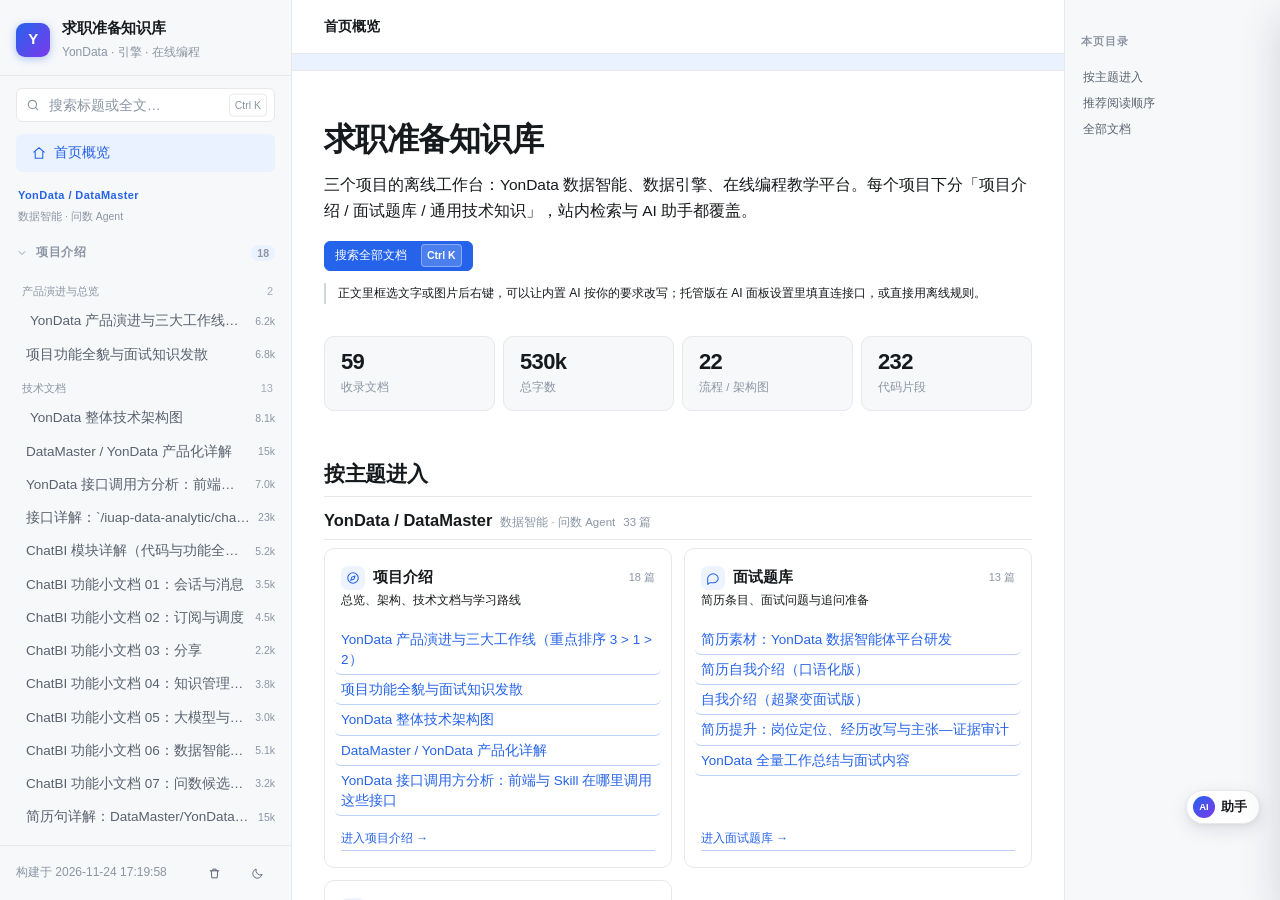
<file: index.html>
<!DOCTYPE html>
<html lang="zh-CN" data-theme="light">
<head>
<meta charset="utf-8">
<meta name="viewport" content="width=device-width, initial-scale=1">
<title>求职准备知识库</title>
<meta name="description" content="求职准备知识库：YonData 数据智能、数据引擎、在线编程教学平台三个项目，各分项目介绍、面试题库与通用技术知识。">
<link rel="icon" href="data:image/svg+xml,<svg xmlns='http://www.w3.org/2000/svg' viewBox='0 0 100 100'><rect width='100' height='100' rx='22' fill='%232563eb'/><text y='68' x='50' text-anchor='middle' font-size='52' font-family='sans-serif' font-weight='bold' fill='white'>Y</text></svg>">
<link rel="stylesheet" href="assets/app.css">
</head>
<body>

<div class="layout">

  <!-- ========== 侧边栏 ========== -->
  <aside class="sidebar" aria-label="文档目录">
    <div class="brand">
      <div class="brand-mark">Y</div>
      <div class="brand-text">
        <div class="brand-title">求职准备知识库</div>
        <div class="brand-sub">YonData · 引擎 · 在线编程</div>
      </div>
      <button id="navCloseBtn" class="btn ghost nav-close" type="button" aria-label="收起目录">
        <svg viewBox="0 0 24 24" fill="none" stroke="currentColor" stroke-width="1.8" stroke-linecap="round" aria-hidden="true"><path d="M6 6l12 12M18 6 6 18"/></svg>
      </button>
    </div>

    <div class="search-wrap">
      <svg class="search-icon" viewBox="0 0 24 24" fill="none" stroke="currentColor" stroke-width="2" stroke-linecap="round" aria-hidden="true">
        <circle cx="11" cy="11" r="7"/><path d="m20 20-3.5-3.5"/>
      </svg>
      <input id="search" class="search-input" type="search" placeholder="搜索标题或全文…" autocomplete="off" aria-label="搜索文档">
      <span class="search-kbd">Ctrl K</span>
    </div>

    <nav id="nav" class="nav-scroll" aria-label="文档列表"></nav>

    <div class="sidebar-foot">
      <span id="buildInfo" style="flex:1;overflow:hidden;text-overflow:ellipsis;white-space:nowrap"></span>
<button id="clearBtn" class="btn ghost" type="button" title="清除全部本地修改" aria-label="清除全部本地修改"></button>
      <button id="themeBtn" class="btn ghost" type="button" title="切换主题" aria-label="切换主题"></button>
    </div>
  </aside>

  <!-- 移动端抽屉遮罩：点一下就收起侧栏 -->
  <div id="navBackdrop" class="nav-backdrop" hidden></div>

  <!-- ========== 主内容 ========== -->
  <div class="main">
    <div class="progress"><div id="progressBar" class="progress-bar"></div></div>

    <div class="toolbar">
      <button id="menuBtn" class="btn ghost menu-btn" type="button" aria-label="打开目录">
        <svg viewBox="0 0 24 24" fill="none" stroke="currentColor" stroke-width="1.8" stroke-linecap="round"><path d="M4 6h16M4 12h16M4 18h16"/></svg>
      </button>
      <a id="backBtn" class="btn ghost back-btn" href="#/" aria-label="返回首页" style="display:none">
        <svg viewBox="0 0 24 24" fill="none" stroke="currentColor" stroke-width="1.8" stroke-linecap="round" stroke-linejoin="round"><path d="M19 12H5"/><path d="m11 18-6-6 6-6"/></svg>
        返回
      </a>
      <div id="crumb" class="crumb"></div>
      <div class="toolbar-spacer"></div>

      <button id="editBtn" class="btn" type="button">
        <svg viewBox="0 0 24 24" fill="none" stroke="currentColor" stroke-width="1.8" stroke-linecap="round" stroke-linejoin="round"><path d="M4 20h4l10-10-4-4L4 16z"/><path d="m14 6 4 4"/></svg>
        编辑
      </button>
      <button id="resetBtn" class="btn ghost" type="button" style="display:none">
        <svg viewBox="0 0 24 24" fill="none" stroke="currentColor" stroke-width="1.8" stroke-linecap="round" stroke-linejoin="round"><path d="M4 4v6h6"/><path d="M20 10a8 8 0 0 0-14-4L4 8"/></svg>
        还原
      </button>
      <button id="saveBtn" class="btn primary" type="button" style="display:none">
        <svg viewBox="0 0 24 24" fill="none" stroke="currentColor" stroke-width="1.8" stroke-linecap="round" stroke-linejoin="round"><path d="M5 4h11l3 3v13H5z"/><path d="M9 4v6h6V4"/></svg>
        保存
      </button>
      <button id="cancelBtn" class="btn ghost" type="button" style="display:none">取消</button>
      <button id="exportBtn" class="btn" type="button" style="display:none">
        <svg viewBox="0 0 24 24" fill="none" stroke="currentColor" stroke-width="1.8" stroke-linecap="round" stroke-linejoin="round"><path d="M12 3v12"/><path d="m7 11 5 5 5-5"/><path d="M4 21h16"/></svg>
        导出
      </button>
    </div>

    <div id="editBanner" class="edit-banner" style="display:none"></div>
    <div id="aiUndo" class="ai-undo" hidden></div>

    <div id="scroll" class="scroll-area">
      <article id="content" class="content" aria-live="polite"></article>
      <nav id="pager" class="pager" aria-label="上下篇导航"></nav>
      <footer style="max-width:880px;margin:0 auto 56px;padding:0 32px;display:flex;gap:16px;flex-wrap:wrap;font-size:12px;color:var(--text-dim)" id="docMeta"></footer>
    </div>
  </div>

  <!-- ========== 右侧目录 ========== -->
  <aside id="toc" class="toc" aria-label="本页目录"></aside>

</div>

<!-- ========== AI 改写：右侧面板 ========== -->
<aside id="aiPanel" class="ai-panel" aria-label="AI 助手" aria-hidden="true">
  <header class="ai-head">
    <div class="ai-title">
      <span class="ai-mark" aria-hidden="true">AI</span>
      <span id="aiTitle">AI 助手</span>
      <span id="aiMode" class="ai-mode offline">本地规则</span>
    </div>
    <div class="ai-tools">
      <button id="aiHistBtn" class="ai-icon" type="button" title="对话历史">☰</button>
      <button id="aiDiff" class="ai-icon" type="button" aria-pressed="true" title="对比原文与改写">±</button>
      <button id="aiCfgBtn" class="ai-icon" type="button" title="模型设置">⚙</button>
      <button id="aiClose" class="ai-icon" type="button" title="关闭（Esc）">✕</button>
    </div>
  </header>

  <div id="aiTabs" class="ai-tabs" role="tablist">
    <button class="ai-tab on" type="button" role="tab" data-tab="chat" aria-selected="true">对话</button>
    <button class="ai-tab" type="button" role="tab" data-tab="rewrite" aria-selected="false">改写</button>
  </div>

  <!-- 对话 -->
  <section id="aiChatPane" class="ai-pane ai-chat-pane">
    <div id="aiChatLog" class="ai-chat-log">
      <div class="ai-chat-empty">
        <p class="ace-title">这个助手会自己查资料</p>
        <p>问它三个项目里的具体内容，它会先用搜索和阅读工具核对，再回答，并标出「文档 · 第 N 行」。</p>
        <div class="ace-chips">
          <button class="ace-chip" type="button" data-ask="把简历里 DataMaster 相关的能力整理成四条 STAR 要点，每条附证据位置">整理简历 STAR 要点</button>
          <button class="ace-chip" type="button" data-ask="面试很可能追问哪些点？按「问题 + 我该怎么答 + 依据在哪」列出来">预测面试追问</button>
          <button class="ace-chip" type="button" data-ask="通读知识库，找出三处说法不一致或证据不足的地方">检查口径一致性</button>
          <button class="ace-chip" type="button" data-ask="我这段经历怎么讲成一条线？先给主线，再给三处可以展开的细节">讲成一条主线</button>
        </div>
      </div>
    </div>
    <div id="aiChatCtx" class="ai-chat-ctx" hidden></div>
    <div class="ai-composer">
      <textarea id="aiInput" class="ai-input" rows="1" placeholder="问点什么，或让它去查资料…（Enter 发送，Shift+Enter 换行）"></textarea>
      <div class="ai-composer-bar">
        <span id="aiRunState" class="ai-run-state"></span>
        <button id="aiStop" class="btn ghost sm" type="button" hidden>停止</button>
        <button id="aiSendChat" class="btn primary sm" type="button">发送</button>
      </div>
    </div>
  </section>

  <!-- 改写 -->
  <section id="aiRewritePane" class="ai-pane" hidden>
  <div id="aiCfg" class="ai-cfg" hidden>
    <label class="ai-field">
      <span>模式</span>
      <select id="cfgMode">
        <option value="direct">直连接口（OpenAI 兼容）</option>
        <option value="offline">只用离线规则</option>
      </select>
    </label>
    <label class="ai-field" id="rowDirect">
      <span>API 地址</span>
      <input id="cfgBase" type="text" placeholder="https://api.openai.com/v1" autocomplete="off">
    </label>
    <label class="ai-field" id="rowDirectModel">
      <span>模型名</span>
      <input id="cfgModel" type="text" placeholder="留空用默认" autocomplete="off">
    </label>
    <label class="ai-field" id="rowDirectKey">
      <span>API Key</span>
      <input id="cfgKey" type="password" placeholder="仅存本机 localStorage" autocomplete="off">
    </label>
    <p class="ai-cfg-tip">
      托管版没有本地服务：想用大模型请在这里填「直连接口」（OpenAI 兼容），不填则退化为离线规则改写。
    </p>
    <div class="ai-cfg-actions">
      <button id="cfgSave" class="btn primary" type="button">保存并检测</button>
      <button id="cfgCancel" class="btn ghost" type="button">取消</button>
    </div>
  </div>

  <section class="ai-sec">
    <div class="ai-sec-head">选中内容 <span id="aiSrcMeta" class="ai-meta"></span></div>
    <div id="aiSource" class="ai-source"><p class="ai-empty">框选正文、代码或图片后右键，写下你的要求。</p></div>
  </section>

  <section class="ai-sec ai-sec-grow">
    <div class="ai-sec-head">改写结果 <span id="aiResMeta" class="ai-meta"></span></div>
    <div id="aiResult" class="ai-result"><p class="ai-empty">还没有改写。先在上面的浮层里写要求，回车发送。</p></div>
  </section>

  <footer class="ai-foot">
    <button id="aiReplace" class="btn primary" type="button" disabled>覆盖原文</button>
    <button id="aiCopy" class="btn" type="button" disabled>复制结果</button>
    <button id="aiRetry" class="btn ghost" type="button" disabled>重试</button>
    <span class="ai-foot-note">覆盖只写本地版本，源文件不动</span>
  </footer>
  </section>

  <!-- 对话历史 -->
  <section id="aiHistPane" class="ai-pane ai-hist-pane" hidden>
    <div class="ai-hist-head">
      <span>对话历史</span>
      <button id="aiHistNew" class="btn sm" type="button">新对话</button>
    </div>
    <div id="aiHistList" class="ai-hist-list"></div>
  </section>
</aside>

<!-- ========== AI 改写：浮层输入卡 ========== -->
<div id="aiCard" class="ai-card" role="dialog" aria-label="AI 改写要求" hidden>
  <div class="ai-card-head">
    <span id="aiCardSel">已选</span>
    <button id="aiCardClose" class="ai-icon" type="button" title="关闭">✕</button>
  </div>
  <div id="aiChips" class="ai-chips"></div>
  <textarea id="aiAsk" class="ai-ask" rows="3" placeholder="告诉 AI 怎么改，例如：再口语一点，控制在三句以内"></textarea>
  <div class="ai-card-foot">
    <span id="aiHint" class="ai-hint">回车发送</span>
    <button id="aiSend" class="btn primary" type="button">发送</button>
  </div>
</div>

<button id="aiFab" class="ai-fab" type="button" hidden>AI 改写</button>

<button id="aiOpen" class="ai-open-fab" type="button" title="打开 AI 助手" aria-label="打开 AI 助手">
  <span class="aof-mark">AI</span>
  <span class="aof-text">助手</span>
</button>

<button id="fab" class="fab" type="button" aria-label="回到顶部">
  <svg viewBox="0 0 24 24" fill="none" stroke="currentColor" stroke-width="2" stroke-linecap="round" stroke-linejoin="round"><path d="M12 19V5"/><path d="m6 11 6-6 6 6"/></svg>
</button>

<script>window.KB_STATIC = true;</script>
<script src="content.js"></script>
<script src="assets/markdown.js"></script>
<script src="assets/agent.js"></script>
<script src="assets/ai.js"></script>
<script src="assets/app.js"></script>
<script>
  (function () {
    var C = window.KB_CONTENT;
    if (C && C.generatedAt) {
      document.getElementById("buildInfo").textContent = "构建于 " + C.generatedAt.replace("T", " ");
    }
  })();
</script>
</body>
</html>
</file>
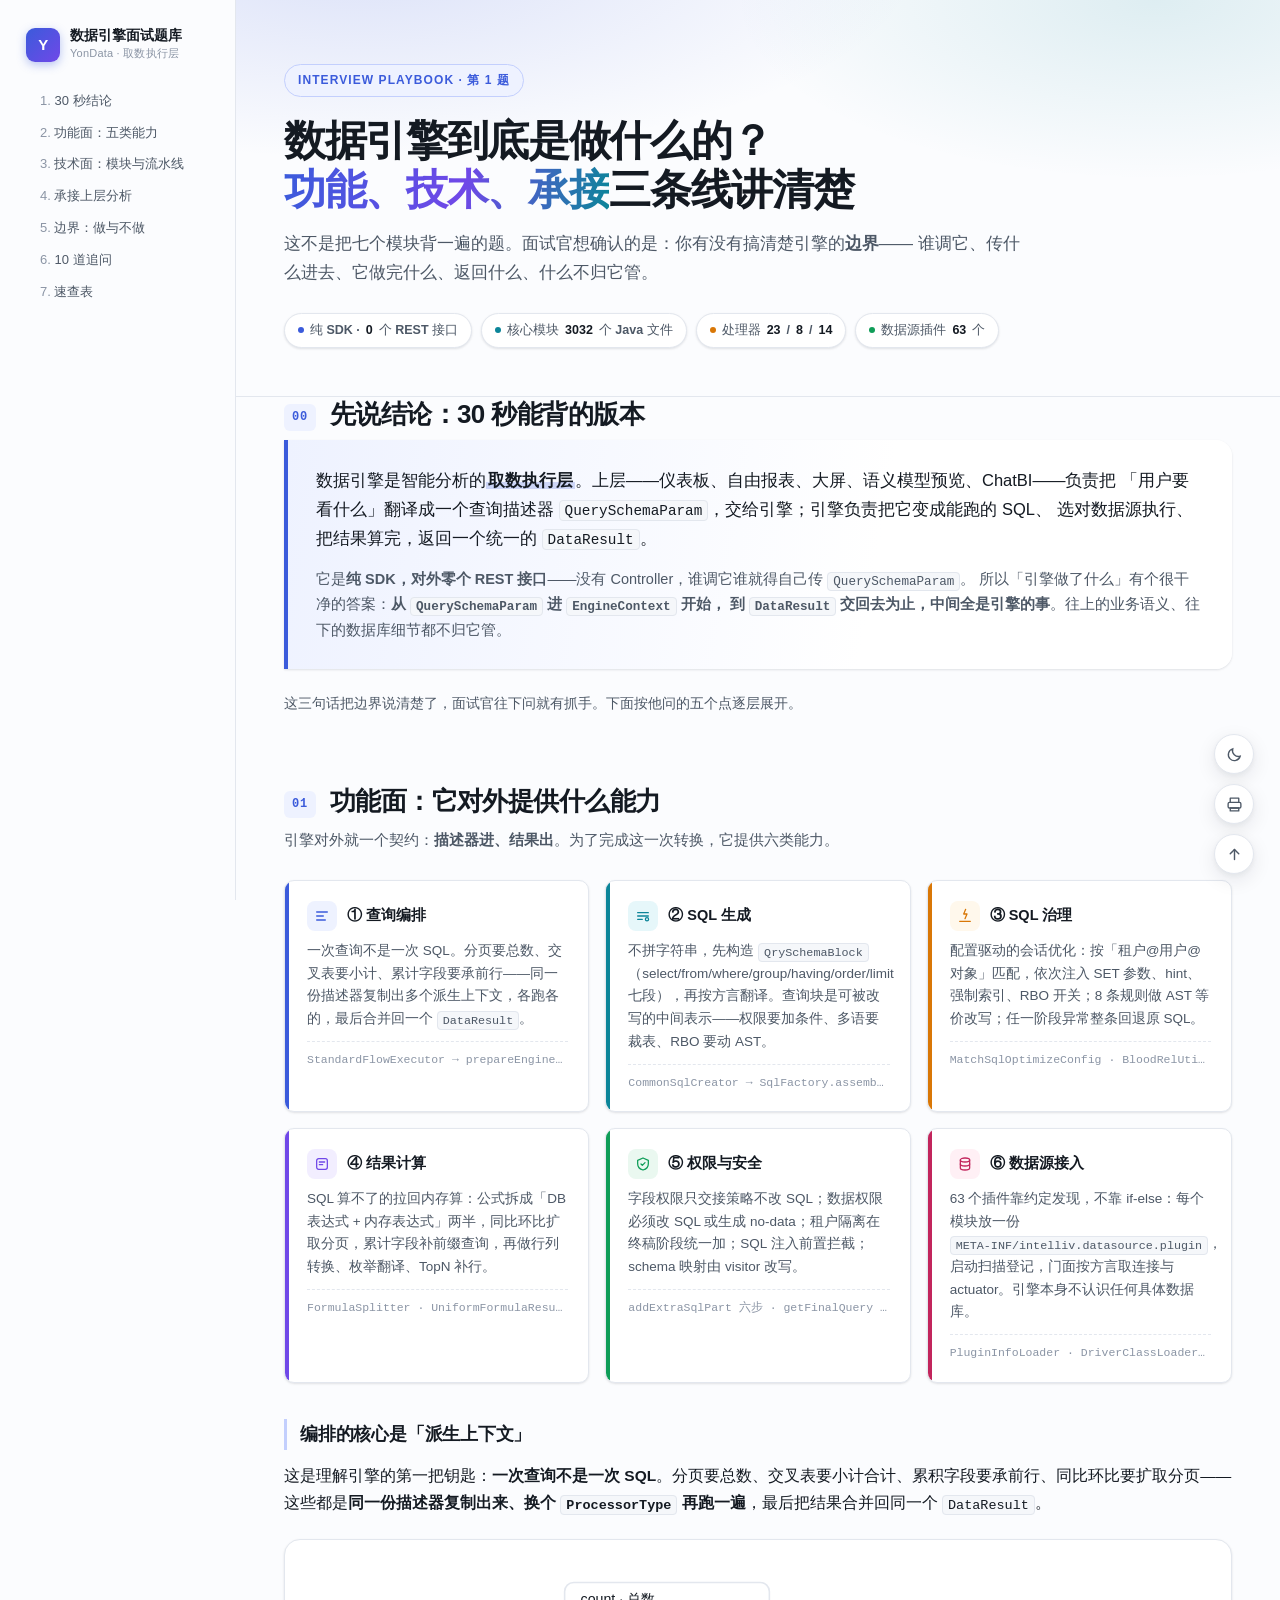
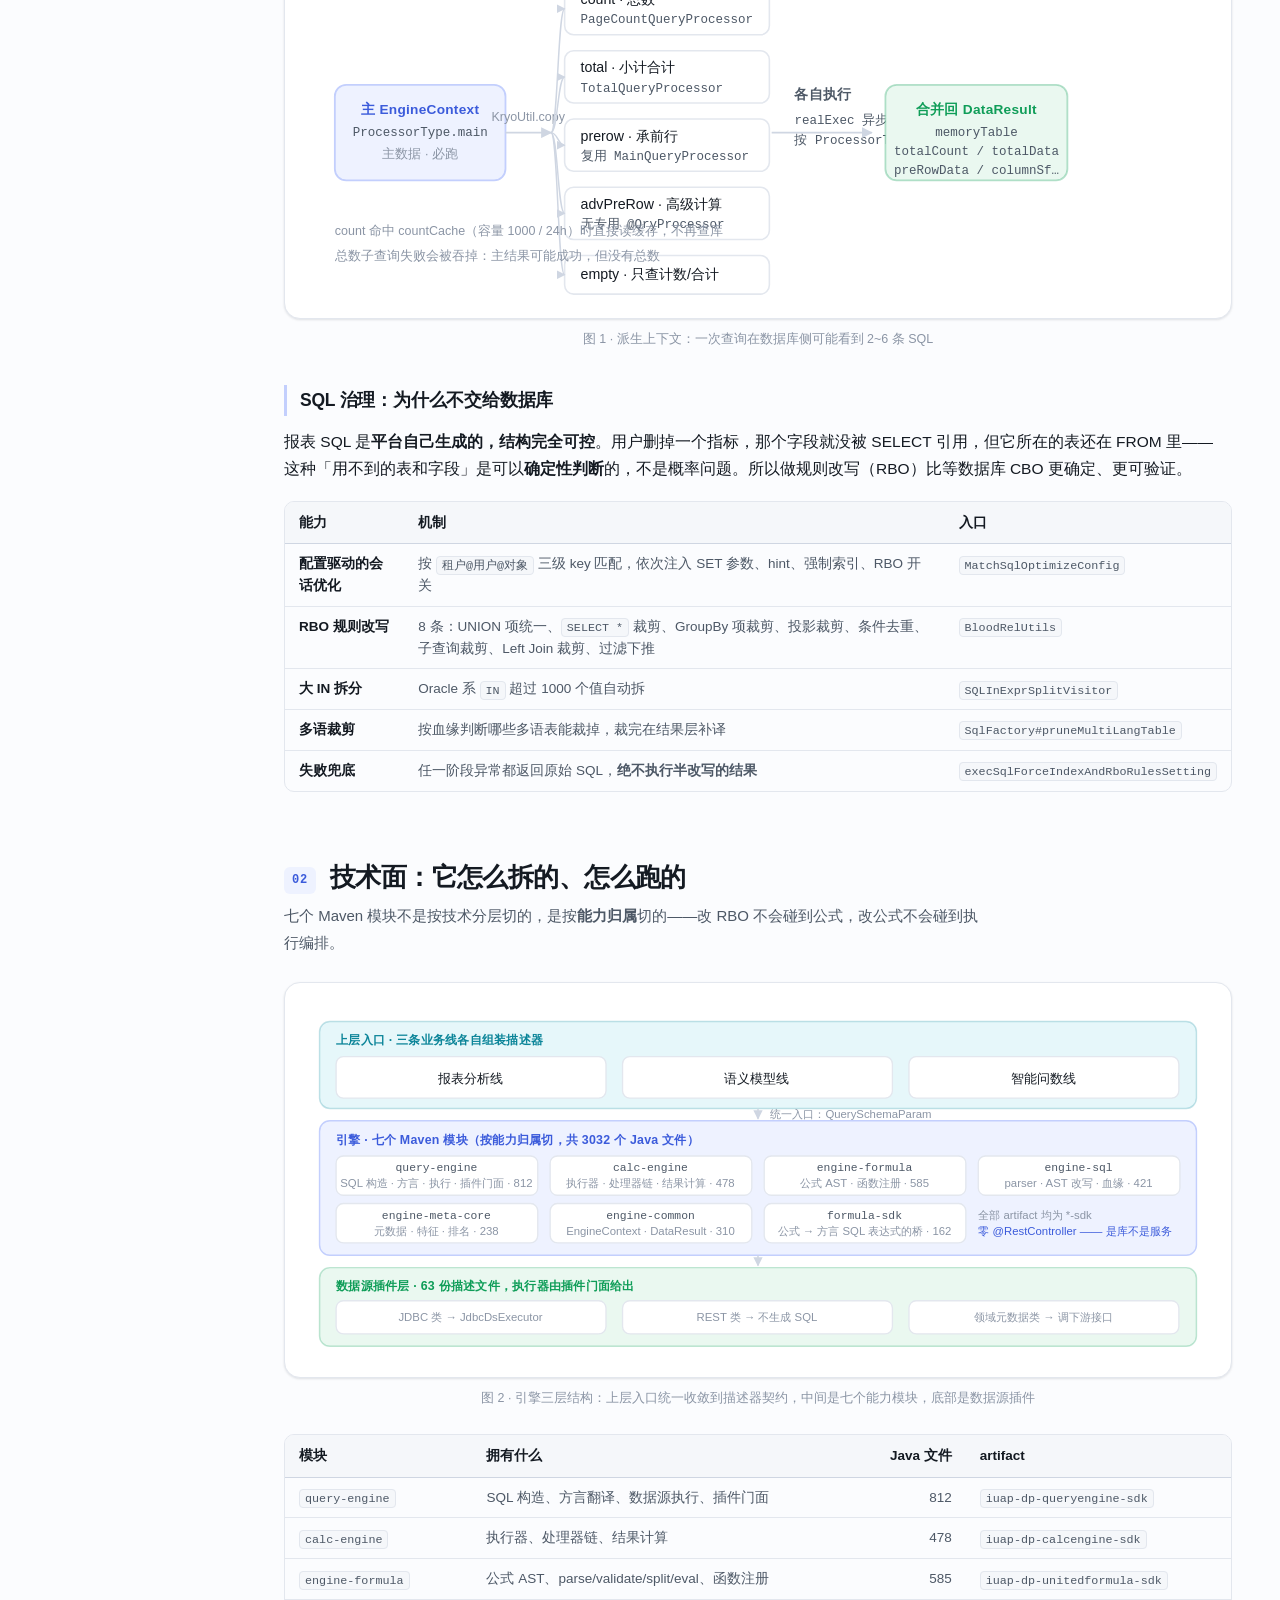
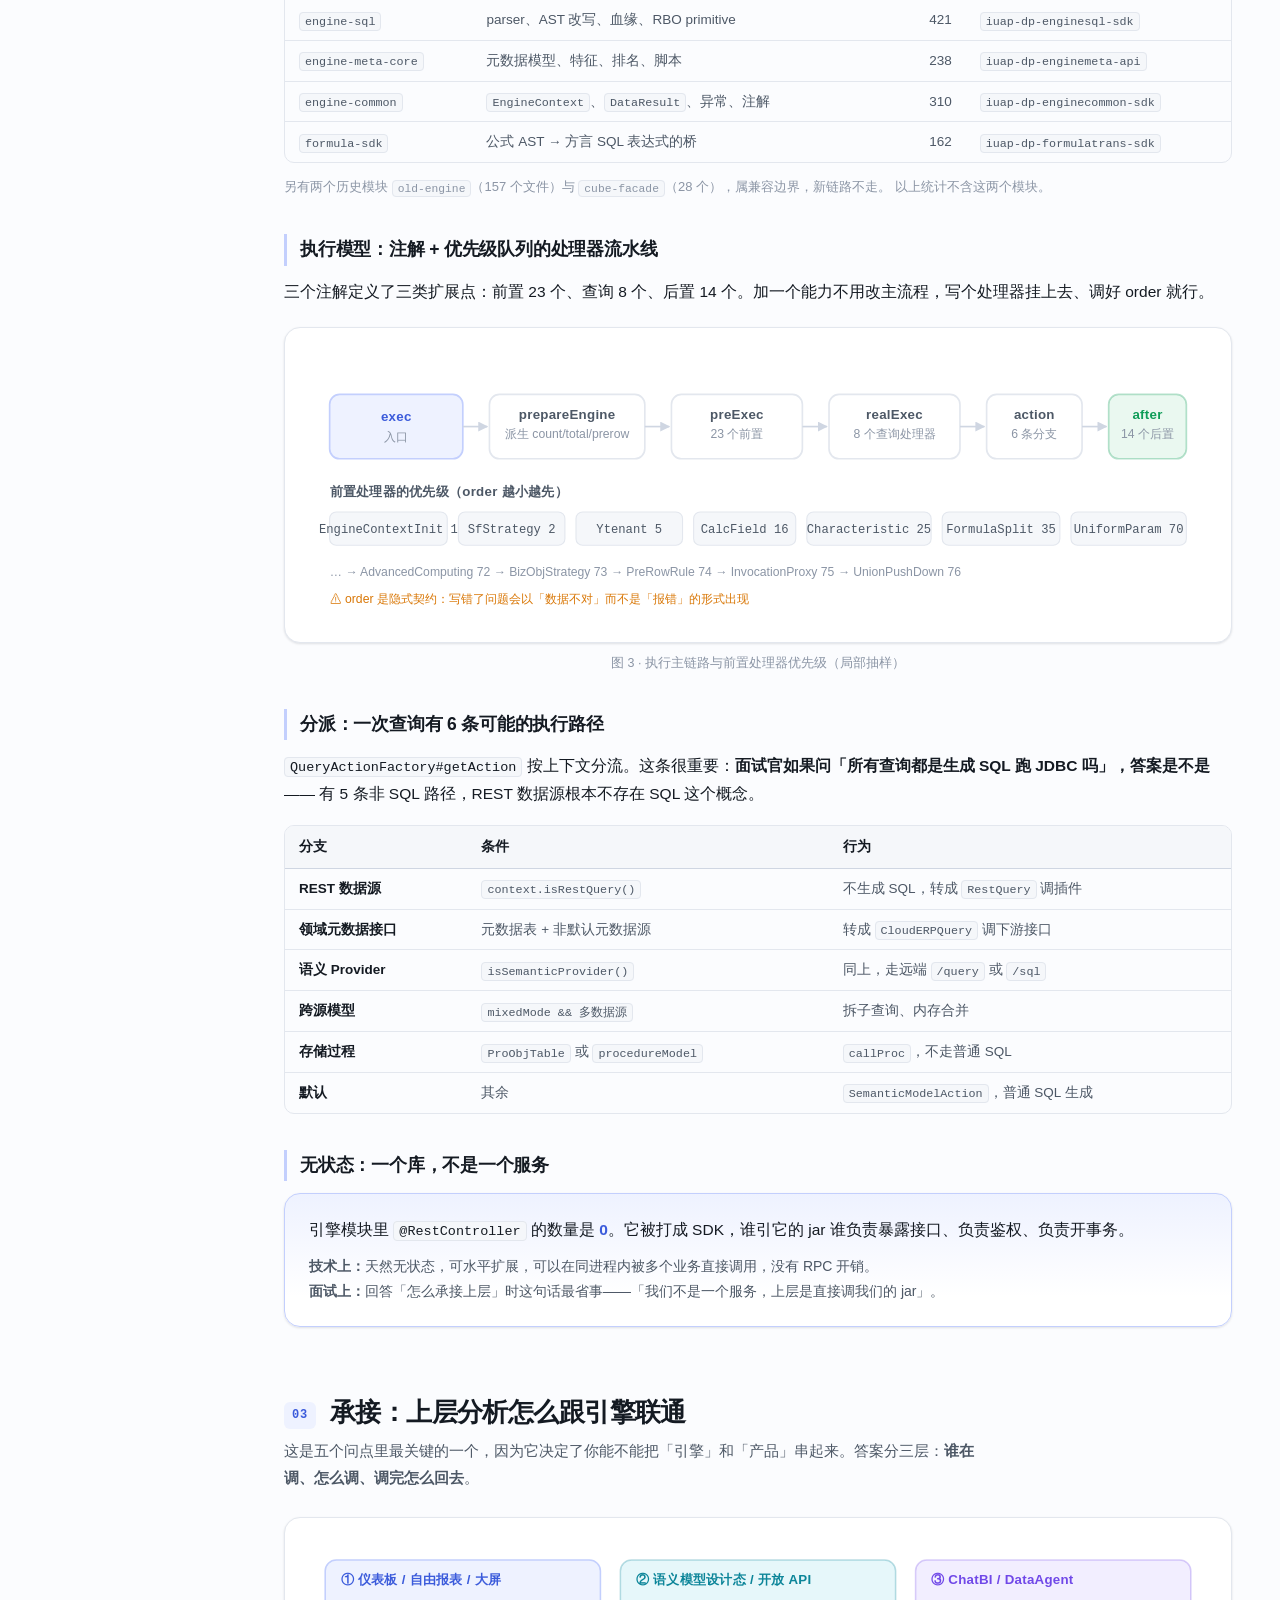
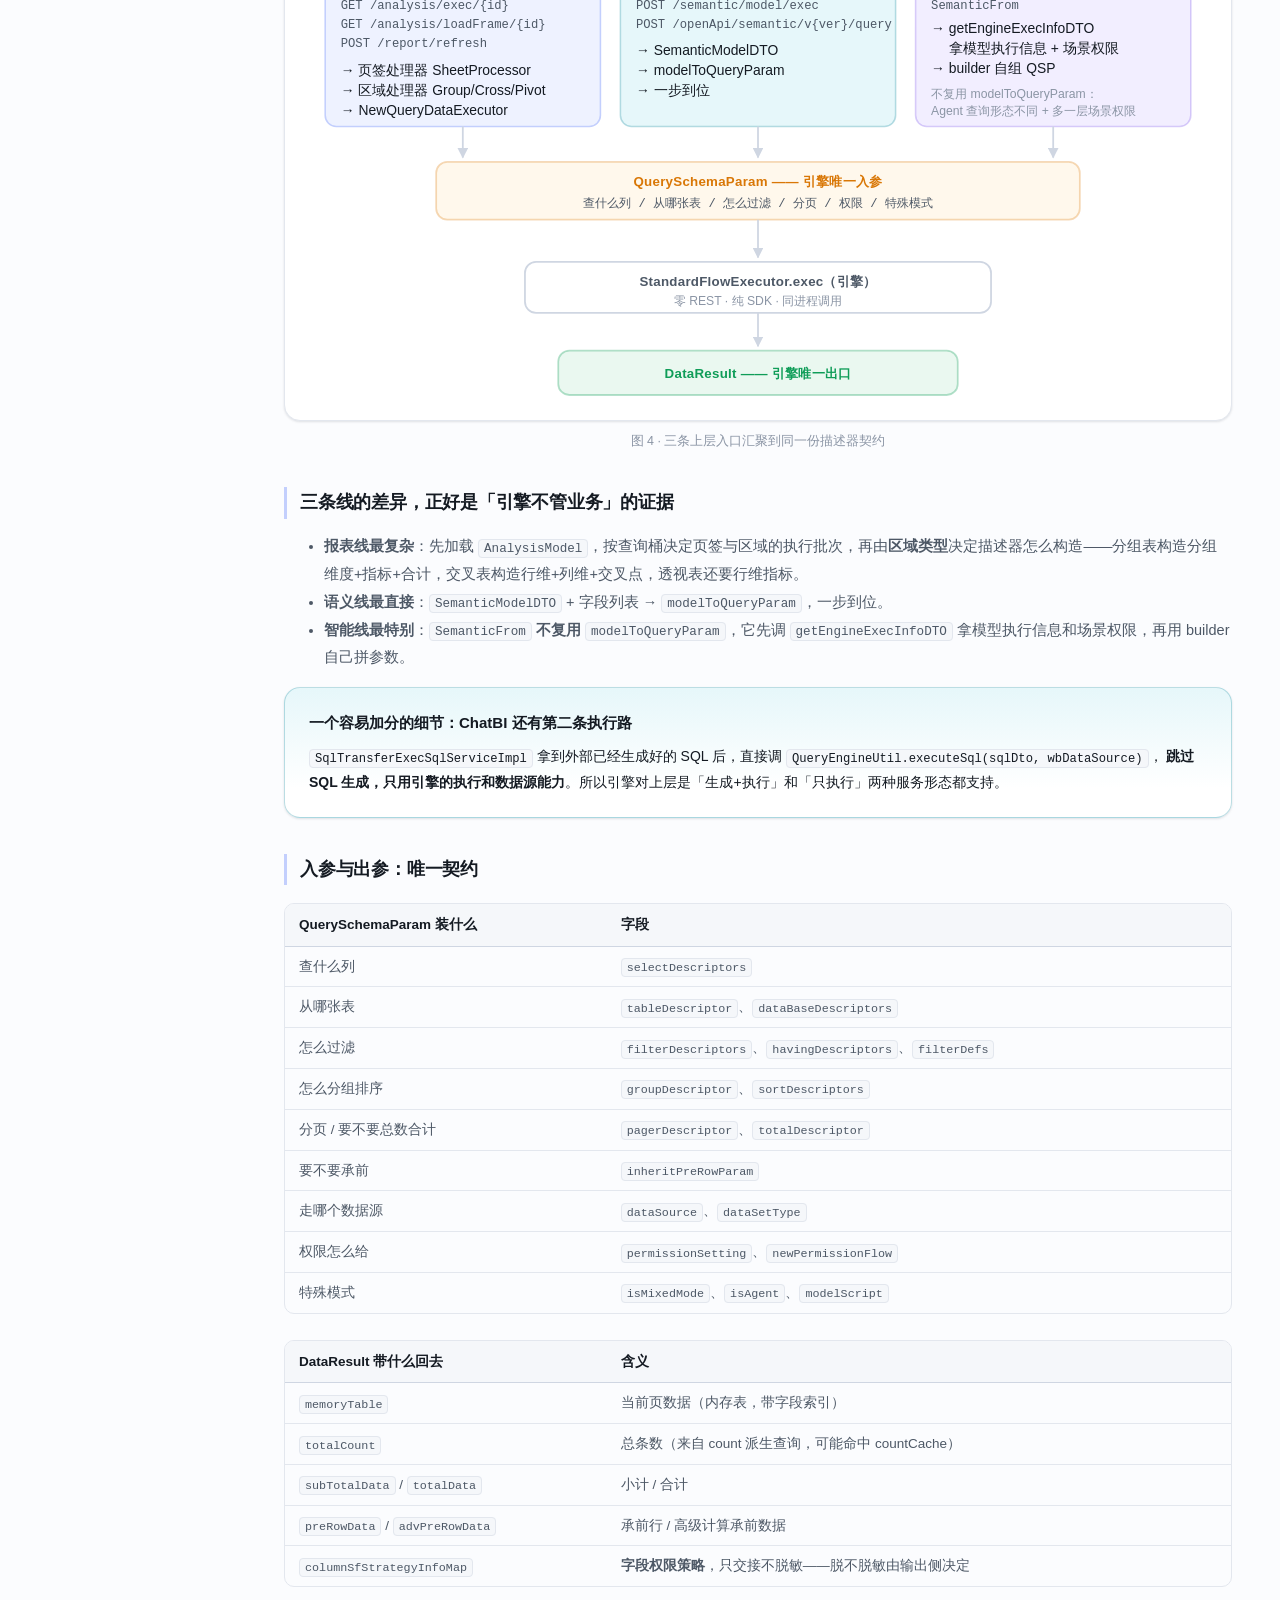
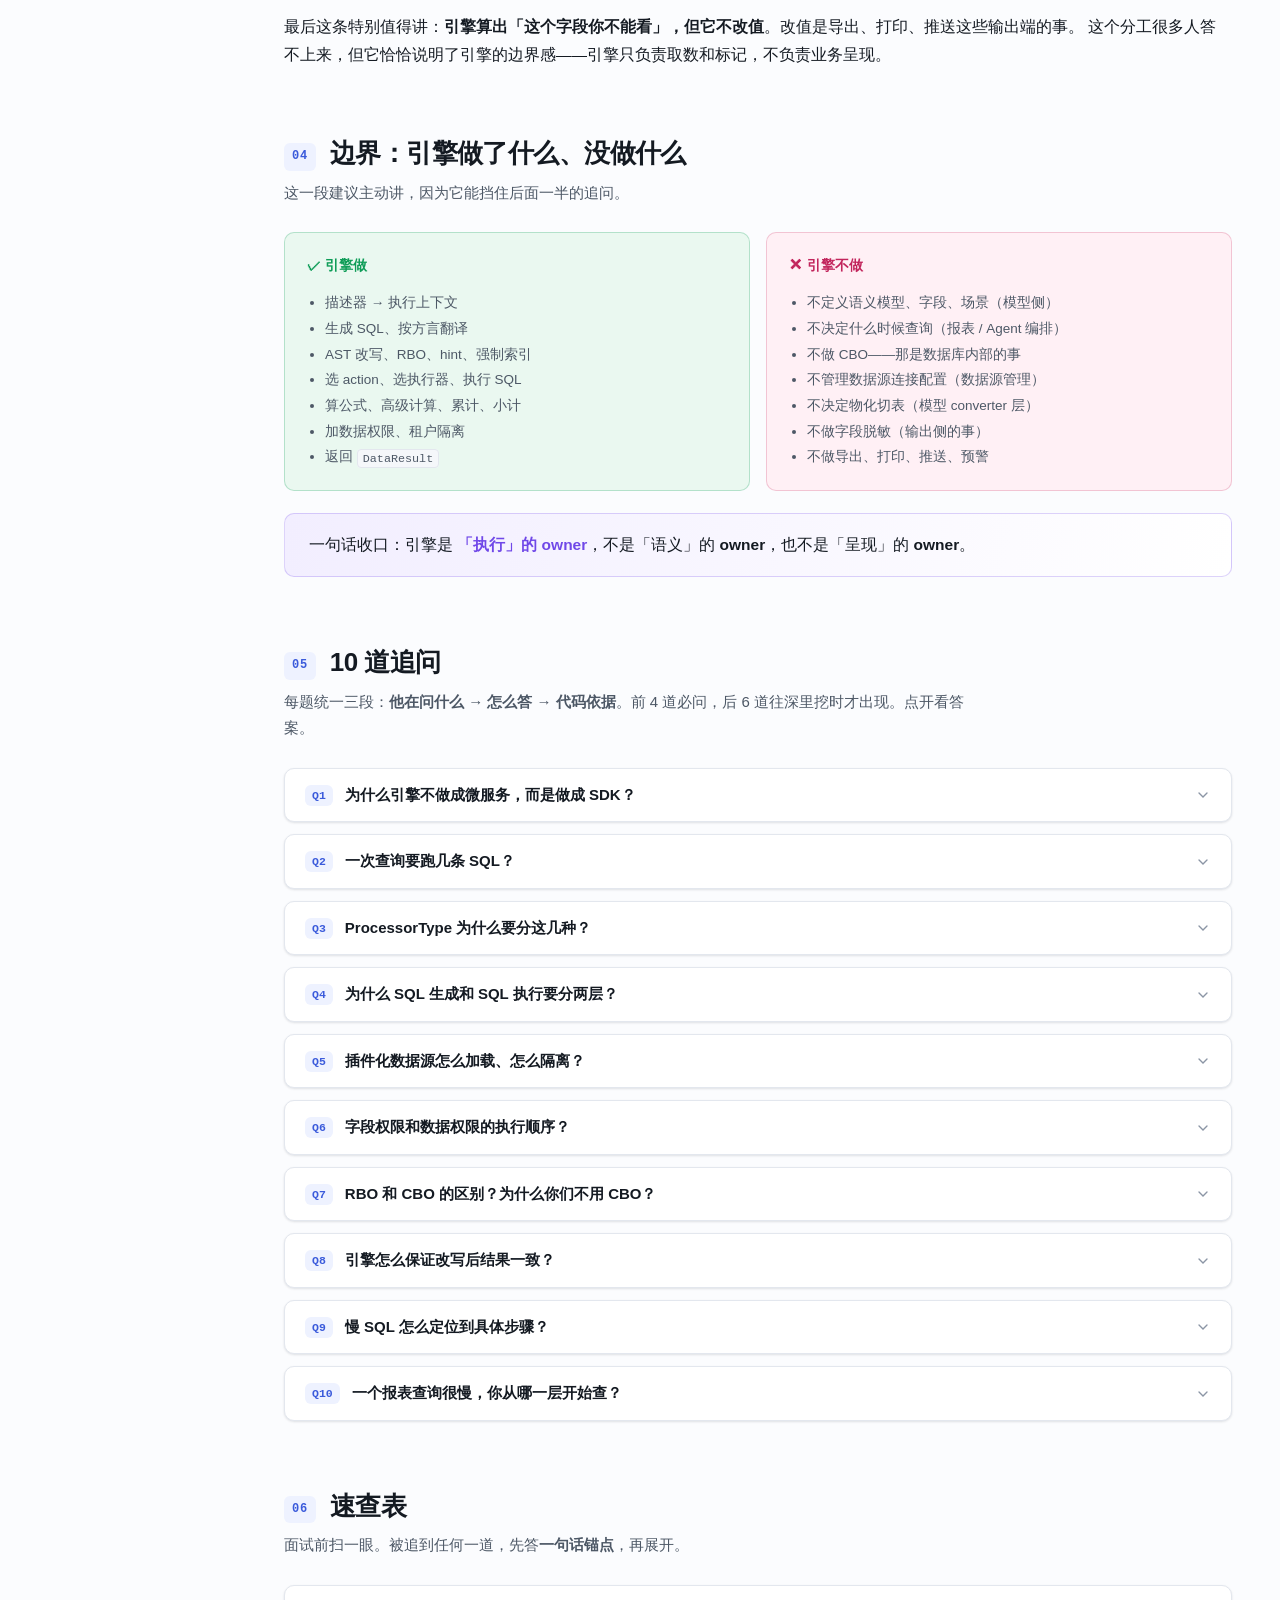
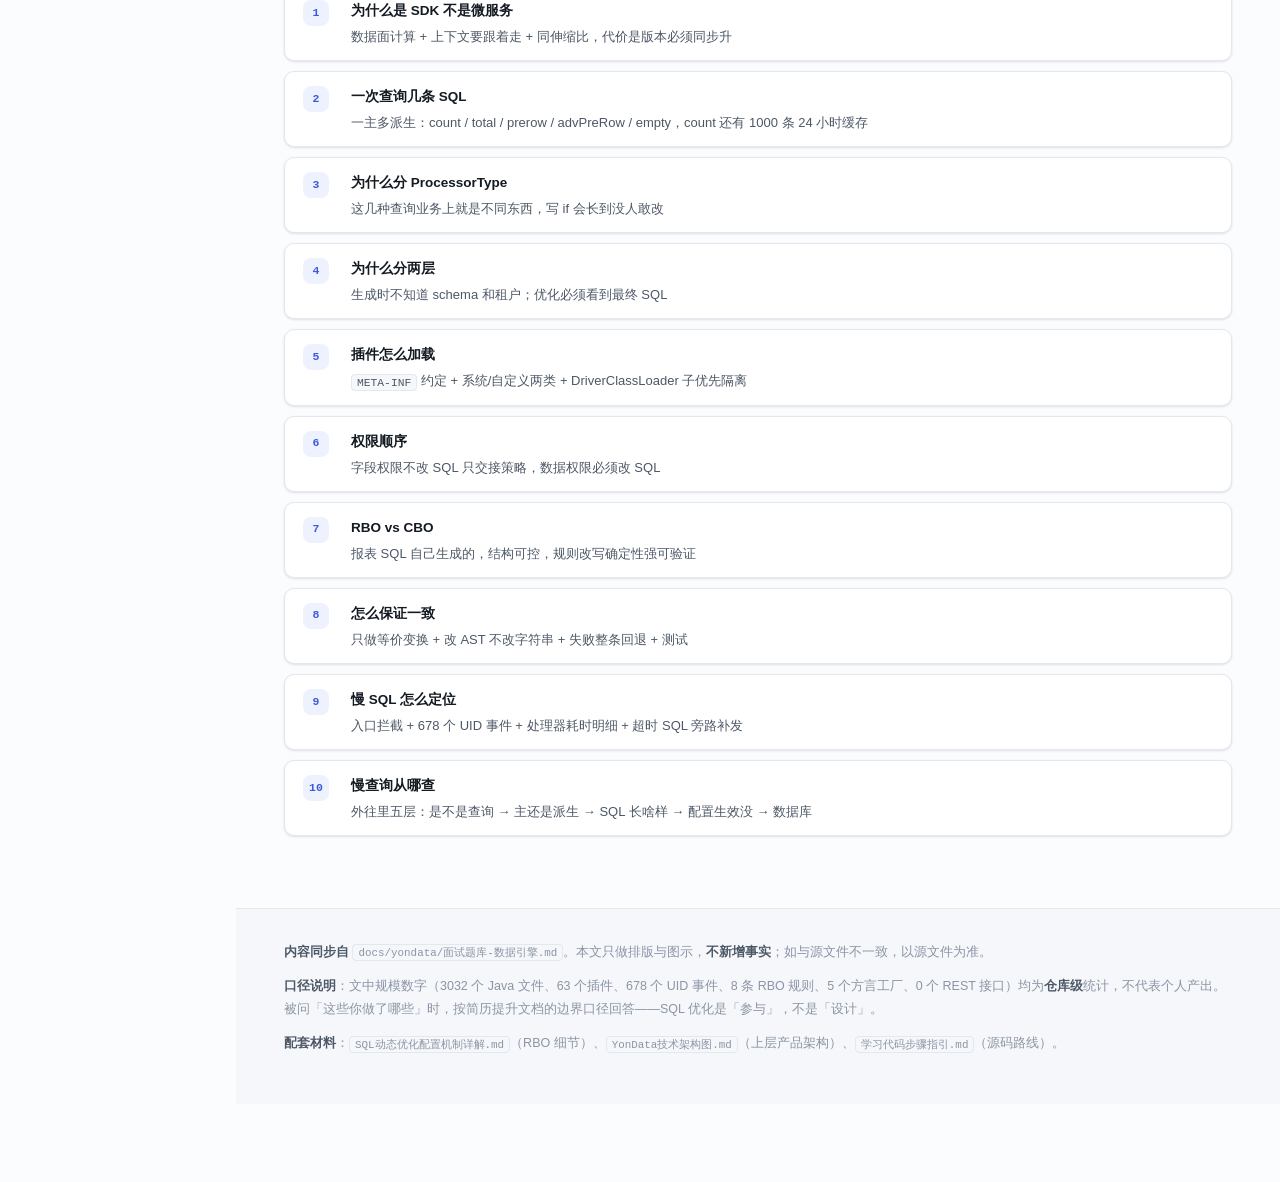
<file: standalone/interview-data-engine.html>
<!DOCTYPE html>
<html lang="zh-CN" data-theme="light">
<head>
<meta charset="utf-8">
<meta name="viewport" content="width=device-width, initial-scale=1">
<title>数据引擎面试题库 · YonData</title>
<meta name="description" content="数据引擎面试题库：功能面、技术面、承接上层分析的三条入口、边界与 10 道追问，含 6 张架构图。">
<style>
/* ============================================================
   令牌
   ============================================================ */
:root{
  --sans:-apple-system,BlinkMacSystemFont,"Segoe UI","PingFang SC","Hiragino Sans GB","Microsoft YaHei",sans-serif;
  --mono:"JetBrains Mono","Cascadia Code",Consolas,"SF Mono",monospace;

  --bg:#fbfcfe;
  --surface:#ffffff;
  --surface-2:#f5f7fa;
  --border:#e3e7ee;
  --border-strong:#cfd6e2;
  --text:#141a22;
  --text-2:#4d5866;
  --text-3:#8b95a5;

  --indigo:#3b5bdb;
  --indigo-soft:#eef2ff;
  --indigo-line:#c3cffd;
  --teal:#0c8599;
  --teal-soft:#e6f7fa;
  --amber:#d97706;
  --amber-soft:#fff8ec;
  --rose:#c2255c;
  --rose-soft:#fff0f5;
  --green:#0f9d58;
  --green-soft:#eaf8f0;
  --violet:#7048e8;
  --violet-soft:#f2eeff;

  --r-sm:6px; --r-md:10px; --r-lg:16px;
  --sh-1:0 1px 2px rgba(16,24,40,.05),0 1px 3px rgba(16,24,40,.07);
  --sh-2:0 6px 20px rgba(16,24,40,.09),0 2px 6px rgba(16,24,40,.05);
  --sh-3:0 20px 50px rgba(16,24,40,.16);
}
[data-theme="dark"]{
  --bg:#0c0f14; --surface:#141922; --surface-2:#101620;
  --border:#232c3a; --border-strong:#35414f;
  --text:#e7ebf1; --text-2:#a6b1c0; --text-3:#6d7889;
  --indigo:#7aa2ff; --indigo-soft:#16203a; --indigo-line:#2b3f6b;
  --teal:#4dd4e8; --teal-soft:#0f2b31;
  --amber:#fbbf24; --amber-soft:#2b2313;
  --rose:#ff7aa8; --rose-soft:#2c1320;
  --green:#4ade80; --green-soft:#12291c;
  --violet:#b197fc; --violet-soft:#221a3a;
  --sh-1:0 1px 2px rgba(0,0,0,.5);
  --sh-2:0 8px 26px rgba(0,0,0,.55);
  --sh-3:0 24px 60px rgba(0,0,0,.7);
}
*{box-sizing:border-box}
html{scroll-behavior:smooth}
body{
  margin:0;background:var(--bg);color:var(--text);
  font-family:var(--sans);font-size:15.5px;line-height:1.78;
  -webkit-font-smoothing:antialiased;
}
::selection{background:rgba(59,91,219,.22)}

/* ============================================================
   布局
   ============================================================ */
.shell{display:grid;grid-template-columns:236px minmax(0,1fr);gap:0;max-width:1360px;margin:0 auto}
@media(max-width:1080px){.shell{grid-template-columns:minmax(0,1fr)}.rail{display:none}}

.rail{
  position:sticky;top:0;align-self:start;height:100vh;overflow-y:auto;
  padding:26px 18px 40px 26px;border-right:1px solid var(--border);
  font-size:13px;
}
.rail-brand{display:flex;align-items:center;gap:10px;margin-bottom:22px}
.rail-mark{
  width:34px;height:34px;border-radius:9px;display:grid;place-items:center;
  background:linear-gradient(135deg,var(--indigo),var(--violet));color:#fff;
  font-weight:700;font-size:15px;letter-spacing:-.5px;box-shadow:0 3px 10px rgba(59,91,219,.35)
}
.rail-title{font-weight:700;font-size:14px;line-height:1.3}
.rail-sub{font-size:11px;color:var(--text-3);letter-spacing:.02em}
.rail ol{list-style:none;margin:0;padding:0;counter-reset:s}
.rail li{counter-increment:s}
.rail a{
  display:block;padding:6px 10px 6px 12px;margin:1px 0;border-radius:var(--r-sm);
  color:var(--text-2);text-decoration:none;border-left:2px solid transparent;
  line-height:1.45;transition:.14s
}
.rail a::before{content:counter(s) ". ";color:var(--text-3);font-variant-numeric:tabular-nums}
.rail a:hover{background:var(--surface-2);color:var(--text)}
.rail a.active{background:var(--indigo-soft);color:var(--indigo);font-weight:600;border-left-color:var(--indigo)}

.page{min-width:0;padding:0 48px 96px}
@media(max-width:1080px){.page{padding:0 22px 72px}}

/* ============================================================
   浮动控件
   ============================================================ */
.fab{
  position:fixed;right:26px;bottom:26px;display:flex;flex-direction:column;gap:10px;z-index:40
}
.fab button{
  width:40px;height:40px;border-radius:50%;border:1px solid var(--border);
  background:var(--surface);color:var(--text-2);cursor:pointer;
  display:grid;place-items:center;box-shadow:var(--sh-2);transition:.16s
}
.fab button:hover{color:var(--indigo);border-color:var(--indigo);transform:translateY(-2px)}
.fab svg{width:17px;height:17px}

/* ============================================================
   Hero
   ============================================================ */
.hero{
  margin:0 -48px 0;padding:64px 48px 48px;
  background:
    radial-gradient(900px 320px at 12% -10%,rgba(59,91,219,.16),transparent 62%),
    radial-gradient(700px 300px at 88% 0%,rgba(12,133,153,.12),transparent 60%);
  border-bottom:1px solid var(--border);
}
@media(max-width:1080px){.hero{margin:0 -22px;padding:44px 22px 36px}}
.hero-eyebrow{
  display:inline-flex;align-items:center;gap:8px;
  font-size:12px;font-weight:650;letter-spacing:.09em;text-transform:uppercase;
  color:var(--indigo);background:var(--indigo-soft);
  border:1px solid var(--indigo-line);border-radius:99px;padding:5px 13px;margin-bottom:20px
}
.hero h1{
  font-size:42px;line-height:1.16;letter-spacing:-.032em;font-weight:750;
  margin:0 0 14px;max-width:19em
}
@media(max-width:700px){.hero h1{font-size:29px}}
.hero h1 em{
  font-style:normal;
  background:linear-gradient(100deg,var(--indigo),var(--violet) 55%,var(--teal));
  -webkit-background-clip:text;background-clip:text;color:transparent
}
.hero-lead{font-size:17px;color:var(--text-2);max-width:44em;margin:0 0 26px;line-height:1.72}
.badges{display:flex;flex-wrap:wrap;gap:9px}
.badge{
  display:inline-flex;align-items:center;gap:6px;
  font-size:12.5px;font-weight:550;color:var(--text-2);
  background:var(--surface);border:1px solid var(--border);
  border-radius:99px;padding:5px 13px;box-shadow:var(--sh-1)
}
.badge b{color:var(--text);font-weight:650;font-variant-numeric:tabular-nums}
.badge .dot{width:6px;height:6px;border-radius:50%;background:var(--indigo)}
.badge.t .dot{background:var(--teal)}
.badge.a .dot{background:var(--amber)}
.badge.g .dot{background:var(--green)}

/* ============================================================
   章节
   ============================================================ */
section{margin:0 0 68px;scroll-margin-top:24px}
.sec-head{display:flex;align-items:baseline;gap:14px;margin:0 0 6px}
.sec-num{
  font-family:var(--mono);font-size:12px;font-weight:700;letter-spacing:.06em;
  color:var(--indigo);background:var(--indigo-soft);
  border-radius:6px;padding:3px 8px;flex-shrink:0;transform:translateY(-3px)
}
.sec-head h2{
  font-size:26px;line-height:1.32;letter-spacing:-.022em;font-weight:700;margin:0
}
@media(max-width:700px){.sec-head h2{font-size:21px}}
.sec-desc{color:var(--text-2);margin:0 0 26px;max-width:47em;font-size:15px}

h3{
  font-size:17.5px;font-weight:660;letter-spacing:-.012em;
  margin:36px 0 12px;padding-left:13px;border-left:3px solid var(--indigo-line)
}
h4{font-size:15px;font-weight:660;margin:24px 0 8px;color:var(--text)}
p{margin:0 0 15px}
a{color:var(--indigo)}
strong{font-weight:660}
code{
  font-family:var(--mono);font-size:.87em;padding:1.5px 5px;
  background:var(--surface-2);border:1px solid var(--border);border-radius:4px;
  white-space:nowrap
}

/* ============================================================
   卡片
   ============================================================ */
.card{
  background:var(--surface);border:1px solid var(--border);
  border-radius:var(--r-lg);padding:22px 24px;box-shadow:var(--sh-1);
  margin:0 0 16px
}
.card.hl{
  background:linear-gradient(180deg,var(--indigo-soft),var(--surface) 78%);
  border-color:var(--indigo-line)
}
.card.teal{background:linear-gradient(180deg,var(--teal-soft),var(--surface) 78%);border-color:rgba(12,133,153,.28)}
.card.amber{background:linear-gradient(180deg,var(--amber-soft),var(--surface) 78%);border-color:rgba(217,119,6,.26)}
.card h4{margin-top:0}

/* 30秒结论 */
.conclusion{
  border-left:4px solid var(--indigo);
  background:linear-gradient(100deg,var(--indigo-soft),var(--surface) 62%);
  border-radius:0 var(--r-lg) var(--r-lg) 0;
  padding:26px 28px;margin:0 0 22px;box-shadow:var(--sh-1)
}
.conclusion p{font-size:16.5px;line-height:1.75;margin:0 0 14px}
.conclusion p:last-child{margin:0;color:var(--text-2);font-size:14.5px}
.conclusion .k{
  background:linear-gradient(180deg,transparent 62%,rgba(59,91,219,.22) 62%);
  font-weight:650;padding:0 2px
}

/* 能力卡网格 */
.cap-grid{display:grid;grid-template-columns:repeat(auto-fit,minmax(280px,1fr));gap:16px;margin:22px 0 8px}
.cap{
  position:relative;background:var(--surface);border:1px solid var(--border);
  border-radius:var(--r-md);padding:20px 20px 18px 22px;box-shadow:var(--sh-1);
  transition:.18s;overflow:hidden
}
.cap::before{
  content:"";position:absolute;left:0;top:0;bottom:0;width:4px;background:var(--indigo)
}
.cap:nth-child(2)::before{background:var(--teal)}
.cap:nth-child(3)::before{background:var(--amber)}
.cap:nth-child(4)::before{background:var(--violet)}
.cap:nth-child(5)::before{background:var(--green)}
.cap:nth-child(6)::before{background:var(--rose)}
.cap:hover{transform:translateY(-2px);box-shadow:var(--sh-2);border-color:var(--border-strong)}
.cap-top{display:flex;align-items:center;gap:10px;margin-bottom:9px}
.cap-ic{
  width:30px;height:30px;border-radius:8px;display:grid;place-items:center;
  background:var(--indigo-soft);color:var(--indigo);flex-shrink:0
}
.cap:nth-child(2) .cap-ic{background:var(--teal-soft);color:var(--teal)}
.cap:nth-child(3) .cap-ic{background:var(--amber-soft);color:var(--amber)}
.cap:nth-child(4) .cap-ic{background:var(--violet-soft);color:var(--violet)}
.cap:nth-child(5) .cap-ic{background:var(--green-soft);color:var(--green)}
.cap:nth-child(6) .cap-ic{background:var(--rose-soft);color:var(--rose)}
.cap-ic svg{width:16px;height:16px}
.cap h5{margin:0;font-size:14.5px;font-weight:660}
.cap p{font-size:13.5px;line-height:1.68;color:var(--text-2);margin:0}
.cap .mini{
  display:block;margin-top:10px;font-family:var(--mono);font-size:11.5px;
  color:var(--text-3);border-top:1px dashed var(--border);padding-top:8px;
  overflow:hidden;text-overflow:ellipsis;white-space:nowrap
}

/* ============================================================
   代码块
   ============================================================ */
pre{
  position:relative;background:var(--surface-2);border:1px solid var(--border);
  border-radius:var(--r-md);padding:16px 18px;overflow-x:auto;
  font-family:var(--mono);font-size:12.8px;line-height:1.62;margin:16px 0 22px
}
pre code{background:none;border:0;padding:0;font-size:inherit;white-space:pre}
pre[data-lang]::before{
  content:attr(data-lang);position:absolute;top:0;right:0;
  font-size:10px;letter-spacing:.07em;text-transform:uppercase;color:var(--text-3);
  background:var(--surface);border-left:1px solid var(--border);border-bottom:1px solid var(--border);
  padding:1px 9px;border-radius:0 var(--r-md) 0 var(--r-sm)
}

/* ============================================================
   表格
   ============================================================ */
.tw{overflow-x:auto;margin:18px 0 26px;border:1px solid var(--border);border-radius:var(--r-md)}
table{width:100%;border-collapse:collapse;font-size:13.5px;line-height:1.6}
thead th{
  background:var(--surface-2);text-align:left;font-weight:660;color:var(--text);
  padding:10px 14px;border-bottom:1px solid var(--border-strong);white-space:nowrap
}
tbody td{padding:9px 14px;border-top:1px solid var(--border);color:var(--text-2);vertical-align:top}
tbody tr:hover td{background:var(--surface-2)}
tbody td strong{color:var(--text)}
.num{text-align:right;font-variant-numeric:tabular-nums}

/* ============================================================
   图
   ============================================================ */
figure{margin:22px 0 26px}
.fig{
  background:var(--surface);border:1px solid var(--border);border-radius:var(--r-lg);
  padding:22px 18px 14px;box-shadow:var(--sh-1);overflow-x:auto
}
.fig svg{display:block;width:100%;height:auto;min-width:620px}
figcaption{
  font-size:12.5px;color:var(--text-3);margin-top:10px;text-align:center;line-height:1.6
}
.svg-label{font-family:var(--sans);font-size:12.5px;fill:var(--text)}
.svg-label-sm{font-family:var(--sans);font-size:11px;fill:var(--text-3)}
.svg-mono{font-family:var(--mono);font-size:11px;fill:var(--text-2)}
.svg-title{font-family:var(--sans);font-size:12px;font-weight:650;fill:var(--text-2);letter-spacing:.02em}

/* ============================================================
   追问卡
   ============================================================ */
.qa{
  background:var(--surface);border:1px solid var(--border);border-radius:var(--r-md);
  margin:0 0 12px;box-shadow:var(--sh-1);overflow:hidden;transition:.16s
}
.qa[open]{box-shadow:var(--sh-2);border-color:var(--border-strong)}
.qa summary{
  display:flex;align-items:center;gap:12px;cursor:pointer;list-style:none;
  padding:15px 20px;font-size:15px;font-weight:620;line-height:1.5;
  user-select:none;transition:.14s
}
.qa summary::-webkit-details-marker{display:none}
.qa summary:hover{background:var(--surface-2)}
.qa-num{
  font-family:var(--mono);font-size:11.5px;font-weight:700;color:var(--indigo);
  background:var(--indigo-soft);border-radius:6px;padding:2px 7px;flex-shrink:0
}
.qa summary .chev{margin-left:auto;color:var(--text-3);transition:transform .2s;flex-shrink:0}
.qa[open] summary .chev{transform:rotate(180deg)}
.qa-body{padding:0 20px 20px;border-top:1px solid var(--border)}
.qa-body>*:first-child{margin-top:16px}
.qa-label{
  display:inline-flex;align-items:center;gap:5px;
  font-size:11px;font-weight:700;letter-spacing:.06em;text-transform:uppercase;
  color:var(--teal);margin:0 0 6px
}
.qa-label::before{content:"";width:3px;height:11px;border-radius:2px;background:var(--teal)}
.qa-label.two{color:var(--indigo)}
.qa-label.two::before{background:var(--indigo)}
.qa-label.three{color:var(--text-3)}
.qa-label.three::before{background:var(--text-3)}
.qa p{font-size:14px;line-height:1.75;margin:0 0 12px}
.qa blockquote{
  margin:10px 0 14px;padding:16px 20px;background:var(--surface-2);
  border-left:3px solid var(--indigo-line);border-radius:0 var(--r-sm) var(--r-sm) 0;
  font-size:14px;line-height:1.78;color:var(--text-2)
}
.qa blockquote b{color:var(--text)}
.qa .code-ref{
  font-size:12.5px;color:var(--text-3);background:var(--surface-2);
  border:1px dashed var(--border-strong);border-radius:var(--r-sm);padding:11px 14px;
  line-height:1.7;margin:0
}
.qa .code-ref code{font-size:11.5px}

/* ============================================================
   边界对照
   ============================================================ */
.bounds{display:grid;grid-template-columns:1fr 1fr;gap:16px;margin:20px 0}
@media(max-width:760px){.bounds{grid-template-columns:1fr}}
.bound{border-radius:var(--r-md);padding:20px 22px;border:1px solid}
.bound.do{background:var(--green-soft);border-color:rgba(15,157,88,.25)}
.bound.dont{background:var(--rose-soft);border-color:rgba(194,37,92,.22)}
.bound h4{margin:0 0 12px;font-size:14px;display:flex;align-items:center;gap:7px}
.bound.do h4{color:var(--green)}
.bound.dont h4{color:var(--rose)}
.bound ul{margin:0;padding-left:18px;font-size:13.5px;line-height:1.9;color:var(--text-2)}
.bound li::marker{color:currentColor}

/* 收口句 */
.kicker{
  margin:22px 0 0;padding:18px 24px;border-radius:var(--r-md);
  background:linear-gradient(100deg,var(--violet-soft),var(--surface));
  border:1px solid rgba(112,72,232,.24);
  font-size:15.5px;line-height:1.7;font-weight:550
}
.kicker span{color:var(--violet);font-weight:700}

/* ============================================================
   速查表
   ============================================================ */
.quick{display:grid;gap:10px;margin:22px 0}
.qrow{
  display:grid;grid-template-columns:34px 1fr;gap:14px;align-items:start;
  background:var(--surface);border:1px solid var(--border);border-radius:var(--r-md);
  padding:13px 18px;box-shadow:var(--sh-1);transition:.14s
}
.qrow:hover{border-color:var(--indigo-line);box-shadow:var(--sh-2)}
.qrow .n{
  width:26px;height:26px;border-radius:8px;display:grid;place-items:center;
  font-family:var(--mono);font-size:11.5px;font-weight:700;
  background:var(--indigo-soft);color:var(--indigo);margin-top:1px
}
.qrow .q{font-size:13.5px;font-weight:620;margin:0 0 3px}
.qrow .a{font-size:13px;color:var(--text-2);margin:0;line-height:1.62}

/* ============================================================
   页脚
   ============================================================ */
footer{
  margin:72px -48px 0;padding:32px 48px 48px;
  border-top:1px solid var(--border);background:var(--surface-2);
  font-size:12.5px;color:var(--text-3);line-height:1.9
}
@media(max-width:1080px){footer{margin:60px -22px 0;padding:26px 22px 40px}}
footer b{color:var(--text-2)}

/* ============================================================
   打印
   ============================================================ */
@media print{
  .rail,.fab,footer .no-print{display:none!important}
  body{background:#fff;font-size:10.5pt;line-height:1.62}
  .shell{display:block;max-width:none}
  .page{padding:0}
  .hero{margin:0;padding:0 0 18pt;background:none;border-bottom:1.5pt solid #999}
  .hero h1{font-size:24pt}
  .hero h1 em{color:#000;background:none;-webkit-text-fill-color:#000}
  .hero-lead{font-size:11pt}
  section{margin-bottom:24pt}
  .card,.qa,.cap,.qrow,.conclusion{box-shadow:none;break-inside:avoid}
  .qa{break-inside:avoid}
  .qa-body{display:block!important}
  .qa summary .chev{display:none}
  .fig{break-inside:avoid;padding:8pt}
  .fig svg{min-width:0}
  pre,table,.bounds{break-inside:avoid}
  h2,h3,h4{break-after:avoid}
  a{color:#000;text-decoration:none}
}
</style>
</head>
<body>

<div class="shell">

  <!-- ================= 侧栏 ================= -->
  <nav class="rail" aria-label="章节导航">
    <div class="rail-brand">
      <div class="rail-mark">Y</div>
      <div>
        <div class="rail-title">数据引擎面试题库</div>
        <div class="rail-sub">YonData · 取数执行层</div>
      </div>
    </div>
    <ol>
      <li><a href="#s0">30 秒结论</a></li>
      <li><a href="#s1">功能面：五类能力</a></li>
      <li><a href="#s2">技术面：模块与流水线</a></li>
      <li><a href="#s3">承接上层分析</a></li>
      <li><a href="#s4">边界：做与不做</a></li>
      <li><a href="#s5">10 道追问</a></li>
      <li><a href="#s6">速查表</a></li>
    </ol>
  </nav>

  <!-- ================= 正文 ================= -->
  <main class="page">

    <header class="hero">
      <div class="hero-eyebrow">Interview Playbook · 第 1 题</div>
      <h1>数据引擎到底是做什么的？<br><em>功能、技术、承接</em>三条线讲清楚</h1>
      <p class="hero-lead">
        这不是把七个模块背一遍的题。面试官想确认的是：你有没有搞清楚引擎的<strong>边界</strong>——
        谁调它、传什么进去、它做完什么、返回什么、什么不归它管。
      </p>
      <div class="badges">
        <span class="badge"><span class="dot"></span>纯 SDK · <b>0</b> 个 REST 接口</span>
        <span class="badge t"><span class="dot"></span>核心模块 <b>3032</b> 个 Java 文件</span>
        <span class="badge a"><span class="dot"></span>处理器 <b>23</b> / <b>8</b> / <b>14</b></span>
        <span class="badge g"><span class="dot"></span>数据源插件 <b>63</b> 个</span>
      </div>
    </header>

    <!-- ========== 0 ========== -->
    <section id="s0">
      <div class="sec-head"><span class="sec-num">00</span><h2>先说结论：30 秒能背的版本</h2></div>

      <div class="conclusion">
        <p>
          数据引擎是智能分析的<span class="k">取数执行层</span>。上层——仪表板、自由报表、大屏、语义模型预览、ChatBI——负责把
          「用户要看什么」翻译成一个查询描述器 <code>QuerySchemaParam</code>，交给引擎；引擎负责把它变成能跑的 SQL、
          选对数据源执行、把结果算完，返回一个统一的 <code>DataResult</code>。
        </p>
        <p>
          它是<b>纯 SDK，对外零个 REST 接口</b>——没有 Controller，谁调它谁就得自己传 <code>QuerySchemaParam</code>。
          所以「引擎做了什么」有个很干净的答案：<b>从 <code>QuerySchemaParam</code> 进 <code>EngineContext</code> 开始，
          到 <code>DataResult</code> 交回去为止，中间全是引擎的事</b>。往上的业务语义、往下的数据库细节都不归它管。
        </p>
      </div>

      <p class="svg-label-sm" style="color:var(--text-2);font-size:14px">
        这三句话把边界说清楚了，面试官往下问就有抓手。下面按他问的五个点逐层展开。
      </p>
    </section>

    <!-- ========== 1 ========== -->
    <section id="s1">
      <div class="sec-head"><span class="sec-num">01</span><h2>功能面：它对外提供什么能力</h2></div>
      <p class="sec-desc">
        引擎对外就一个契约：<b>描述器进、结果出</b>。为了完成这一次转换，它提供六类能力。
      </p>

      <div class="cap-grid">

        <div class="cap">
          <div class="cap-top">
            <div class="cap-ic"><svg viewBox="0 0 24 24" fill="none" stroke="currentColor" stroke-width="1.9" stroke-linecap="round" stroke-linejoin="round"><path d="M4 6h16M4 12h10M4 18h13"/></svg></div>
            <h5>① 查询编排</h5>
          </div>
          <p>一次查询不是一次 SQL。分页要总数、交叉表要小计、累计字段要承前行——同一份描述器复制出多个派生上下文，各跑各的，最后合并回一个 <code>DataResult</code>。</p>
          <span class="mini">StandardFlowExecutor → prepareEngineContext → preExec → realExec → afterExec</span>
        </div>

        <div class="cap">
          <div class="cap-top">
            <div class="cap-ic"><svg viewBox="0 0 24 24" fill="none" stroke="currentColor" stroke-width="1.9" stroke-linecap="round" stroke-linejoin="round"><path d="M4 7h16M4 12h16M4 17h7"/><circle cx="18" cy="17" r="2.4"/></svg></div>
            <h5>② SQL 生成</h5>
          </div>
          <p>不拼字符串，先构造 <code>QrySchemaBlock</code>（select/from/where/group/having/order/limit 七段），再按方言翻译。查询块是可被改写的中间表示——权限要加条件、多语要裁表、RBO 要动 AST。</p>
          <span class="mini">CommonSqlCreator → SqlFactory.assembleSQL3 → SqlDTO</span>
        </div>

        <div class="cap">
          <div class="cap-top">
            <div class="cap-ic"><svg viewBox="0 0 24 24" fill="none" stroke="currentColor" stroke-width="1.9" stroke-linecap="round" stroke-linejoin="round"><path d="m13 2-3 7h5l-3 7"/><path d="M4 20h16"/></svg></div>
            <h5>③ SQL 治理</h5>
          </div>
          <p>配置驱动的会话优化：按「租户@用户@对象」匹配，依次注入 SET 参数、hint、强制索引、RBO 开关；8 条规则做 AST 等价改写；任一阶段异常整条回退原 SQL。</p>
          <span class="mini">MatchSqlOptimizeConfig · BloodRelUtils · 5 方言工厂</span>
        </div>

        <div class="cap">
          <div class="cap-top">
            <div class="cap-ic"><svg viewBox="0 0 24 24" fill="none" stroke="currentColor" stroke-width="1.9" stroke-linecap="round" stroke-linejoin="round"><rect x="4" y="4" width="16" height="16" rx="3"/><path d="M8 9h8M8 13h5"/></svg></div>
            <h5>④ 结果计算</h5>
          </div>
          <p>SQL 算不了的拉回内存算：公式拆成「DB 表达式 + 内存表达式」两半，同比环比扩取分页，累计字段补前缀查询，再做行列转换、枚举翻译、TopN 补行。</p>
          <span class="mini">FormulaSplitter · UniformFormulaResultComputer · SeqCumulativeCalculation</span>
        </div>

        <div class="cap">
          <div class="cap-top">
            <div class="cap-ic"><svg viewBox="0 0 24 24" fill="none" stroke="currentColor" stroke-width="1.9" stroke-linecap="round" stroke-linejoin="round"><path d="M12 3 4 6.5v5c0 5 3.4 8.2 8 9.5 4.6-1.3 8-4.5 8-9.5v-5z"/><path d="m9 12 2 2 4-4"/></svg></div>
            <h5>⑤ 权限与安全</h5>
          </div>
          <p>字段权限只交接策略不改 SQL；数据权限必须改 SQL 或生成 no-data；租户隔离在终稿阶段统一加；SQL 注入前置拦截；schema 映射由 visitor 改写。</p>
          <span class="mini">addExtraSqlPart 六步 · getFinalQuery · AntiSqlInjectionPreProcessor</span>
        </div>

        <div class="cap">
          <div class="cap-top">
            <div class="cap-ic"><svg viewBox="0 0 24 24" fill="none" stroke="currentColor" stroke-width="1.9" stroke-linecap="round" stroke-linejoin="round"><ellipse cx="12" cy="6" rx="7" ry="3"/><path d="M5 6v6c0 1.7 3.1 3 7 3s7-1.3 7-3V6"/><path d="M5 12v6c0 1.7 3.1 3 7 3s7-1.3 7-3v-6"/></svg></div>
            <h5>⑥ 数据源接入</h5>
          </div>
          <p>63 个插件靠约定发现，不靠 if-else：每个模块放一份 <code>META-INF/intelliv.datasource.plugin</code>，启动扫描登记，门面按方言取连接与 actuator。引擎本身不认识任何具体数据库。</p>
          <span class="mini">PluginInfoLoader · DriverClassLoader · PluginProvider</span>
        </div>

      </div>

      <h3>编排的核心是「派生上下文」</h3>
      <p>
        这是理解引擎的第一把钥匙：<b>一次查询不是一次 SQL</b>。分页要总数、交叉表要小计合计、累积字段要承前行、同比环比要扩取分页——
        这些都是<b>同一份描述器复制出来、换个 <code>ProcessorType</code> 再跑一遍</b>，最后把结果合并回同一个 <code>DataResult</code>。
      </p>

      <figure>
        <div class="fig">
          <svg viewBox="0 0 800 300" role="img" aria-label="派生查询示意图：主上下文复制出五种派生上下文">
            <defs>
              <marker id="ar1" viewBox="0 0 10 10" refX="9" refY="5" markerWidth="6" markerHeight="6" orient="auto-start-reverse">
                <path d="M0 0 10 5 0 10z" fill="var(--border-strong)"/>
              </marker>
            </defs>

            <!-- 主上下文 -->
            <rect x="28" y="108" width="150" height="84" rx="10" fill="var(--indigo-soft)" stroke="var(--indigo-line)" stroke-width="1.6"/>
            <text x="103" y="134" text-anchor="middle" class="svg-title" style="fill:var(--indigo)">主 EngineContext</text>
            <text x="103" y="153" text-anchor="middle" class="svg-mono">ProcessorType.main</text>
            <text x="103" y="172" text-anchor="middle" class="svg-label-sm">主数据 · 必跑</text>

            <!-- 复制箭头 -->
            <path d="M178 150 H218" stroke="var(--border-strong)" stroke-width="1.6" marker-end="url(#ar1)"/>
            <text x="198" y="140" text-anchor="middle" class="svg-label-sm">KryoUtil.copy</text>

            <!-- 派生五个 -->
            <g>
              <rect x="230" y="18" width="180" height="46" rx="8" fill="var(--surface)" stroke="var(--border)" stroke-width="1.4"/>
              <text x="244" y="37" class="svg-label">count · 总数</text>
              <text x="244" y="54" class="svg-mono">PageCountQueryProcessor</text>
            </g>
            <g>
              <rect x="230" y="78" width="180" height="46" rx="8" fill="var(--surface)" stroke="var(--border)" stroke-width="1.4"/>
              <text x="244" y="97" class="svg-label">total · 小计合计</text>
              <text x="244" y="114" class="svg-mono">TotalQueryProcessor</text>
            </g>
            <g>
              <rect x="230" y="138" width="180" height="46" rx="8" fill="var(--surface)" stroke="var(--border)" stroke-width="1.4"/>
              <text x="244" y="157" class="svg-label">prerow · 承前行</text>
              <text x="244" y="174" class="svg-mono">复用 MainQueryProcessor</text>
            </g>
            <g>
              <rect x="230" y="198" width="180" height="46" rx="8" fill="var(--surface)" stroke="var(--border)" stroke-width="1.4"/>
              <text x="244" y="217" class="svg-label">advPreRow · 高级计算</text>
              <text x="244" y="234" class="svg-mono">无专用 @QryProcessor</text>
            </g>
            <g>
              <rect x="230" y="258" width="180" height="34" rx="8" fill="var(--surface)" stroke="var(--border)" stroke-width="1.4"/>
              <text x="244" y="279" class="svg-label">empty · 只查计数/合计</text>
            </g>

            <path d="M218 150 C224 150 224 41 230 41" stroke="var(--border-strong)" stroke-width="1.3" fill="none" marker-end="url(#ar1)"/>
            <path d="M218 150 C224 150 224 101 230 101" stroke="var(--border-strong)" stroke-width="1.3" fill="none" marker-end="url(#ar1)"/>
            <path d="M218 150 C224 150 224 161 230 161" stroke="var(--border-strong)" stroke-width="1.3" fill="none" marker-end="url(#ar1)"/>
            <path d="M218 150 C224 150 224 221 230 221" stroke="var(--border-strong)" stroke-width="1.3" fill="none" marker-end="url(#ar1)"/>
            <path d="M218 150 C224 150 224 275 230 275" stroke="var(--border-strong)" stroke-width="1.3" fill="none" marker-end="url(#ar1)"/>

            <!-- 执行 -->
            <text x="432" y="120" class="svg-title">各自执行</text>
            <text x="432" y="142" class="svg-mono">realExec 异步提交</text>
            <text x="432" y="160" class="svg-mono">按 ProcessorType 过滤</text>

            <path d="M412 150 H500" stroke="var(--border-strong)" stroke-width="1.6" marker-end="url(#ar1)"/>

            <!-- 合并 -->
            <rect x="512" y="108" width="160" height="84" rx="10" fill="var(--green-soft)" stroke="rgba(15,157,88,.3)" stroke-width="1.6"/>
            <text x="592" y="134" text-anchor="middle" class="svg-title" style="fill:var(--green)">合并回 DataResult</text>
            <text x="592" y="153" text-anchor="middle" class="svg-mono">memoryTable</text>
            <text x="592" y="170" text-anchor="middle" class="svg-mono">totalCount / totalData</text>
            <text x="592" y="186" text-anchor="middle" class="svg-mono">preRowData / columnSf…</text>

            <text x="28" y="240" class="svg-label-sm">count 命中 countCache（容量 1000 / 24h）时直接读缓存，不再查库</text>
            <text x="28" y="262" class="svg-label-sm">总数子查询失败会被吞掉：主结果可能成功，但没有总数</text>
          </svg>
        </div>
        <figcaption>图 1 · 派生上下文：一次查询在数据库侧可能看到 2~6 条 SQL</figcaption>
      </figure>

      <h3>SQL 治理：为什么不交给数据库</h3>
      <p>
        报表 SQL 是<b>平台自己生成的，结构完全可控</b>。用户删掉一个指标，那个字段就没被 SELECT 引用，但它所在的表还在 FROM 里——
        这种「用不到的表和字段」是可以<b>确定性判断</b>的，不是概率问题。所以做规则改写（RBO）比等数据库 CBO 更确定、更可验证。
      </p>

      <div class="tw">
        <table>
          <thead><tr><th>能力</th><th>机制</th><th>入口</th></tr></thead>
          <tbody>
            <tr><td><strong>配置驱动的会话优化</strong></td><td>按 <code>租户@用户@对象</code> 三级 key 匹配，依次注入 SET 参数、hint、强制索引、RBO 开关</td><td><code>MatchSqlOptimizeConfig</code></td></tr>
            <tr><td><strong>RBO 规则改写</strong></td><td>8 条：UNION 项统一、<code>SELECT *</code> 裁剪、GroupBy 项裁剪、投影裁剪、条件去重、子查询裁剪、Left Join 裁剪、过滤下推</td><td><code>BloodRelUtils</code></td></tr>
            <tr><td><strong>大 IN 拆分</strong></td><td>Oracle 系 <code>IN</code> 超过 1000 个值自动拆</td><td><code>SQLInExprSplitVisitor</code></td></tr>
            <tr><td><strong>多语裁剪</strong></td><td>按血缘判断哪些多语表能裁掉，裁完在结果层补译</td><td><code>SqlFactory#pruneMultiLangTable</code></td></tr>
            <tr><td><strong>失败兜底</strong></td><td>任一阶段异常都返回原始 SQL，<b>绝不执行半改写的结果</b></td><td><code>execSqlForceIndexAndRboRulesSetting</code></td></tr>
          </tbody>
        </table>
      </div>
    </section>

    <!-- ========== 2 ========== -->
    <section id="s2">
      <div class="sec-head"><span class="sec-num">02</span><h2>技术面：它怎么拆的、怎么跑的</h2></div>
      <p class="sec-desc">
        七个 Maven 模块不是按技术分层切的，是按<b>能力归属</b>切的——改 RBO 不会碰到公式，改公式不会碰到执行编排。
      </p>

      <figure>
        <div class="fig">
          <svg viewBox="0 0 880 346" role="img" aria-label="引擎三层结构：上层入口、七模块、数据源插件">
            <defs>
              <marker id="ar0" viewBox="0 0 10 10" refX="9" refY="5" markerWidth="6" markerHeight="6" orient="auto-start-reverse">
                <path d="M0 0 10 5 0 10z" fill="var(--border-strong)"/>
              </marker>
            </defs>

            <!-- 泳道一：上层入口 -->
            <rect x="16" y="16" width="848" height="84" rx="10" fill="var(--teal-soft)" stroke="rgba(12,133,153,.24)" stroke-width="1.4"/>
            <text x="32" y="38" class="svg-title" style="fill:var(--teal)">上层入口 · 三条业务线各自组装描述器</text>

            <rect x="32" y="50" width="261" height="40" rx="7" fill="var(--surface)" stroke="var(--border)" stroke-width="1.3"/>
            <text x="162" y="75" text-anchor="middle" class="svg-label">报表分析线</text>
            <rect x="309" y="50" width="261" height="40" rx="7" fill="var(--surface)" stroke="var(--border)" stroke-width="1.3"/>
            <text x="439" y="75" text-anchor="middle" class="svg-label">语义模型线</text>
            <rect x="586" y="50" width="261" height="40" rx="7" fill="var(--surface)" stroke="var(--border)" stroke-width="1.3"/>
            <text x="716" y="75" text-anchor="middle" class="svg-label">智能问数线</text>

            <path d="M440 100 V110" stroke="var(--border-strong)" stroke-width="1.5" marker-end="url(#ar0)"/>
            <text x="452" y="109" class="svg-label-sm">统一入口：QuerySchemaParam</text>

            <!-- 泳道二：七模块 -->
            <rect x="16" y="112" width="848" height="130" rx="10" fill="var(--indigo-soft)" stroke="var(--indigo-line)" stroke-width="1.4"/>
            <text x="32" y="134" class="svg-title" style="fill:var(--indigo)">引擎 · 七个 Maven 模块（按能力归属切，共 3032 个 Java 文件）</text>

            <rect x="32" y="146" width="195" height="38" rx="7" fill="var(--surface)" stroke="var(--border)" stroke-width="1.3"/>
            <text x="129" y="161" text-anchor="middle" class="svg-mono">query-engine</text>
            <text x="129" y="176" text-anchor="middle" class="svg-label-sm">SQL 构造 · 方言 · 执行 · 插件门面 · 812</text>

            <rect x="239" y="146" width="195" height="38" rx="7" fill="var(--surface)" stroke="var(--border)" stroke-width="1.3"/>
            <text x="336" y="161" text-anchor="middle" class="svg-mono">calc-engine</text>
            <text x="336" y="176" text-anchor="middle" class="svg-label-sm">执行器 · 处理器链 · 结果计算 · 478</text>

            <rect x="446" y="146" width="195" height="38" rx="7" fill="var(--surface)" stroke="var(--border)" stroke-width="1.3"/>
            <text x="543" y="161" text-anchor="middle" class="svg-mono">engine-formula</text>
            <text x="543" y="176" text-anchor="middle" class="svg-label-sm">公式 AST · 函数注册 · 585</text>

            <rect x="653" y="146" width="195" height="38" rx="7" fill="var(--surface)" stroke="var(--border)" stroke-width="1.3"/>
            <text x="750" y="161" text-anchor="middle" class="svg-mono">engine-sql</text>
            <text x="750" y="176" text-anchor="middle" class="svg-label-sm">parser · AST 改写 · 血缘 · 421</text>

            <rect x="32" y="192" width="195" height="38" rx="7" fill="var(--surface)" stroke="var(--border)" stroke-width="1.3"/>
            <text x="129" y="207" text-anchor="middle" class="svg-mono">engine-meta-core</text>
            <text x="129" y="222" text-anchor="middle" class="svg-label-sm">元数据 · 特征 · 排名 · 238</text>

            <rect x="239" y="192" width="195" height="38" rx="7" fill="var(--surface)" stroke="var(--border)" stroke-width="1.3"/>
            <text x="336" y="207" text-anchor="middle" class="svg-mono">engine-common</text>
            <text x="336" y="222" text-anchor="middle" class="svg-label-sm">EngineContext · DataResult · 310</text>

            <rect x="446" y="192" width="195" height="38" rx="7" fill="var(--surface)" stroke="var(--border)" stroke-width="1.3"/>
            <text x="543" y="207" text-anchor="middle" class="svg-mono">formula-sdk</text>
            <text x="543" y="222" text-anchor="middle" class="svg-label-sm">公式 → 方言 SQL 表达式的桥 · 162</text>

            <text x="653" y="207" class="svg-label-sm">全部 artifact 均为 *-sdk</text>
            <text x="653" y="222" class="svg-label-sm" style="fill:var(--indigo)">零 @RestController —— 是库不是服务</text>

            <path d="M440 242 V252" stroke="var(--border-strong)" stroke-width="1.5" marker-end="url(#ar0)"/>

            <!-- 泳道三：数据源 -->
            <rect x="16" y="254" width="848" height="76" rx="10" fill="var(--green-soft)" stroke="rgba(15,157,88,.26)" stroke-width="1.4"/>
            <text x="32" y="276" class="svg-title" style="fill:var(--green)">数据源插件层 · 63 份描述文件，执行器由插件门面给出</text>

            <rect x="32" y="286" width="261" height="32" rx="7" fill="var(--surface)" stroke="var(--border)" stroke-width="1.3"/>
            <text x="162" y="306" text-anchor="middle" class="svg-label-sm">JDBC 类 → JdbcDsExecutor</text>
            <rect x="309" y="286" width="261" height="32" rx="7" fill="var(--surface)" stroke="var(--border)" stroke-width="1.3"/>
            <text x="439" y="306" text-anchor="middle" class="svg-label-sm">REST 类 → 不生成 SQL</text>
            <rect x="586" y="286" width="261" height="32" rx="7" fill="var(--surface)" stroke="var(--border)" stroke-width="1.3"/>
            <text x="716" y="306" text-anchor="middle" class="svg-label-sm">领域元数据类 → 调下游接口</text>
          </svg>
        </div>
        <figcaption>图 2 · 引擎三层结构：上层入口统一收敛到描述器契约，中间是七个能力模块，底部是数据源插件</figcaption>
      </figure>

      <div class="tw">
        <table>
          <thead><tr><th>模块</th><th>拥有什么</th><th class="num">Java 文件</th><th>artifact</th></tr></thead>
          <tbody>
            <tr><td><code>query-engine</code></td><td>SQL 构造、方言翻译、数据源执行、插件门面</td><td class="num">812</td><td><code>iuap-dp-queryengine-sdk</code></td></tr>
            <tr><td><code>calc-engine</code></td><td>执行器、处理器链、结果计算</td><td class="num">478</td><td><code>iuap-dp-calcengine-sdk</code></td></tr>
            <tr><td><code>engine-formula</code></td><td>公式 AST、parse/validate/split/eval、函数注册</td><td class="num">585</td><td><code>iuap-dp-unitedformula-sdk</code></td></tr>
            <tr><td><code>engine-sql</code></td><td>parser、AST 改写、血缘、RBO primitive</td><td class="num">421</td><td><code>iuap-dp-enginesql-sdk</code></td></tr>
            <tr><td><code>engine-meta-core</code></td><td>元数据模型、特征、排名、脚本</td><td class="num">238</td><td><code>iuap-dp-enginemeta-api</code></td></tr>
            <tr><td><code>engine-common</code></td><td><code>EngineContext</code>、<code>DataResult</code>、异常、注解</td><td class="num">310</td><td><code>iuap-dp-enginecommon-sdk</code></td></tr>
            <tr><td><code>formula-sdk</code></td><td>公式 AST → 方言 SQL 表达式的桥</td><td class="num">162</td><td><code>iuap-dp-formulatrans-sdk</code></td></tr>
          </tbody>
        </table>
      </div>
      <p style="font-size:13px;color:var(--text-3);margin-top:-14px">
        另有两个历史模块 <code>old-engine</code>（157 个文件）与 <code>cube-facade</code>（28 个），属兼容边界，新链路不走。
        以上统计不含这两个模块。
      </p>

      <h3>执行模型：注解 + 优先级队列的处理器流水线</h3>
      <p>三个注解定义了三类扩展点：前置 23 个、查询 8 个、后置 14 个。加一个能力不用改主流程，写个处理器挂上去、调好 order 就行。</p>

      <figure>
        <div class="fig">
          <svg viewBox="0 0 820 250" role="img" aria-label="执行流水线示意图">
            <defs>
              <marker id="ar2" viewBox="0 0 10 10" refX="9" refY="5" markerWidth="6" markerHeight="6" orient="auto-start-reverse">
                <path d="M0 0 10 5 0 10z" fill="var(--border-strong)"/>
              </marker>
            </defs>

            <!-- 阶段条 -->
            <rect x="24" y="40" width="120" height="58" rx="9" fill="var(--indigo-soft)" stroke="var(--indigo-line)" stroke-width="1.5"/>
            <text x="84" y="64" text-anchor="middle" class="svg-title" style="fill:var(--indigo)">exec</text>
            <text x="84" y="82" text-anchor="middle" class="svg-label-sm">入口</text>

            <rect x="168" y="40" width="140" height="58" rx="9" fill="var(--surface)" stroke="var(--border)" stroke-width="1.5"/>
            <text x="238" y="62" text-anchor="middle" class="svg-title">prepareEngine</text>
            <text x="238" y="79" text-anchor="middle" class="svg-label-sm">派生 count/total/prerow</text>

            <rect x="332" y="40" width="118" height="58" rx="9" fill="var(--surface)" stroke="var(--border)" stroke-width="1.5"/>
            <text x="391" y="62" text-anchor="middle" class="svg-title">preExec</text>
            <text x="391" y="79" text-anchor="middle" class="svg-label-sm">23 个前置</text>

            <rect x="474" y="40" width="118" height="58" rx="9" fill="var(--surface)" stroke="var(--border)" stroke-width="1.5"/>
            <text x="533" y="62" text-anchor="middle" class="svg-title">realExec</text>
            <text x="533" y="79" text-anchor="middle" class="svg-label-sm">8 个查询处理器</text>

            <rect x="616" y="40" width="86" height="58" rx="9" fill="var(--surface)" stroke="var(--border)" stroke-width="1.5"/>
            <text x="659" y="62" text-anchor="middle" class="svg-title">action</text>
            <text x="659" y="79" text-anchor="middle" class="svg-label-sm">6 条分支</text>

            <rect x="726" y="40" width="70" height="58" rx="9" fill="var(--green-soft)" stroke="rgba(15,157,88,.3)" stroke-width="1.5"/>
            <text x="761" y="62" text-anchor="middle" class="svg-title" style="fill:var(--green)">after</text>
            <text x="761" y="79" text-anchor="middle" class="svg-label-sm">14 个后置</text>

            <path d="M144 69 H166" stroke="var(--border-strong)" stroke-width="1.5" marker-end="url(#ar2)"/>
            <path d="M308 69 H330" stroke="var(--border-strong)" stroke-width="1.5" marker-end="url(#ar2)"/>
            <path d="M450 69 H472" stroke="var(--border-strong)" stroke-width="1.5" marker-end="url(#ar2)"/>
            <path d="M592 69 H614" stroke="var(--border-strong)" stroke-width="1.5" marker-end="url(#ar2)"/>
            <path d="M702 69 H724" stroke="var(--border-strong)" stroke-width="1.5" marker-end="url(#ar2)"/>

            <!-- 下方：前置优先级示例 -->
            <text x="24" y="132" class="svg-title">前置处理器的优先级（order 越小越先）</text>

            <g>
              <rect x="24" y="146" width="106" height="30" rx="6" fill="var(--surface-2)" stroke="var(--border)"/>
              <text x="77" y="165" text-anchor="middle" class="svg-mono">EngineContextInit 1</text>
            </g>
            <g>
              <rect x="140" y="146" width="96" height="30" rx="6" fill="var(--surface-2)" stroke="var(--border)"/>
              <text x="188" y="165" text-anchor="middle" class="svg-mono">SfStrategy 2</text>
            </g>
            <g>
              <rect x="246" y="146" width="96" height="30" rx="6" fill="var(--surface-2)" stroke="var(--border)"/>
              <text x="294" y="165" text-anchor="middle" class="svg-mono">Ytenant 5</text>
            </g>
            <g>
              <rect x="352" y="146" width="92" height="30" rx="6" fill="var(--surface-2)" stroke="var(--border)"/>
              <text x="398" y="165" text-anchor="middle" class="svg-mono">CalcField 16</text>
            </g>
            <g>
              <rect x="454" y="146" width="112" height="30" rx="6" fill="var(--surface-2)" stroke="var(--border)"/>
              <text x="510" y="165" text-anchor="middle" class="svg-mono">Characteristic 25</text>
            </g>
            <g>
              <rect x="576" y="146" width="106" height="30" rx="6" fill="var(--surface-2)" stroke="var(--border)"/>
              <text x="629" y="165" text-anchor="middle" class="svg-mono">FormulaSplit 35</text>
            </g>
            <g>
              <rect x="692" y="146" width="104" height="30" rx="6" fill="var(--surface-2)" stroke="var(--border)"/>
              <text x="744" y="165" text-anchor="middle" class="svg-mono">UniformParam 70</text>
            </g>

            <text x="24" y="204" class="svg-label-sm">… → AdvancedComputing 72 → BizObjStrategy 73 → PreRowRule 74 → InvocationProxy 75 → UnionPushDown 76</text>
            <text x="24" y="228" class="svg-label-sm" style="fill:var(--amber)">⚠ order 是隐式契约：写错了问题会以「数据不对」而不是「报错」的形式出现</text>
          </svg>
        </div>
        <figcaption>图 3 · 执行主链路与前置处理器优先级（局部抽样）</figcaption>
      </figure>

      <h3>分派：一次查询有 6 条可能的执行路径</h3>
      <p>
        <code>QueryActionFactory#getAction</code> 按上下文分流。这条很重要：<b>面试官如果问「所有查询都是生成 SQL 跑 JDBC 吗」，答案是不是</b>——
        有 5 条非 SQL 路径，REST 数据源根本不存在 SQL 这个概念。
      </p>

      <div class="tw">
        <table>
          <thead><tr><th>分支</th><th>条件</th><th>行为</th></tr></thead>
          <tbody>
            <tr><td><strong>REST 数据源</strong></td><td><code>context.isRestQuery()</code></td><td>不生成 SQL，转成 <code>RestQuery</code> 调插件</td></tr>
            <tr><td><strong>领域元数据接口</strong></td><td>元数据表 + 非默认元数据源</td><td>转成 <code>CloudERPQuery</code> 调下游接口</td></tr>
            <tr><td><strong>语义 Provider</strong></td><td><code>isSemanticProvider()</code></td><td>同上，走远端 <code>/query</code> 或 <code>/sql</code></td></tr>
            <tr><td><strong>跨源模型</strong></td><td><code>mixedMode && 多数据源</code></td><td>拆子查询、内存合并</td></tr>
            <tr><td><strong>存储过程</strong></td><td><code>ProObjTable</code> 或 <code>procedureModel</code></td><td><code>callProc</code>，不走普通 SQL</td></tr>
            <tr><td><strong>默认</strong></td><td>其余</td><td><code>SemanticModelAction</code>，普通 SQL 生成</td></tr>
          </tbody>
        </table>
      </div>

      <h3>无状态：一个库，不是一个服务</h3>
      <div class="card hl">
        <p style="margin-bottom:10px">
          引擎模块里 <code>@RestController</code> 的数量是 <b style="color:var(--indigo)">0</b>。它被打成 SDK，谁引它的 jar 谁负责暴露接口、负责鉴权、负责开事务。
        </p>
        <p style="margin:0;font-size:14px;color:var(--text-2)">
          <b>技术上：</b>天然无状态，可水平扩展，可以在同进程内被多个业务直接调用，没有 RPC 开销。<br>
          <b>面试上：</b>回答「怎么承接上层」时这句话最省事——「我们不是一个服务，上层是直接调我们的 jar」。
        </p>
      </div>
    </section>

    <!-- ========== 3 ========== -->
    <section id="s3">
      <div class="sec-head"><span class="sec-num">03</span><h2>承接：上层分析怎么跟引擎联通</h2></div>
      <p class="sec-desc">
        这是五个问点里最关键的一个，因为它决定了你能不能把「引擎」和「产品」串起来。答案分三层：<b>谁在调、怎么调、调完怎么回去</b>。
      </p>

      <figure>
        <div class="fig">
          <svg viewBox="0 0 820 420" role="img" aria-label="三条上层入口与统一契约示意图">
            <defs>
              <marker id="ar3" viewBox="0 0 10 10" refX="9" refY="5" markerWidth="6" markerHeight="6" orient="auto-start-reverse">
                <path d="M0 0 10 5 0 10z" fill="var(--border-strong)"/>
              </marker>
            </defs>

            <!-- ① 报表线 -->
            <rect x="20" y="18" width="248" height="150" rx="10" fill="var(--indigo-soft)" stroke="var(--indigo-line)" stroke-width="1.4"/>
            <text x="34" y="40" class="svg-title" style="fill:var(--indigo)">① 仪表板 / 自由报表 / 大屏</text>
            <text x="34" y="62" class="svg-mono">GET /analysis/exec/{id}</text>
            <text x="34" y="79" class="svg-mono">GET /analysis/loadFrame/{id}</text>
            <text x="34" y="96" class="svg-mono">POST /report/refresh</text>
            <text x="34" y="122" class="svg-label">→ 页签处理器 SheetProcessor</text>
            <text x="34" y="140" class="svg-label">→ 区域处理器 Group/Cross/Pivot</text>
            <text x="34" y="158" class="svg-label">→ NewQueryDataExecutor</text>

            <!-- ② 语义线 -->
            <rect x="286" y="18" width="248" height="150" rx="10" fill="var(--teal-soft)" stroke="rgba(12,133,153,.28)" stroke-width="1.4"/>
            <text x="300" y="40" class="svg-title" style="fill:var(--teal)">② 语义模型设计态 / 开放 API</text>
            <text x="300" y="62" class="svg-mono">POST /semantic/model/exec</text>
            <text x="300" y="79" class="svg-mono">POST /openApi/semantic/v{ver}/query</text>
            <text x="300" y="104" class="svg-label">→ SemanticModelDTO</text>
            <text x="300" y="122" class="svg-label">→ modelToQueryParam</text>
            <text x="300" y="140" class="svg-label">→ 一步到位</text>

            <!-- ③ 智能线 -->
            <rect x="552" y="18" width="248" height="150" rx="10" fill="var(--violet-soft)" stroke="rgba(112,72,232,.26)" stroke-width="1.4"/>
            <text x="566" y="40" class="svg-title" style="fill:var(--violet)">③ ChatBI / DataAgent</text>
            <text x="566" y="62" class="svg-mono">SemanticFrom</text>
            <text x="566" y="84" class="svg-label">→ getEngineExecInfoDTO</text>
            <text x="566" y="102" class="svg-label">　 拿模型执行信息 + 场景权限</text>
            <text x="566" y="120" class="svg-label">→ builder 自组 QSP</text>
            <text x="566" y="142" class="svg-label-sm">不复用 modelToQueryParam：</text>
            <text x="566" y="158" class="svg-label-sm">Agent 查询形态不同 + 多一层场景权限</text>

            <!-- 汇聚 -->
            <path d="M144 168 V196" stroke="var(--border-strong)" stroke-width="1.6" marker-end="url(#ar3)"/>
            <path d="M410 168 V196" stroke="var(--border-strong)" stroke-width="1.6" marker-end="url(#ar3)"/>
            <path d="M676 168 V196" stroke="var(--border-strong)" stroke-width="1.6" marker-end="url(#ar3)"/>

            <!-- 契约框 -->
            <rect x="120" y="200" width="580" height="52" rx="10" fill="var(--amber-soft)" stroke="rgba(217,119,6,.28)" stroke-width="1.6"/>
            <text x="410" y="222" text-anchor="middle" class="svg-title" style="fill:var(--amber)">QuerySchemaParam —— 引擎唯一入参</text>
            <text x="410" y="241" text-anchor="middle" class="svg-mono">查什么列 / 从哪张表 / 怎么过滤 / 分页 / 权限 / 特殊模式</text>

            <path d="M410 252 V286" stroke="var(--border-strong)" stroke-width="1.6" marker-end="url(#ar3)"/>

            <!-- 引擎 -->
            <rect x="200" y="290" width="420" height="46" rx="10" fill="var(--surface)" stroke="var(--border-strong)" stroke-width="1.6"/>
            <text x="410" y="312" text-anchor="middle" class="svg-title">StandardFlowExecutor.exec（引擎）</text>
            <text x="410" y="329" text-anchor="middle" class="svg-label-sm">零 REST · 纯 SDK · 同进程调用</text>

            <path d="M410 336 V366" stroke="var(--border-strong)" stroke-width="1.6" marker-end="url(#ar3)"/>

            <!-- 结果 -->
            <rect x="230" y="370" width="360" height="40" rx="10" fill="var(--green-soft)" stroke="rgba(15,157,88,.3)" stroke-width="1.6"/>
            <text x="410" y="395" text-anchor="middle" class="svg-title" style="fill:var(--green)">DataResult —— 引擎唯一出口</text>
          </svg>
        </div>
        <figcaption>图 4 · 三条上层入口汇聚到同一份描述器契约</figcaption>
      </figure>

      <h3>三条线的差异，正好是「引擎不管业务」的证据</h3>
      <ul style="font-size:14.5px;color:var(--text-2);line-height:1.9">
        <li><b>报表线最复杂</b>：先加载 <code>AnalysisModel</code>，按查询桶决定页签与区域的执行批次，再由<b>区域类型</b>决定描述器怎么构造——分组表构造分组维度+指标+合计，交叉表构造行维+列维+交叉点，透视表还要行维指标。</li>
        <li><b>语义线最直接</b>：<code>SemanticModelDTO</code> + 字段列表 → <code>modelToQueryParam</code>，一步到位。</li>
        <li><b>智能线最特别</b>：<code>SemanticFrom</code> <b>不复用</b> <code>modelToQueryParam</code>，它先调 <code>getEngineExecInfoDTO</code> 拿模型执行信息和场景权限，再用 builder 自己拼参数。</li>
      </ul>

      <div class="card teal">
        <h4>一个容易加分的细节：ChatBI 还有第二条执行路</h4>
        <p style="margin:0;font-size:14px">
          <code>SqlTransferExecSqlServiceImpl</code> 拿到外部已经生成好的 SQL 后，直接调 <code>QueryEngineUtil.executeSql(sqlDto, wbDataSource)</code>，
          <b>跳过 SQL 生成，只用引擎的执行和数据源能力</b>。所以引擎对上层是「生成+执行」和「只执行」两种服务形态都支持。
        </p>
      </div>

      <h3>入参与出参：唯一契约</h3>
      <div class="tw">
        <table>
          <thead><tr><th style="width:34%">QuerySchemaParam 装什么</th><th>字段</th></tr></thead>
          <tbody>
            <tr><td>查什么列</td><td><code>selectDescriptors</code></td></tr>
            <tr><td>从哪张表</td><td><code>tableDescriptor</code>、<code>dataBaseDescriptors</code></td></tr>
            <tr><td>怎么过滤</td><td><code>filterDescriptors</code>、<code>havingDescriptors</code>、<code>filterDefs</code></td></tr>
            <tr><td>怎么分组排序</td><td><code>groupDescriptor</code>、<code>sortDescriptors</code></td></tr>
            <tr><td>分页 / 要不要总数合计</td><td><code>pagerDescriptor</code>、<code>totalDescriptor</code></td></tr>
            <tr><td>要不要承前</td><td><code>inheritPreRowParam</code></td></tr>
            <tr><td>走哪个数据源</td><td><code>dataSource</code>、<code>dataSetType</code></td></tr>
            <tr><td>权限怎么给</td><td><code>permissionSetting</code>、<code>newPermissionFlow</code></td></tr>
            <tr><td>特殊模式</td><td><code>isMixedMode</code>、<code>isAgent</code>、<code>modelScript</code></td></tr>
          </tbody>
        </table>
      </div>

      <div class="tw">
        <table>
          <thead><tr><th style="width:34%">DataResult 带什么回去</th><th>含义</th></tr></thead>
          <tbody>
            <tr><td><code>memoryTable</code></td><td>当前页数据（内存表，带字段索引）</td></tr>
            <tr><td><code>totalCount</code></td><td>总条数（来自 count 派生查询，可能命中 countCache）</td></tr>
            <tr><td><code>subTotalData</code> / <code>totalData</code></td><td>小计 / 合计</td></tr>
            <tr><td><code>preRowData</code> / <code>advPreRowData</code></td><td>承前行 / 高级计算承前数据</td></tr>
            <tr><td><code>columnSfStrategyInfoMap</code></td><td><b>字段权限策略</b>，只交接不脱敏——脱不脱敏由输出侧决定</td></tr>
          </tbody>
        </table>
      </div>

      <p>
        最后这条特别值得讲：<b>引擎算出「这个字段你不能看」，但它不改值</b>。改值是导出、打印、推送这些输出端的事。
        这个分工很多人答不上来，但它恰恰说明了引擎的边界感——引擎只负责取数和标记，不负责业务呈现。
      </p>
    </section>

    <!-- ========== 4 ========== -->
    <section id="s4">
      <div class="sec-head"><span class="sec-num">04</span><h2>边界：引擎做了什么、没做什么</h2></div>
      <p class="sec-desc">这一段建议主动讲，因为它能挡住后面一半的追问。</p>

      <div class="bounds">
        <div class="bound do">
          <h4>✓ 引擎做</h4>
          <ul>
            <li>描述器 → 执行上下文</li>
            <li>生成 SQL、按方言翻译</li>
            <li>AST 改写、RBO、hint、强制索引</li>
            <li>选 action、选执行器、执行 SQL</li>
            <li>算公式、高级计算、累计、小计</li>
            <li>加数据权限、租户隔离</li>
            <li>返回 <code>DataResult</code></li>
          </ul>
        </div>
        <div class="bound dont">
          <h4>✕ 引擎不做</h4>
          <ul>
            <li>不定义语义模型、字段、场景（模型侧）</li>
            <li>不决定什么时候查询（报表 / Agent 编排）</li>
            <li>不做 CBO——那是数据库内部的事</li>
            <li>不管理数据源连接配置（数据源管理）</li>
            <li>不决定物化切表（模型 converter 层）</li>
            <li>不做字段脱敏（输出侧的事）</li>
            <li>不做导出、打印、推送、预警</li>
          </ul>
        </div>
      </div>

      <div class="kicker">
        一句话收口：引擎是 <span>「执行」的 owner</span>，不是「语义」的 owner，也不是「呈现」的 owner。
      </div>
    </section>

    <!-- ========== 5 ========== -->
    <section id="s5">
      <div class="sec-head"><span class="sec-num">05</span><h2>10 道追问</h2></div>
      <p class="sec-desc">
        每题统一三段：<b>他在问什么</b> → <b>怎么答</b> → <b>代码依据</b>。前 4 道必问，后 6 道往深里挖时才出现。点开看答案。
      </p>

      <!-- 1 -->
      <details class="qa">
        <summary>
          <span class="qa-num">Q1</span>
          为什么引擎不做成微服务，而是做成 SDK？
          <svg class="chev" width="16" height="16" viewBox="0 0 24 24" fill="none" stroke="currentColor" stroke-width="2" stroke-linecap="round"><path d="m6 9 6 6 6-6"/></svg>
        </summary>
        <div class="qa-body">
          <p class="qa-label">他在问什么</p>
          <p>你有没有架构判断力，还是只会照着现状描述。这题答「因为历史原因」就废了，要说清利弊。</p>

          <p class="qa-label two">怎么答</p>
          <blockquote>
            「这是刻意的选择，不是没做成。引擎里 <code>@RestController</code> 的数量是 0，项目里每个模块的 artifact 都是 <code>*-sdk</code>——一看就是给别的东西依赖的。
            <br><br>
            <b>一，它是数据面的计算，不是控制面。</b>一次报表查询要传 <code>QuerySchemaParam</code>——里面有表描述器、几十个 <code>SelectDescriptor</code>、权限设置、派生参数。这些东西序列化过去再反序列化回来，开销可能比查询本身还大。同进程直接调，对象引用传过去就行。
            <br><br>
            <b>二，事务和线程上下文要跟着走。</b>引擎里到处是 <code>InvocationInfoProxy</code>、<code>ThreadLocalHolder</code> 这类上下文，租户、语言、权限 serviceCode 都挂在线程上。跨服务调用要把这些全序列化带过去，漏一个就是权限错乱。
            <br><br>
            <b>三，它要跟着业务进程一起扩容。</b>报表服务和引擎是同一个伸缩比——报表多了引擎自然就忙。拆成两个服务反而要各自做容量规划，还多一跳网络。
            <br><br>
            代价也很明确：<b>版本必须跟业务同步升级</b>。引擎改了入参对象的字段，所有依赖它的服务都得跟着发版，没有「服务端先上、客户端后上」的缓冲。所以引擎的入参对象变更非常保守，宁可加字段也不改字段。」
          </blockquote>

          <p class="qa-label three">代码依据</p>
          <p class="code-ref">
            引擎模块 <code>@RestController</code> 数量为 0；模块 artifact：<code>iuap-dp-calcengine-sdk</code> / <code>iuap-dp-queryengine-sdk</code> / <code>iuap-dp-enginesql-sdk</code> / <code>iuap-dp-enginecommon-sdk</code> / <code>iuap-dp-enginemeta-api</code> / <code>iuap-dp-formulatrans-sdk</code> / <code>iuap-dp-enginetest-sdk</code>；根 pom <code>&lt;packaging&gt;pom&lt;/packaging&gt;</code>；
            <code>AbstractFlowExecutor#execInternal</code> 里有 <code>permissionServiceCode</code> 的恢复逻辑，注释明确写着「避免线程复用污染」。
          </p>
        </div>
      </details>

      <!-- 2 -->
      <details class="qa">
        <summary>
          <span class="qa-num">Q2</span>
          一次查询要跑几条 SQL？
          <svg class="chev" width="16" height="16" viewBox="0 0 24 24" fill="none" stroke="currentColor" stroke-width="2" stroke-linecap="round"><path d="m6 9 6 6 6-6"/></svg>
        </summary>
        <div class="qa-body">
          <p class="qa-label">他在问什么</p>
          <p>你知不知道引擎的「派生查询」模型。答「一条」的候选人，说明只看到表面。</p>

          <p class="qa-label two">怎么答</p>
          <blockquote>
            「不一定，最少 1 条，多的能到 5、6 条。核心机制是<b>派生上下文</b>。
            <br><br>
            <code>prepareEngineContext</code> 把主 <code>EngineContext</code> 用 <code>KryoUtil.copy</code> 复制几份，每份改一个 <code>ProcessorType</code>，然后各自找自己的处理器去跑：
            <b>main</b>（主数据，必跑）、<b>count</b>（分页要总数时跑 <code>COUNT(1)</code>）、<b>total</b>（有小计合计时跑，交叉表还可能拆成多条）、
            <b>prerow</b>（承前模型要上一页最后一行）、<b>advPreRow</b>（累计计算非第一页，补一段前缀查询）、<b>empty</b>（只查总数或只查合计，主查询标记成 empty 跳过）。
            <br><br>
            所以「查一个报表」在数据库侧看到的是：<code>COUNT(1)</code> 一条、主分页一条、可能再加小计一条、承前一条。<b>这也是慢查询排查的关键</b>——用户说「报表很慢」，可能是主查询快、<code>COUNT(1)</code> 慢，因为 count 要去排序、要去重。
            <br><br>
            还有两个优化点值得说：
            <br>
            <b>一是 count 有缓存。</b><code>countCache</code> 是 Guava 的 <code>Cache&lt;String, Integer&gt;</code>，容量 1000、24 小时，key 用临时表名。同一个报表翻页不重复查总数。
            <br>
            <b>二是 count 会去排序。</b><code>getSelectSql4Count</code> 里调 <code>removeOrder</code>，但只去 <code>limit == null</code> 那一层的排序——因为带 limit 的排序会影响截取哪批数据，去掉就错了。这个细节很容易被问。」
          </blockquote>

          <p class="qa-label three">代码依据</p>
          <p class="code-ref">
            <code>AbstractFlowExecutor#prepareEngineContext</code> 派生 <code>pageCountContext</code> / <code>totalContext</code> / <code>preRowContext</code>，方式是 <code>KryoUtil.copy(engineContext)</code> 再改 <code>ProcessorType</code>；
            <code>PageCountQueryProcessor</code> 里 <code>countCache.getIfPresent(cacheKey)</code> 命中直接 <code>setTotalCount</code>，miss 才 <code>getRowsCount()</code>；
            <code>TotalResultUtils#countCache = CacheUtils.buildCache(1000, 24, TimeUnit.HOURS)</code>；
            <code>CommonSqlCreator#getSelectSql4Count</code> 构造 <code>COUNT(1)</code> 后调 <code>removeOrder</code>，内部判断 <code>getLimit() == null</code> 才清排序。
          </p>
        </div>
      </details>

      <!-- 3 -->
      <details class="qa">
        <summary>
          <span class="qa-num">Q3</span>
          ProcessorType 为什么要分这几种？
          <svg class="chev" width="16" height="16" viewBox="0 0 24 24" fill="none" stroke="currentColor" stroke-width="2" stroke-linecap="round"><path d="m6 9 6 6 6-6"/></svg>
        </summary>
        <div class="qa-body">
          <p class="qa-label">他在问什么</p>
          <p>你是背下了枚举，还是理解「为什么是这套切法」。</p>

          <p class="qa-label two">怎么答</p>
          <blockquote>
            「因为这几种查询<b>在业务上就是不同的东西</b>，不是同一个查询的不同参数。
            <br><br>
            举个最直白的例子：总数查询和主查询长得几乎一样，但<b>它们不是一回事</b>——主查询要排序、要分页、要返回 20 条明细；总数查询只要一个数字，不能带排序（带了浪费），还要能命中缓存。如果一个方法里用 if 判断「这次要不要算 count」，那个方法会长到没人敢改。
            <br><br>
            注意两个细节，说明这套设计不是纯理论：
            <br>
            <b>第一，prerow 和 advPreRow 没有自己的专用处理器</b>——它们复用 <code>MainQueryProcessor</code>，靠「上下文里装的是什么」来区分。advPreRow 甚至完全没有 <code>@QryProcessor(advPreRow)</code>，<code>realExec</code> 发现列表空就手工 new 一个 <code>MainQueryProcessor</code> 兜底。这是实用主义，不是洁癖。
            <br>
            <b>第二，empty 不是「不执行」。</b>看名字会以为是空处理器，实际上它会加载 <code>PageCountQueryMainProcessor</code> 和 <code>TotalQueryMainProcessor</code>——只查总数时，主查询确实该空，但总数和合计还得查。这个命名其实有点误导，我第一次读也以为是空跑。」
          </blockquote>

          <p class="qa-label three">代码依据</p>
          <p class="code-ref">
            <code>ProcessorType</code> 注释本身就是中文：<code>main("主流程处理器")</code>、<code>count("查询总条数处理器")</code>、<code>prerow("查询承前行处理器")</code>、<code>total("查询小计合计处理器")</code>、<code>advPreRow("高级计算承前处理器")</code>、<code>empty("空处理器, 不进行实际的操作")</code>；
            注册清单：<code>MainQueryProcessor</code> 是 <code>@QryProcessor({main, prerow})</code>，<code>PageCountQueryMainProcessor</code> 与 <code>TotalQueryMainProcessor</code> 都是 <code>@QryProcessor({main, empty})</code>，全仓没有 <code>@QryProcessor(advPreRow)</code>；
            <code>StandardFlowExecutor#realExec</code> 处理器为空时 new MainQueryProcessor 兜底，<code>doSyncExec</code> 没有这个兜底。
          </p>
        </div>
      </details>

      <!-- 4 -->
      <details class="qa">
        <summary>
          <span class="qa-num">Q4</span>
          为什么 SQL 生成和 SQL 执行要分两层？
          <svg class="chev" width="16" height="16" viewBox="0 0 24 24" fill="none" stroke="currentColor" stroke-width="2" stroke-linecap="round"><path d="m6 9 6 6 6-6"/></svg>
        </summary>
        <div class="qa-body">
          <p class="qa-label">他在问什么</p>
          <p>你能不能看出「同一个 SQL 字符串被两拨人改」这个设计意图。</p>

          <p class="qa-label two">怎么答</p>
          <blockquote>
            「因为<b>两层的关注点完全不同，而且改的时机也不同</b>。
            <br><br>
            <b>第一层是 SQL 生成</b>：<code>CommonSqlCreator#getSelectSql4Page</code> 把 <code>EngineContext</code> 变成 <code>QrySchemaBlock</code>（七段结构），再由 <code>SqlFactory#assembleSQL3</code> 按方言翻译成 <code>SqlDTO</code>。这层产出的是<b>业务语义正确的 SQL</b>——用户要的字段、条件、分组都在里面了。
            <br><br>
            <b>第二层是 SQL 终稿</b>：<code>getFinalQuery</code> 在真正下发前再处理一遍，顺序是固定的——占位符替换 → dynamic_schema → schema / AP / 逻辑数据源 visitor → 租户隔离条件 → 追踪注释。然后才进 <code>JdbcDsExecutor</code>，JDBC callback 里再走一遍 hint / force index / RBO。
            <br><br>
            <b>为什么必须分开？</b>三个理由：
            <br>
            <b>一，schema 和租户这些东西，SQL 生成阶段根本不知道。</b>生成时用的是模型里定义的逻辑表名，物理 schema 要等到真正要连哪个数据源才确定。
            <br>
            <b>二，RBO 和 hint 必须看到最终 SQL。</b>如果先生成再改、改完再改 schema，那改写结果可能被 schema 替换破坏。所以顺序是死的：先业务语义，再环境适配，最后才是性能优化。
            <br>
            <b>三，SQL 预览和真实取数要能复用又不能混淆。</b><code>querySearchSql</code> 复用了第一层和部分前置处理，但它<b>不执行</b>，返回的是 SQL 文本。如果把生成和执行揉在一起，「预览 SQL」这个功能就得重写一遍生成逻辑——那样两边一定会漂移。
            <br><br>
            反过来也要说清：<b>不能从 SQL 预览的结果推断真实执行 SQL</b>。预览不做终稿处理；真跑的时候还会加 schema、租户、trace 注释和 RBO 改写。」
          </blockquote>

          <p class="qa-label three">代码依据</p>
          <p class="code-ref">
            <code>CommonSqlCreator#getSelectSql4Page</code> / <code>getSelectSql4Count</code> / <code>getSelectSql4All</code> / <code>getSelectSql4View</code> 都调 <code>SqlFactory.assembleSQL3</code>；
            <code>DataQueryServiceImpl#getFinalQuery</code> 顺序：<code>replaceConditionPlaceHolder</code> → <code>dynamic_schema</code> → schema visitor → <code>handleTenantFilter</code> → 追踪注释；
            <code>QuerySqlProvider</code> 在 <code>calc-engine/.../flow/model/</code>；hint / force index / RBO 在 <code>SqlOptimizeConfigUtil#execSqlForceIndexAndRboRulesSetting</code>。
          </p>
        </div>
      </details>

      <!-- 5 -->
      <details class="qa">
        <summary>
          <span class="qa-num">Q5</span>
          插件化数据源怎么加载、怎么隔离？
          <svg class="chev" width="16" height="16" viewBox="0 0 24 24" fill="none" stroke="currentColor" stroke-width="2" stroke-linecap="round"><path d="m6 9 6 6 6-6"/></svg>
        </summary>
        <div class="qa-body">
          <p class="qa-label">他在问什么</p>
          <p>你是不是只见过「有 63 个数据源」这个数字，还是真的知道它们怎么进来的。</p>

          <p class="qa-label two">怎么答</p>
          <blockquote>
            「三个环节：<b>发现 → 登记 → 取用</b>。
            <br><br>
            <b>发现</b>靠约定文件。每个数据源模块的 <code>resources/META-INF/</code> 下放一份 <code>intelliv.datasource.plugin</code>，内容包含 <code>name</code>、<code>plugin</code> 类名、<code>type</code>、<code>order</code>。<code>loadSysPlugin</code> 用 Spring 的 <code>PathMatchingResourcePatternResolver</code> 扫 <code>classpath*:/META-INF/intelliv.datasource.plugin</code>，扫到几个就是几个，仓库里现在有 63 个。
            <br><br>
            <b>登记</b>分两类，这是最容易漏讲的：
            <br>
            <b>系统插件</b>：打包时就跟着 classpath 走，启动时用 <code>PluginURLClassLoader</code> 从 jar 里实例化 actuator，存进 <code>SYS_PROVIDERS</code>；
            <br>
            <b>自定义插件</b>：从 <code>DSConstant.PLUGINS_DATASOURCE</code> 目录读，<b>惰性加载</b>——<code>getPluginData</code> 先查系统再查自定义，都没命中才现场实例化，写进 <code>CUSTOM_PROVIDERS</code>。为什么惰性？自定义插件可能有几十个，一次性全加载会拖慢启动。
            <br><br>
            <b>隔离</b>靠 <code>DriverClassLoader</code>，它继承 <code>URLClassLoader</code>，重写了 <code>loadClass</code>：<b>先去插件自己的 jar 里找，找不到再交给父加载器</b>。这跟双亲委派的顺序是反的——标准是父优先，这里是子优先。为什么？因为不同数据源可能带同一个驱动类的不同版本，比如两个版本的 <code>ojdbc</code>。子优先能保证插件用自己带的驱动，不跟别人串。
            <br><br>
            <b>取用</b>统一走 <code>PluginProvider</code> 门面。执行器工厂 <code>SimpleDsExecutorFactory#getExecutor</code> 只看一个东西——<code>AcutatorType</code> 是不是 JDBC。是就 <code>JdbcDsExecutor</code>，不是就 <code>OtherDsExecutor</code>。所以<b>加一个新数据源不需要改引擎任何代码</b>，加一个模块 + 一个描述文件就行。」
          </blockquote>

          <p class="qa-label three">代码依据</p>
          <p class="code-ref">
            <code>PluginInfoLoader#start</code>：先 <code>loadSysPlugin()</code> 再 <code>loadCustomPlugin(DSConstant.PLUGINS_DATASOURCE)</code>，最后 <code>Collections.sort</code>；
            <code>DriverClassLoader extends URLClassLoader</code>，<code>loadClass</code> 里先 <code>findClass</code> 再 <code>super.loadClass</code>（注释：「先从指定Jar包中加载，找不到再从父classLoader加载」）；
            <code>SimpleDsExecutorFactory#getExecutor</code>：<code>AcutatorType.JDBC.equals(...)</code> → <code>JdbcDsExecutor</code>，否则 <code>OtherDsExecutor</code>；插件数 = <code>find iuap-data-plugin -name "intelliv.datasource.plugin" | wc -l</code> = 63。
          </p>

          <p class="qa-label three">图示</p>
          <figure style="margin:8px 0 0">
            <div class="fig">
              <svg viewBox="0 0 800 300" role="img" aria-label="插件加载三阶段示意">
                <defs>
                  <marker id="arp" viewBox="0 0 10 10" refX="9" refY="5" markerWidth="6" markerHeight="6" orient="auto-start-reverse">
                    <path d="M0 0 10 5 0 10z" fill="var(--border-strong)"/>
                  </marker>
                </defs>

                <!-- 发现 -->
                <rect x="20" y="20" width="200" height="90" rx="10" fill="var(--indigo-soft)" stroke="var(--indigo-line)" stroke-width="1.5"/>
                <text x="120" y="45" text-anchor="middle" class="svg-title" style="fill:var(--indigo)">① 发现</text>
                <text x="120" y="68" text-anchor="middle" class="svg-mono">META-INF/</text>
                <text x="120" y="85" text-anchor="middle" class="svg-mono">intelliv.datasource.plugin</text>
                <text x="120" y="101" text-anchor="middle" class="svg-label-sm">扫描到 63 份描述文件</text>

                <path d="M120 110 V140" stroke="var(--border-strong)" stroke-width="1.5" marker-end="url(#arp)"/>

                <!-- 登记分两类 -->
                <rect x="20" y="146" width="200" height="52" rx="8" fill="var(--surface)" stroke="var(--border)" stroke-width="1.4"/>
                <text x="120" y="166" text-anchor="middle" class="svg-label">系统插件（随 classpath）</text>
                <text x="120" y="184" text-anchor="middle" class="svg-mono">启动即实例化 → SYS_PROVIDERS</text>

                <rect x="20" y="206" width="200" height="52" rx="8" fill="var(--surface)" stroke="var(--border)" stroke-width="1.4"/>
                <text x="120" y="226" text-anchor="middle" class="svg-label">自定义插件（目录读取）</text>
                <text x="120" y="244" text-anchor="middle" class="svg-mono">惰性加载 → CUSTOM_PROVIDERS</text>

                <text x="20" y="278" class="svg-label-sm">惰性原因：自定义插件可能有几十个，全量加载拖慢启动</text>

                <path d="M220 173 H286" stroke="var(--border-strong)" stroke-width="1.5" marker-end="url(#arp)"/>
                <path d="M220 232 C240 232 250 200 286 186" stroke="var(--border-strong)" stroke-width="1.5" fill="none" marker-end="url(#arp)"/>

                <!-- 隔离 -->
                <rect x="292" y="140" width="216" height="120" rx="10" fill="var(--amber-soft)" stroke="rgba(217,119,6,.28)" stroke-width="1.5"/>
                <text x="400" y="164" text-anchor="middle" class="svg-title" style="fill:var(--amber)">② 隔离 · DriverClassLoader</text>
                <text x="400" y="188" text-anchor="middle" class="svg-mono">loadClass(name)</text>
                <text x="400" y="208" text-anchor="middle" class="svg-label-sm">1. findClass → 插件自己的 jar</text>
                <text x="400" y="226" text-anchor="middle" class="svg-label-sm">2. super.loadClass → 父加载器</text>
                <text x="400" y="248" text-anchor="middle" class="svg-label-sm" style="fill:var(--amber)">子优先，与双亲委派相反</text>

                <path d="M508 200 H570" stroke="var(--border-strong)" stroke-width="1.5" marker-end="url(#arp)"/>

                <!-- 取用 -->
                <rect x="576" y="140" width="204" height="120" rx="10" fill="var(--green-soft)" stroke="rgba(15,157,88,.3)" stroke-width="1.5"/>
                <text x="678" y="164" text-anchor="middle" class="svg-title" style="fill:var(--green)">③ 取用</text>
                <text x="678" y="186" text-anchor="middle" class="svg-mono">PluginProvider 门面</text>
                <text x="678" y="208" text-anchor="middle" class="svg-label-sm">SimpleDsExecutorFactory</text>
                <text x="678" y="226" text-anchor="middle" class="svg-label-sm">JDBC → JdbcDsExecutor</text>
                <text x="678" y="244" text-anchor="middle" class="svg-label-sm">其它 → OtherDsExecutor</text>
              </svg>
            </div>
            <figcaption>图 5 · 插件加载三阶段：发现 → 登记（两类）→ 隔离 → 门面取用</figcaption>
          </figure>
        </div>
      </details>

      <!-- 6 -->
      <details class="qa">
        <summary>
          <span class="qa-num">Q6</span>
          字段权限和数据权限的执行顺序？
          <svg class="chev" width="16" height="16" viewBox="0 0 24 24" fill="none" stroke="currentColor" stroke-width="2" stroke-linecap="round"><path d="m6 9 6 6 6-6"/></svg>
        </summary>
        <div class="qa-body">
          <p class="qa-label">他在问什么</p>
          <p>权限这块最容易讲成一锅粥。他要看你能不能分清「改 SQL 的」和「不改 SQL 的」。</p>

          <p class="qa-label two">怎么答</p>
          <blockquote>
            「顺序是固定的，而且<b>分成两个阶段</b>：SQL 生成阶段和生成后处理阶段。
            <br><br>
            <b>生成阶段</b>，新权限流程直接参与查询块构造：业务对象表走 <code>DataPermissionBizObjTableProcessor#handle</code>，把权限条件加进 <code>querySchema</code>，基础翻译生成 SQL 后再 <code>postHandle</code> 一次；语义脚本表走 <code>SqlConditionAssembler</code>，把命中的表替换成带条件的子查询。
            <br><br>
            <b>生成后处理阶段</b>，<code>addExtraSqlPart</code> 里是六步固定顺序：① 字段权限自动匹配 → ② 特殊逗号替换 → ③ 数据权限严控（命中就生成无数据 SQL）→ ④ 多角色组织权限严控 → ⑤ 旧数据权限改写 → ⑥ 加注释。
            <br><br>
            关键区分，一定说清楚：<b>字段权限不改 SQL，数据权限改 SQL</b>。
            <br>
            字段权限是「你无权看这个字段」，但 SQL 里这个字段还得 SELECT 出来——因为要不要展示、要不要脱敏，是输出端决定的。所以引擎只是把策略放进 <code>columnSfStrategyInfoMap</code> 交出去，<code>handleColumnLevelPermission</code> 的返回值是 <code>void</code>，它不碰 SQL 字符串。
            <br>
            数据权限是「你无权看这些行」，那必须在 SQL 里加 WHERE，否则数据都出来了再过滤就晚了。所以它一定是改写 SQL 或者生成 no-data SQL。
            <br><br>
            还有第五步那个 <code>handelDataPermission</code> 是<b>旧流程</b>。判断条件很绕：新权限流程为真、或者 <code>onlyBizObjTable()</code> 命中，就跳过。而 <code>onlyBizObjTable()</code> 不是字面意思的「只有业务对象表」——<code>commonTableDict</code> 非空且每项都是 <code>BizObjTable</code> / <code>SemanticTable</code> / 带特征的 <code>SourceTable</code> 才返回 true，空字典返回 false。这个细节被问到时说出来会很加分。」
          </blockquote>

          <p class="qa-label three">代码依据</p>
          <p class="code-ref">
            <code>addExtraSqlPart</code> 的 <code>ExecuteMonitor.nextWatch</code> 顺序：添加额外SQL片段 → 处理SQL特殊符号 → SQL权限严控 → SQL多角色组织权限严控 → SQL权限处理 → 添加SQL注释；
            <code>handleColumnLevelPermission</code> 返回 <code>void</code>，写 <code>EngineContext.columnSfStrategyInfoMap</code>；
            <code>DataPermissionUtil#setAuthCtrl</code>、<code>DataPermissionServiceImpl#addPermissionForSQL</code> 是旧流程 SQL 改写；执行前还有 <code>DataQueryServiceImpl#getFinalQuery</code> 做 schema visitor + <code>handleTenantFilter</code> 租户隔离。
          </p>

          <p class="qa-label three">图示</p>
          <figure style="margin:8px 0 0">
            <div class="fig">
              <svg viewBox="0 0 820 420" role="img" aria-label="权限处理两阶段与六步固定顺序示意">
                <defs>
                  <marker id="arq" viewBox="0 0 10 10" refX="9" refY="5" markerWidth="6" markerHeight="6" orient="auto-start-reverse">
                    <path d="M0 0 10 5 0 10z" fill="var(--border-strong)"/>
                  </marker>
                </defs>

                <!-- 阶段一 -->
                <rect x="18" y="18" width="784" height="118" rx="12" fill="var(--indigo-soft)" stroke="var(--indigo-line)" stroke-width="1.5"/>
                <text x="40" y="44" class="svg-title" style="fill:var(--indigo)">阶段一 · SQL 生成阶段（权限条件参与查询块构造）</text>

                <rect x="40" y="58" width="342" height="62" rx="8" fill="var(--surface)" stroke="var(--border)" stroke-width="1.3"/>
                <text x="60" y="80" class="svg-mono">DataPermissionBizObjTableProcessor#handle</text>
                <text x="60" y="102" class="svg-label-sm">业务对象表：权限条件写进 querySchema，翻译后 postHandle 一次</text>

                <rect x="410" y="58" width="372" height="62" rx="8" fill="var(--surface)" stroke="var(--border)" stroke-width="1.3"/>
                <text x="430" y="80" class="svg-mono">SqlConditionAssembler</text>
                <text x="430" y="102" class="svg-label-sm">语义脚本表：命中的表替换成带权限条件的子查询</text>

                <path d="M410 152 V182" stroke="var(--border-strong)" stroke-width="1.5" marker-end="url(#arq)"/>
                <text x="428" y="172" class="svg-label-sm">基础翻译产出 SQL 之后</text>

                <!-- 阶段二：六步 -->
                <rect x="18" y="190" width="784" height="176" rx="12" fill="var(--surface-2)" stroke="var(--border)" stroke-width="1.5"/>
                <text x="40" y="216" class="svg-title">阶段二 · 生成后处理 addExtraSqlPart（六步固定顺序，顺序不可换）</text>

                <!-- step chips 1-6 -->
                <g>
                  <rect x="40" y="232" width="118" height="54" rx="8" fill="var(--indigo-soft)" stroke="var(--indigo-line)" stroke-width="1.2"/>
                  <text x="99" y="252" text-anchor="middle" class="svg-label-sm" style="fill:var(--indigo)">① 字段权限匹配</text>
                  <text x="99" y="272" text-anchor="middle" class="svg-mono">void · 不改 SQL</text>
                </g>
                <g>
                  <rect x="170" y="232" width="112" height="54" rx="8" fill="var(--surface)" stroke="var(--border)" stroke-width="1.2"/>
                  <text x="226" y="252" text-anchor="middle" class="svg-label-sm">② 特殊逗号替换</text>
                  <text x="226" y="272" text-anchor="middle" class="svg-mono">handleDataComma</text>
                </g>
                <g>
                  <rect x="294" y="232" width="122" height="54" rx="8" fill="var(--rose-soft)" stroke="rgba(194,37,92,.28)" stroke-width="1.2"/>
                  <text x="355" y="252" text-anchor="middle" class="svg-label-sm" style="fill:var(--rose)">③ 数据权限严控</text>
                  <text x="355" y="272" text-anchor="middle" class="svg-mono">no-data SQL</text>
                </g>
                <g>
                  <rect x="428" y="232" width="142" height="54" rx="8" fill="var(--rose-soft)" stroke="rgba(194,37,92,.28)" stroke-width="1.2"/>
                  <text x="499" y="252" text-anchor="middle" class="svg-label-sm" style="fill:var(--rose)">④ 多角色组织严控</text>
                  <text x="499" y="272" text-anchor="middle" class="svg-mono">no-data SQL</text>
                </g>
                <g>
                  <rect x="582" y="232" width="112" height="54" rx="8" fill="var(--amber-soft)" stroke="rgba(217,119,6,.28)" stroke-width="1.2"/>
                  <text x="638" y="252" text-anchor="middle" class="svg-label-sm" style="fill:var(--amber)">⑤ 旧权限改写</text>
                  <text x="638" y="272" text-anchor="middle" class="svg-mono">可跳过</text>
                </g>
                <g>
                  <rect x="706" y="232" width="76" height="54" rx="8" fill="var(--surface)" stroke="var(--border)" stroke-width="1.2"/>
                  <text x="744" y="252" text-anchor="middle" class="svg-label-sm">⑥ 加注释</text>
                  <text x="744" y="272" text-anchor="middle" class="svg-mono">addComment</text>
                </g>

                <path d="M40 296 H782" stroke="var(--border-strong)" stroke-width="1.2" stroke-dasharray="4 3"/>

                <text x="40" y="318" class="svg-label" style="fill:var(--indigo)">关键区分：字段权限不改 SQL，数据权限必须改 SQL</text>
                <text x="40" y="338" class="svg-label-sm">字段权限 → 写 columnSfStrategyInfoMap 交输出端决定展示 / 脱敏；数据权限 → 加 WHERE 或直接产出 no-data SQL</text>
                <text x="40" y="356" class="svg-label-sm" style="fill:var(--amber)">⑤ 的跳过条件：新权限流程为真，或 onlyBizObjTable() 为真（commonTableDict 非空且每项均为业务对象 / 语义 / 带特征来源表）</text>

                <!-- 前后置 -->
                <rect x="18" y="378" width="384" height="30" rx="6" fill="var(--teal-soft)" stroke="rgba(12,133,153,.28)" stroke-width="1.2"/>
                <text x="34" y="398" class="svg-label-sm" style="fill:var(--teal)">前置：DataQueryServiceImpl#getFinalQuery → schema visitor</text>
                <rect x="418" y="378" width="384" height="30" rx="6" fill="var(--teal-soft)" stroke="rgba(12,133,153,.28)" stroke-width="1.2"/>
                <text x="434" y="398" class="svg-label-sm" style="fill:var(--teal)">其中：handleTenantFilter 做租户隔离，早于所有行级权限</text>
              </svg>
            </div>
            <figcaption>图 6 · 权限两阶段 + addExtraSqlPart 六步固定顺序（改 SQL 与不改 SQL 的分界线）</figcaption>
          </figure>
        </div>
      </details>

      <!-- 7 -->
      <details class="qa">
        <summary>
          <span class="qa-num">Q7</span>
          RBO 和 CBO 的区别？为什么你们不用 CBO？
          <svg class="chev" width="16" height="16" viewBox="0 0 24 24" fill="none" stroke="currentColor" stroke-width="2" stroke-linecap="round"><path d="m6 9 6 6 6-6"/></svg>
        </summary>
        <div class="qa-body">
          <p class="qa-label">他在问什么</p>
          <p>搞没搞清「数据库内部的优化器」和「应用层自己写的优化器」不是一回事。</p>

          <p class="qa-label two">怎么答</p>
          <blockquote>
            「CBO 是<b>基于代价</b>的优化，靠统计信息（行数、选择率、索引基数）估算每种执行计划的成本，选最便宜的。这是数据库内部的事，我们既没有准确的统计信息，也没有权限去干预。
            <br><br>
            RBO 是<b>基于规则</b>的，按固定规则做等价的 AST 改写，不估代价。我们的场景恰好适合 RBO，原因只有一个：<b>报表 SQL 是平台自己生成的，结构完全可控</b>。
            <br><br>
            举个例子：分组表加一个维度，SQL 里就多一个 LEFT JOIN 和一组 GROUP BY。用户删掉一个指标，那个字段就没被 SELECT 引用了，但它所在的表还在 FROM 里——这种「用不到的表和字段」是可以<b>确定性判断</b>的：外层没引用它、它不在 GROUP BY 里、它没有过滤条件，那就能裁。这不是概率问题，是看 AST 就能得出的事实。
            <br><br>
            所以我们的定位很明确：<b>在 SQL 生成侧做优化，不跟数据库抢活</b>。数据库该用什么索引、该走 nested loop 还是 hash join，那是 CBO 决定的；我们做的是「少给数据库一些无用功」。
            <br><br>
            反过来说，如果 SQL 是用户手写的、千奇百怪，那规则改写风险就很大——你不知道那条 LEFT JOIN 是不是故意留着的。我们敢做，是因为输入的形态在我们控制范围内。」
          </blockquote>

          <p class="qa-label three">代码依据</p>
          <p class="code-ref">
            <code>BloodRelUtils#process(statement, list)</code> 按配置字符串 <code>;</code> 分割后顺序执行；
            8 条规则：<code>SQLUnionSelectItemUnifyProcessor</code> → <code>SQLSelectAllTrimProcessor</code> → <code>SQLGroupByItemTrimProcessor</code> → <code>SQLTrimSelectItemProcessor</code> → <code>SQLCondExprDedupProcessor</code> → <code>SQLSubQueryTrimProcessor</code> → <code>SQLLeftJoinTrimProcessor</code> → <code>SQLFilterPushDownProcessor</code>（这是无参 <code>process</code> 的全量顺序，<b>不是</b>生产默认顺序）；
            生产顺序由 <code>rboRules</code> 配置决定，未知名称静默跳过。
          </p>
        </div>
      </details>

      <!-- 8 -->
      <details class="qa">
        <summary>
          <span class="qa-num">Q8</span>
          引擎怎么保证改写后结果一致？
          <svg class="chev" width="16" height="16" viewBox="0 0 24 24" fill="none" stroke="currentColor" stroke-width="2" stroke-linecap="round"><path d="m6 9 6 6 6-6"/></svg>
        </summary>
        <div class="qa-body">
          <p class="qa-label">他在问什么</p>
          <p>做 AST 改写最怕的就是「改完结果不对」，他想知道你有没有这种敬畏，以及有没有验证手段。</p>

          <p class="qa-label two">怎么答</p>
          <blockquote>
            「四条防线。
            <br><br>
            <b>第一，规则本身只做等价变换。</b>我们只做四类事：裁掉没被引用的字段和表、把过滤条件下推到更内层、去掉重复条件、统一 UNION 的项。这四类都是为了消除冗余，不改变结果集。<b>不做</b>的也很明确：不重排 join 顺序、不改聚合逻辑、不动子查询的关联关系。
            <br><br>
            <b>第二，改的是 AST 不是字符串。</b>用 Druid 的 parser 把 SQL 解析成 <code>SQLStatement</code>，改节点，再 <code>toSQL</code> 打印回来。这样不会出现「正则替换把某个字段名误伤」的问题。不同方言有不同 factory——MySQL / PG / Oracle / DM / 默认兜底五个。
            <br><br>
            <b>第三，失败就整条回退。</b><code>execSqlForceIndexAndRboRulesSetting</code> 把 hint、force index、RBO、序列化<b>全包在一个 try 里</b>，任何一步抛异常，直接 return 原始 SQL。所以最坏情况是「没优化」，而不是「优化错了」。这一点很关键，因为半改写的 SQL 比不改写的 SQL 危险得多。
            <br><br>
            <b>第四，测试。</b>引擎有专门的测试 SDK <code>iuap-dp-enginetest-sdk</code>，能声明表拓扑、Mock 数据源、全流程跑一遍验证结果。<code>query-engine</code> 下面还有 <code>test_cases/</code> 目录，按功能分：hint、DataPermissionServiceImpl、SqlUtil、QryBlockFieldAliasTrans、DataDesensitizationUtilTest。
            <br><br>
            有一点我要说清楚：<b>「用 EXPLAIN 对比执行计划」是辅助手段，不是主判断依据</b>。我们的正确性判断主要是「改写前后语义等价」这件事本身能论证，加上单测验证数据一致；EXPLAIN 变化只是说明改写生效了。」
          </blockquote>

          <p class="qa-label three">代码依据</p>
          <p class="code-ref">
            <code>execSqlForceIndexAndRboRulesSetting</code> 整段 try-catch，<code>catch (Exception e) { log.error(...) }</code> 后 <code>return querySql</code>；
            <code>SqlOptimizeFactoryEnums</code>：MYSQL / PG / ORACLE / DM / DEFAULT，DEFAULT 用 <code>MySQLOptimizeFactory</code>；
            <code>engine-test/README.md</code>：4 套标准基线 <code>baseline_flat_detail.json</code> / <code>baseline_join_semantic.json</code> / <code>baseline_aggregate.json</code> / <code>baseline_pivot.json</code>。
          </p>
        </div>
      </details>

      <!-- 9 -->
      <details class="qa">
        <summary>
          <span class="qa-num">Q9</span>
          慢 SQL 怎么定位到具体步骤？
          <svg class="chev" width="16" height="16" viewBox="0 0 24 24" fill="none" stroke="currentColor" stroke-width="2" stroke-linecap="round"><path d="m6 9 6 6 6-6"/></svg>
        </summary>
        <div class="qa-body">
          <p class="qa-label">他在问什么</p>
          <p>生产上用过的排查手段，不是纸面知识。</p>

          <p class="qa-label two">怎么答</p>
          <blockquote>
            「引擎有一套分层的埋点，从粗到细。
            <br><br>
            <b>最粗一层是入口拦截。</b><code>IntellivSlowInterceptor</code> 实现 <code>AsyncHandlerInterceptor</code>，preHandle 开始计时、afterCompletion 结束，超过阈值就落一条 trace。开关是 <code>SLOW_SQL_RECORD_SWITCH</code>，注意这里是<b>严格等于小写字符串 "true"</b> 才生效——<code>TRUE</code>、带空格的都不会开。这个坑我踩过。
            <br><br>
            <b>第二层是业务事件埋点。</b>引擎里到处是 <code>EventCreator.business().createContextAsync("分页明细SQL生成", "UID:...")</code> 这种写法，每个关键步骤都有个带 UID 的事件，start / end 一次就是一段计时。<code>iuap-data-engine</code> 仓库里这类 UID 去重后统计有 678 个——慢的时候能直接看出卡在哪一段。
            <br><br>
            <b>第三层是处理器级耗时明细。</b><code>StandardFlowExecutor#realExec</code> 里维护一个 <code>costDetail</code> StringBuilder，每个处理器跑完追加一行「处理器名 + 耗时 X 毫秒」。虽然是异步提交，但每个 Future 单独计时，所以能看出是主查询慢还是 count 慢、是前置处理慢还是后置处理慢。
            <br><br>
            <b>第四层是超时时的 SQL 现场。</b>这块我觉得设计得挺好：<code>realExec</code> 拿到超时异常后，先调 <code>publishTimeoutSqlExecuteEvent</code> 去 <code>ActiveSqlExecuteRegistry</code> 里查「这条线程此刻正在执行哪条 SQL」，补发一条超时 SQL 快照，<b>然后</b>才 cancel。为什么这个顺序？代码注释写得很清楚——SQL 执行线程可能正卡在 JDBC 调用里，根本没机会走 finally 去写日志，所以监控侧会完全看不到这条超时 SQL。旁路补发就是为了补上这个盲区。
            <br><br>
            <b>落库</b>是两张表：<code>ida_slow_sql_trace_info</code> 记 SQL，<code>ida_slow_report_trace_info</code> 记报表诊断树。都带 <code>trace_id</code>，但<b>没有外键</b>，是逻辑关联。清理是每天 02:00 的一个定时任务，先抢 Redis 锁，然后按时间段分批删。」
          </blockquote>

          <p class="qa-label three">代码依据</p>
          <p class="code-ref">
            <code>IntellivSlowInterceptor</code>（<code>iuap-common-core/analyze-report/.../interceptor/</code>）实现 <code>AsyncHandlerInterceptor</code>；
            引擎内 <code>UID:P_DATA-COMMON-BE_*</code> 事件去重后 678 个（按字符串去重，不代表 678 个独立业务场景）；
            <code>StandardFlowExecutor#realExec</code> 的 <code>costDetail</code> 与 <code>TimeoutException</code> 分支；
            <code>publishTimeoutSqlExecuteEvent</code> → <code>ActiveSqlExecuteRegistry.peekCurrent(threadId)</code>；清理任务 <code>ScheduleClearSlowReportTrace</code>。
          </p>
        </div>
      </details>

      <!-- 10 -->
      <details class="qa">
        <summary>
          <span class="qa-num">Q10</span>
          一个报表查询很慢，你从哪一层开始查？
          <svg class="chev" width="16" height="16" viewBox="0 0 24 24" fill="none" stroke="currentColor" stroke-width="2" stroke-linecap="round"><path d="m6 9 6 6 6-6"/></svg>
        </summary>
        <div class="qa-body">
          <p class="qa-label">他在问什么</p>
          <p>方法论。答「看日志」太浅，他要看你的排查路径是不是有层次。</p>

          <p class="qa-label two">怎么答</p>
          <blockquote>
            「我从<b>外往里</b>查，五层。
            <br><br>
            <b>第一层：确认是不是查询慢。</b>用户说报表慢，可能是页面渲染慢、可能是模型加载慢，跟查询没关系。先看 trace 里的总耗时，再看引擎入口的耗时——如果引擎只占 100ms，那问题不在引擎。
            <br><br>
            <b>第二层：看是主查询慢还是派生查询慢。</b>这是引擎特有的坑——主查询 200ms、<code>COUNT(1)</code> 3 秒，用户体感就是 3 秒。处理器耗时明细里能直接看出来。
            <br><br>
            <b>第三层：看 SQL 长什么样。</b><code>querySearchSql</code> 能把当前查询的 SQL 打出来。重点看三件事：表是不是太多了（该裁的没裁）、条件有没有下推、IN 里是不是塞了几千个值。
            <br><br>
            <b>第四层：看优化配置有没有生效。</b><code>SqlOptimizeConfigUtil</code> 匹配的是 <code>tenant@user@object</code> 三级 key，很容易配了但没匹配上——比如配在 <code>tenant@ALL@object</code>，但用户实际带了 userId，那就命中不到最细的那条。还有 <code>rboRules</code> 里如果写了不认识的规则名，是<b>静默跳过</b>的，不报错。
            <br><br>
            <b>第五层：看数据库侧。</b>到这一层才轮到 EXPLAIN、索引、统计信息。但我要强调一点：<b>引擎能做的优化是有限的</b>。如果 SQL 本身没问题、数据量就是大、索引就是缺，那不是引擎层的活。
            <br><br>
            还有一个特别常见的场景：<b>报表刚加了一个维度，突然从 1 秒变 20 秒</b>。这通常是新维度带进来一个 LEFT JOIN，而且关联键没索引。这种从「引擎层」看不出来，得看 SQL 变化——所以我一般会拿改动前后的 SQL diff 一下。」
          </blockquote>

          <p class="qa-label three">代码依据</p>
          <p class="code-ref">
            处理器耗时：<code>StandardFlowExecutor#realExec</code> 的 <code>costDetail</code>；
            SQL 文本：<code>StandardFlowExecutor#querySearchSql</code> 返回 <code>QuerySqlProvider</code>；
            配置匹配：<code>MatchSqlOptimizeConfig#matchSettingItems</code>，key 为 <code>po.getYtenantId() + "@" + po.getUserId() + "@" + po.getObjectId()</code>；
            超时控制：<code>EngineExecuteHelper#getMaxTimeOut</code> / <code>checkEngineMaxExeTime</code>，导出场景用另一套阈值。
          </p>
        </div>
      </details>
    </section>

    <!-- ========== 6 ========== -->
    <section id="s6">
      <div class="sec-head"><span class="sec-num">06</span><h2>速查表</h2></div>
      <p class="sec-desc">面试前扫一眼。被追到任何一道，先答<b>一句话锚点</b>，再展开。</p>

      <div class="quick">
        <div class="qrow"><span class="n">1</span><div><p class="q">为什么是 SDK 不是微服务</p><p class="a">数据面计算 + 上下文要跟着走 + 同伸缩比，代价是版本必须同步升</p></div></div>
        <div class="qrow"><span class="n">2</span><div><p class="q">一次查询几条 SQL</p><p class="a">一主多派生：count / total / prerow / advPreRow / empty，count 还有 1000 条 24 小时缓存</p></div></div>
        <div class="qrow"><span class="n">3</span><div><p class="q">为什么分 ProcessorType</p><p class="a">这几种查询业务上就是不同东西，写 if 会长到没人敢改</p></div></div>
        <div class="qrow"><span class="n">4</span><div><p class="q">为什么分两层</p><p class="a">生成时不知道 schema 和租户；优化必须看到最终 SQL</p></div></div>
        <div class="qrow"><span class="n">5</span><div><p class="q">插件怎么加载</p><p class="a"><code>META-INF</code> 约定 + 系统/自定义两类 + DriverClassLoader 子优先隔离</p></div></div>
        <div class="qrow"><span class="n">6</span><div><p class="q">权限顺序</p><p class="a">字段权限不改 SQL 只交接策略，数据权限必须改 SQL</p></div></div>
        <div class="qrow"><span class="n">7</span><div><p class="q">RBO vs CBO</p><p class="a">报表 SQL 自己生成的，结构可控，规则改写确定性强可验证</p></div></div>
        <div class="qrow"><span class="n">8</span><div><p class="q">怎么保证一致</p><p class="a">只做等价变换 + 改 AST 不改字符串 + 失败整条回退 + 测试</p></div></div>
        <div class="qrow"><span class="n">9</span><div><p class="q">慢 SQL 怎么定位</p><p class="a">入口拦截 + 678 个 UID 事件 + 处理器耗时明细 + 超时 SQL 旁路补发</p></div></div>
        <div class="qrow"><span class="n">10</span><div><p class="q">慢查询从哪查</p><p class="a">外往里五层：是不是查询 → 主还是派生 → SQL 长啥样 → 配置生效没 → 数据库</p></div></div>
      </div>
    </section>

    <footer>
      <p style="margin:0 0 10px">
        <b>内容同步自</b> <code>docs/yondata/面试题库-数据引擎.md</code>。本文只做排版与图示，<b>不新增事实</b>；如与源文件不一致，以源文件为准。
      </p>
      <p style="margin:0 0 10px">
        <b>口径说明</b>：文中规模数字（3032 个 Java 文件、63 个插件、678 个 UID 事件、8 条 RBO 规则、5 个方言工厂、0 个 REST 接口）均为<b>仓库级</b>统计，不代表个人产出。
        被问「这些你做了哪些」时，按简历提升文档的边界口径回答——SQL 优化是「参与」，不是「设计」。
      </p>
      <p style="margin:0" class="no-print">
        <b>配套材料</b>：<code>SQL动态优化配置机制详解.md</code>（RBO 细节）、<code>YonData技术架构图.md</code>（上层产品架构）、<code>学习代码步骤指引.md</code>（源码路线）。
      </p>
    </footer>

  </main>
</div>

<!-- 浮动控件 -->
<div class="fab no-print">
  <button id="themeBtn" title="切换主题" aria-label="切换主题">
    <svg viewBox="0 0 24 24" fill="none" stroke="currentColor" stroke-width="1.9" stroke-linecap="round" stroke-linejoin="round">
      <path d="M20 14.5A8.5 8.5 0 0 1 9.5 4a8.5 8.5 0 1 0 10.5 10.5z"/>
    </svg>
  </button>
  <button id="printBtn" title="打印 / 存 PDF" aria-label="打印">
    <svg viewBox="0 0 24 24" fill="none" stroke="currentColor" stroke-width="1.9" stroke-linecap="round" stroke-linejoin="round">
      <path d="M6 9V3h12v6"/><rect x="3" y="9" width="18" height="8" rx="2"/><path d="M6 17h12v4H6z"/>
    </svg>
  </button>
  <button id="topBtn" title="回到顶部" aria-label="回到顶部">
    <svg viewBox="0 0 24 24" fill="none" stroke="currentColor" stroke-width="2" stroke-linecap="round" stroke-linejoin="round">
      <path d="M12 19V5"/><path d="m6 11 6-6 6 6"/>
    </svg>
  </button>
</div>

<script>
(function(){
  "use strict";
  var root = document.documentElement;

  /* ---------- 主题 ---------- */
  var KEY = "kb-standalone-theme";
  function setTheme(t){
    root.setAttribute("data-theme", t);
    try { localStorage.setItem(KEY, t); } catch(e){}
    var btn = document.getElementById("themeBtn");
    btn.innerHTML = t === "dark"
      ? '<svg viewBox="0 0 24 24" fill="none" stroke="currentColor" stroke-width="1.9" stroke-linecap="round"><circle cx="12" cy="12" r="4"/><path d="M12 2v2M12 20v2M2 12h2M20 12h2M5 5l1.5 1.5M17.5 17.5 19 19M19 5l-1.5 1.5M6.5 17.5 5 19"/></svg>'
      : '<svg viewBox="0 0 24 24" fill="none" stroke="currentColor" stroke-width="1.9" stroke-linecap="round"><path d="M20 14.5A8.5 8.5 0 0 1 9.5 4a8.5 8.5 0 1 0 10.5 10.5z"/></svg>';
  }
  var saved = null;
  try { saved = localStorage.getItem(KEY); } catch(e){}
  setTheme(saved || (window.matchMedia && window.matchMedia("(prefers-color-scheme: dark)").matches ? "dark" : "light"));

  document.getElementById("themeBtn").addEventListener("click", function(){
    setTheme(root.getAttribute("data-theme") === "dark" ? "light" : "dark");
  });

  /* ---------- 打印 ---------- */
  document.getElementById("printBtn").addEventListener("click", function(){
    // 打印前展开全部追问
    document.querySelectorAll("details.qa").forEach(function(d){ d.open = true; });
    window.print();
  });

  /* 打印时也展开 */
  window.addEventListener("beforeprint", function(){
    document.querySelectorAll("details.qa").forEach(function(d){ d.open = true; });
  });

  /* ---------- 回到顶部 ---------- */
  var topBtn = document.getElementById("topBtn");
  topBtn.addEventListener("click", function(){ window.scrollTo({top:0, behavior:"smooth"}); });

  /* ---------- 侧栏滚动高亮 ---------- */
  var links = Array.prototype.slice.call(document.querySelectorAll(".rail a"));
  var map = {};
  links.forEach(function(a){
    var id = a.getAttribute("href").slice(1);
    var el = document.getElementById(id);
    if (el) map[id] = a;
  });
  var sections = Array.prototype.slice.call(document.querySelectorAll("section[id]"));

  var ticking = false;
  function onScroll(){
    if (ticking) return;
    ticking = true;
    requestAnimationFrame(function(){
      ticking = false;
      var active = null;
      for (var i = 0; i < sections.length; i++){
        if (sections[i].getBoundingClientRect().top <= 90) active = sections[i].id;
        else break;
      }
      links.forEach(function(a){ a.classList.remove("active"); });
      if (active && map[active]) map[active].classList.add("active");
    });
  }
  window.addEventListener("scroll", onScroll, {passive:true});
  onScroll();

  /* ---------- 平滑锚点（修正 sticky 偏移） ---------- */
  links.forEach(function(a){
    a.addEventListener("click", function(e){
      var id = a.getAttribute("href").slice(1);
      var el = document.getElementById(id);
      if (!el) return;
      e.preventDefault();
      var top = el.getBoundingClientRect().top + window.pageYOffset - 16;
      window.scrollTo({top: top, behavior: "smooth"});
      history.replaceState(null, "", "#" + id);
    });
  });
})();
</script>
</body>
</html>
</file>
<file: assets/app.css>
/* ============================================================
   YonData 面试知识库 — 样式系统
   设计令牌 → 布局 → 组件 → 内容排版 → 打印
   ============================================================ */

:root {
  --font-sans: -apple-system, BlinkMacSystemFont, "Segoe UI", "PingFang SC",
               "Hiragino Sans GB", "Microsoft YaHei", sans-serif;
  --font-mono: "JetBrains Mono", "Cascadia Code", "SF Mono", Consolas,
               "Liberation Mono", monospace;

  --fs-body: 15.5px;
  --fs-sm: 13.5px;
  --fs-xs: 12px;
  --lh-body: 1.78;
  --content-max: 880px;

  --s1: 4px;  --s2: 8px;  --s3: 12px; --s4: 16px;
  --s5: 24px; --s6: 32px; --s7: 48px; --s8: 64px;

  --r-sm: 6px; --r-md: 10px; --r-lg: 14px;

  --sidebar-w: 292px;
  --toc-w: 216px;
  --ai-w: 420px;

  --bg:            #ffffff;
  --bg-sub:        #f7f8fa;
  --bg-elev:       #ffffff;
  --bg-hover:      #f1f3f6;
  --bg-active:     #eaf1ff;
  --border:        #e6e8eb;
  --border-strong: #d3d8de;
  --text:          #171a1d;
  --text-sub:      #59626f;
  --text-dim:      #8b95a4;
  --accent:        #2563eb;
  --accent-hover:  #1d4ed8;
  --accent-soft:   #eef4ff;
  --ok:            #0f9d58;
  --warn:          #b45309;
  --warn-soft:     #fef6e7;
  --danger:        #dc2626;
  --code-bg:       #f6f8fa;
  --code-border:   #e6e8eb;

  --tok-kw:  #a626a4;
  --tok-str: #0a7d33;
  --tok-num: #b76b01;
  --tok-cmt: #8b95a4;
  --tok-key: #0b63c4;

  --shadow-1: 0 1px 2px rgba(16,24,40,.06), 0 1px 3px rgba(16,24,40,.08);
  --shadow-2: 0 6px 18px rgba(16,24,40,.10), 0 2px 6px rgba(16,24,40,.06);
  --shadow-3: 0 16px 40px rgba(16,24,40,.16);
}

[data-theme="dark"] {
  --bg:            #0e1116;
  --bg-sub:        #141922;
  --bg-elev:       #171d26;
  --bg-hover:      #1d242f;
  --bg-active:     #17243c;
  --border:        #242c38;
  --border-strong: #33404f;
  --text:          #e6e9ee;
  --text-sub:      #a3adbc;
  --text-dim:      #6f7b8c;
  --accent:        #6ea3ff;
  --accent-hover:  #8ab6ff;
  --accent-soft:   #16233a;
  --ok:            #4ade80;
  --warn:          #fbbf24;
  --warn-soft:     #2a2113;
  --danger:        #f87171;
  --code-bg:       #121821;
  --code-border:   #232c39;

  --tok-kw:  #d8a0f0;
  --tok-str: #7fd39a;
  --tok-num: #f0b46a;
  --tok-cmt: #6f7b8c;
  --tok-key: #79b6ff;

  --shadow-1: 0 1px 2px rgba(0,0,0,.4);
  --shadow-2: 0 8px 24px rgba(0,0,0,.5);
  --shadow-3: 0 20px 50px rgba(0,0,0,.6);
}

* { box-sizing: border-box; }

html, body {
  margin: 0;
  padding: 0;
  height: 100%;
}

body {
  font-family: var(--font-sans);
  font-size: var(--fs-body);
  line-height: var(--lh-body);
  color: var(--text);
  background: var(--bg);
  -webkit-font-smoothing: antialiased;
  text-rendering: optimizeLegibility;
}

::selection { background: rgba(37, 99, 235, .22); }

/* 滚动条 */
::-webkit-scrollbar { width: 10px; height: 10px; }
::-webkit-scrollbar-track { background: transparent; }
::-webkit-scrollbar-thumb {
  background: var(--border-strong);
  border-radius: 10px;
  border: 2px solid var(--bg);
}
::-webkit-scrollbar-thumb:hover { background: var(--text-dim); }

/* ============================================================
   布局
   ============================================================ */
.layout {
  display: grid;
  grid-template-columns: var(--sidebar-w) minmax(0, 1fr) var(--toc-w);
  height: 100vh;
  overflow: hidden;
}

/* ============================================================
   侧边栏
   ============================================================ */
.sidebar {
  display: flex;
  flex-direction: column;
  background: var(--bg-sub);
  border-right: 1px solid var(--border);
  overflow: hidden;
}

.brand {
  display: flex;
  align-items: center;
  gap: var(--s3);
  padding: var(--s4) var(--s4) var(--s3);
  border-bottom: 1px solid var(--border);
  flex-shrink: 0;
}

.brand-mark {
  width: 34px; height: 34px;
  border-radius: 9px;
  background: linear-gradient(135deg, #2563eb, #7c3aed);
  color: #fff;
  display: grid;
  place-items: center;
  font-weight: 700;
  font-size: 15px;
  letter-spacing: -.5px;
  flex-shrink: 0;
  box-shadow: 0 2px 8px rgba(37,99,235,.35);
}

.brand-text { min-width: 0; }
.brand-title {
  font-size: 14.5px;
  font-weight: 650;
  letter-spacing: -.01em;
  white-space: nowrap;
  overflow: hidden;
  text-overflow: ellipsis;
}
.brand-sub {
  font-size: var(--fs-xs);
  color: var(--text-dim);
  white-space: nowrap;
  overflow: hidden;
  text-overflow: ellipsis;
}

.search-wrap {
  padding: var(--s3) var(--s4);
  flex-shrink: 0;
  position: relative;
}

.search-input {
  width: 100%;
  height: 34px;
  padding: 0 var(--s3) 0 32px;
  font-size: var(--fs-sm);
  font-family: inherit;
  color: var(--text);
  background: var(--bg);
  border: 1px solid var(--border);
  border-radius: var(--r-sm);
  outline: none;
  transition: border-color .15s, box-shadow .15s;
}
.search-input::placeholder { color: var(--text-dim); }
.search-input:focus {
  border-color: var(--accent);
  box-shadow: 0 0 0 3px var(--accent-soft);
}

.search-icon {
  position: absolute;
  left: calc(var(--s4) + 10px);
  top: 50%;
  transform: translateY(-50%);
  width: 14px; height: 14px;
  color: var(--text-dim);
  pointer-events: none;
}

.search-kbd {
  position: absolute;
  right: calc(var(--s4) + 8px);
  top: 50%;
  transform: translateY(-50%);
  font-size: 10.5px;
  color: var(--text-dim);
  border: 1px solid var(--border);
  border-radius: 4px;
  padding: 1px 5px;
  background: var(--bg);
  pointer-events: none;
}

.nav-scroll {
  flex: 1;
  overflow-y: auto;
  padding: 0 var(--s2) var(--s6);
}

.group { margin-bottom: var(--s2); }

.group-head {
  width: 100%;
  display: flex;
  align-items: center;
  gap: var(--s2);
  padding: 7px var(--s2);
  margin: var(--s1) 0;
  font: inherit;
  font-size: 12px;
  font-weight: 650;
  letter-spacing: .06em;
  color: var(--text-dim);
  text-transform: uppercase;
  background: none;
  border: 0;
  border-radius: var(--r-sm);
  cursor: pointer;
  user-select: none;
}
.group-head:hover { background: var(--bg-hover); color: var(--text-sub); }
.group-head .chev {
  width: 12px; height: 12px;
  transition: transform .18s ease;
  flex-shrink: 0;
}
.group.collapsed .chev { transform: rotate(-90deg); }
.group.collapsed .doc-list { display: none; }

.group-count {
  margin-left: auto;
  font-size: 10.5px;
  font-weight: 600;
  letter-spacing: 0;
  color: var(--text-dim);
  background: var(--bg-active);
  border-radius: 20px;
  padding: 0 6px;
  line-height: 16px;
}
[data-theme="dark"] .group-count { background: var(--bg-hover); }
.group.active .group-head { color: var(--accent); }

.doc-list {
  list-style: none;
  margin: 0;
  padding: 0;
}

.doc-link {
  display: flex;
  align-items: center;
  gap: var(--s2);
  padding: 6px var(--s2) 6px var(--s4);
  margin: 1px 0;
  font-size: var(--fs-sm);
  line-height: 1.5;
  color: var(--text-sub);
  text-decoration: none;
  border-radius: var(--r-sm);
  border-left: 2px solid transparent;
  transition: background .12s, color .12s;
}
.doc-link:hover { background: var(--bg-hover); color: var(--text); }
.doc-link.active {
  background: var(--bg-active);
  color: var(--accent);
  font-weight: 600;
  border-left-color: var(--accent);
}
[data-theme="dark"] .doc-link.active { background: var(--bg-active); }

.doc-name {
  flex: 1;
  min-width: 0;
  overflow: hidden;
  text-overflow: ellipsis;
  white-space: nowrap;
}

.doc-size {
  font-size: 10.5px;
  color: var(--text-dim);
  font-variant-numeric: tabular-nums;
  flex-shrink: 0;
}

.edit-dot {
  width: 6px; height: 6px;
  border-radius: 50%;
  background: var(--warn);
  flex-shrink: 0;
}

.sidebar-foot {
  flex-shrink: 0;
  padding: var(--s3) var(--s4);
  border-top: 1px solid var(--border);
  display: flex;
  align-items: center;
  gap: var(--s2);
  font-size: var(--fs-xs);
  color: var(--text-dim);
}

/* ============================================================
   主内容区
   ============================================================ */
.main {
  display: flex;
  flex-direction: column;
  min-width: 0;
  overflow: hidden;
  background: var(--bg);
}

.progress {
  height: 2px;
  background: transparent;
  flex-shrink: 0;
}
.progress-bar {
  height: 100%;
  width: 0;
  background: linear-gradient(90deg, var(--accent), #7c3aed);
  transition: width .1s linear;
}

.toolbar {
  display: flex;
  align-items: center;
  gap: var(--s2);
  padding: var(--s3) var(--s6);
  border-bottom: 1px solid var(--border);
  background: var(--bg);
  flex-shrink: 0;
  min-height: 52px;
}

.crumb {
  display: flex;
  align-items: baseline;
  gap: 4px;
  min-width: 0;
  font-size: var(--fs-sm);
  color: var(--text-dim);
  white-space: nowrap;
  overflow: hidden;
  text-overflow: ellipsis;
}
.crumb b { color: var(--text); font-weight: 600; overflow: hidden; text-overflow: ellipsis; }
.crumb-home { color: var(--accent); text-decoration: none; flex: none; padding: 2px 4px; margin: -2px 0; border-radius: var(--r-sm); }
.crumb-home:hover { background: var(--accent-soft); text-decoration: none; }
.crumb-sep { flex: none; color: var(--text-dim); }
.back-btn { flex: none; padding: 0 8px 0 6px; }
.back-btn svg, .menu-btn svg { width: 16px; height: 16px; }

.toolbar-spacer { flex: 1; }

.btn {
  display: inline-flex;
  align-items: center;
  gap: 6px;
  height: 30px;
  padding: 0 10px;
  font: inherit;
  font-size: var(--fs-xs);
  font-weight: 550;
  color: var(--text-sub);
  background: var(--bg);
  border: 1px solid var(--border);
  border-radius: var(--r-sm);
  cursor: pointer;
  white-space: nowrap;
  transition: background .12s, color .12s, border-color .12s;
}
.btn:hover { background: var(--bg-hover); color: var(--text); border-color: var(--border-strong); }
.btn:disabled { opacity: .45; cursor: not-allowed; }
.btn.primary {
  background: var(--accent);
  border-color: var(--accent);
  color: #fff;
}
.btn.primary:hover { background: var(--accent-hover); border-color: var(--accent-hover); color: #fff; }
.btn.ghost { border-color: transparent; background: transparent; }
.btn.ghost:hover { background: var(--bg-hover); }
.btn svg { width: 13px; height: 13px; }

.scroll-area {
  flex: 1;
  overflow-y: auto;
  overflow-x: hidden;
  scroll-behavior: smooth;
}

.content {
  max-width: var(--content-max);
  margin: 0 auto;
  padding: var(--s7) var(--s6) var(--s8);
}

/* 编辑提示条 */
.edit-banner {
  max-width: var(--content-max);
  margin: var(--s4) auto 0;
  display: flex;
  align-items: center;
  gap: var(--s2);
  padding: 8px var(--s4);
  font-size: var(--fs-xs);
  color: var(--warn);
  background: var(--warn-soft);
  border: 1px solid color-mix(in srgb, var(--warn) 30%, transparent);
  border-radius: var(--r-sm);
}
.edit-banner .grow { flex: 1; }

/* 编辑区 */
.editor {
  width: 100%;
  min-height: 65vh;
  padding: var(--s4);
  font-family: var(--font-mono);
  font-size: 13.5px;
  line-height: 1.7;
  color: var(--text);
  background: var(--code-bg);
  border: 1px solid var(--border);
  border-radius: var(--r-md);
  resize: vertical;
  outline: none;
  tab-size: 2;
}
.editor:focus { border-color: var(--accent); box-shadow: 0 0 0 3px var(--accent-soft); }

/* 上下篇 */
.pager {
  max-width: var(--content-max);
  margin: 0 auto var(--s7);
  padding: 0 var(--s6);
  display: grid;
  grid-template-columns: 1fr 1fr;
  gap: var(--s4);
}
.pager a {
  display: block;
  padding: var(--s3) var(--s4);
  border: 1px solid var(--border);
  border-radius: var(--r-md);
  text-decoration: none;
  color: var(--text-sub);
  transition: border-color .15s, background .15s;
}
.pager a:hover { border-color: var(--accent); background: var(--accent-soft); }
.pager .dir { font-size: var(--fs-xs); color: var(--text-dim); display: block; margin-bottom: 2px; }
.pager .to { font-size: var(--fs-sm); color: var(--text); font-weight: 550; }
.pager .next { text-align: right; }

/* ============================================================
   右侧目录
   ============================================================ */
.toc {
  border-left: 1px solid var(--border);
  background: var(--bg-sub);
  overflow-y: auto;
  padding: var(--s6) var(--s4) var(--s8) 0;
  font-size: var(--fs-xs);
}
.toc-title {
  font-size: 11px;
  font-weight: 650;
  letter-spacing: .08em;
  text-transform: uppercase;
  color: var(--text-dim);
  padding: 0 0 var(--s3) var(--s4);
}
.toc ul { list-style: none; margin: 0; padding: 0; }
.toc a {
  display: block;
  padding: 4px var(--s2) 4px var(--s4);
  color: var(--text-sub);
  text-decoration: none;
  border-left: 2px solid transparent;
  line-height: 1.5;
  overflow: hidden;
  text-overflow: ellipsis;
  white-space: nowrap;
}
.toc a:hover { color: var(--text); background: var(--bg-hover); }
.toc a.lv3 { padding-left: calc(var(--s4) + 12px); font-size: 11.5px; color: var(--text-dim); }
.toc a.active { color: var(--accent); border-left-color: var(--accent); font-weight: 600; }

.toc-empty { padding: 0 var(--s4); color: var(--text-dim); font-size: var(--fs-xs); }

/* ============================================================
   内容排版
   ============================================================ */
.content h1 {
  font-size: 30px;
  line-height: 1.28;
  font-weight: 700;
  letter-spacing: -.022em;
  margin: 0 0 var(--s5);
  padding-bottom: var(--s4);
  border-bottom: 1px solid var(--border);
}

.content h2 {
  font-size: 21px;
  line-height: 1.4;
  font-weight: 650;
  letter-spacing: -.012em;
  margin: var(--s7) 0 var(--s3);
  padding-bottom: var(--s2);
  border-bottom: 1px solid var(--border);
  scroll-margin-top: 16px;
}

.content h3 {
  font-size: 16.5px;
  line-height: 1.45;
  font-weight: 650;
  margin: var(--s6) 0 var(--s2);
  scroll-margin-top: 16px;
}

.content h4 {
  font-size: 14.5px;
  font-weight: 650;
  margin: var(--s5) 0 var(--s2);
  color: var(--text-sub);
  scroll-margin-top: 16px;
}

.content p {
  margin: 0 0 var(--s4);
  color: var(--text);
}

.content strong { font-weight: 650; color: var(--text); }

.content a {
  color: var(--accent);
  text-decoration: none;
  border-bottom: 1px solid color-mix(in srgb, var(--accent) 30%, transparent);
}
.content a:hover { border-bottom-color: var(--accent); }
.content a.broken {
  color: var(--danger);
  border-bottom: 1px dashed var(--danger);
}
.content a.broken::after { content: " ⚠"; font-size: 11px; }

/* 指向工作区文件系统的相对路径：可读、可复制，但不是站内路由 */
.content a.local-plane {
  color: var(--text-2);
  border-bottom: 1px dotted var(--border-strong);
  cursor: help;
}
.content a.local-plane::after { content: " ↗"; font-size: 10px; color: var(--text-dim); }

.content ul, .content ol {
  margin: 0 0 var(--s4);
  padding-left: 24px;
}
.content li { margin: 3px 0; }
.content li.task { list-style: none; display: flex; gap: var(--s2); align-items: flex-start; margin-left: -20px; }
.content li.task input { margin-top: 6px; accent-color: var(--accent); }

.content blockquote {
  margin: var(--s4) 0;
  padding: var(--s3) var(--s4);
  border-left: 3px solid var(--accent);
  background: var(--accent-soft);
  border-radius: 0 var(--r-sm) var(--r-sm) 0;
  color: var(--text-sub);
}
.content blockquote p:last-child { margin-bottom: 0; }
.content blockquote strong { color: var(--text); }

.content hr {
  height: 1px;
  border: 0;
  background: var(--border);
  margin: var(--s7) 0;
}

/* 代码 */
.content code {
  font-family: var(--font-mono);
  font-size: .875em;
  padding: 1.5px 5px;
  background: var(--code-bg);
  border: 1px solid var(--code-border);
  border-radius: 4px;
  color: var(--text);
  white-space: nowrap;
}

.content pre.code {
  position: relative;
  margin: var(--s4) 0 var(--s5);
  padding: var(--s4) var(--s4) var(--s4) var(--s4);
  background: var(--code-bg);
  border: 1px solid var(--code-border);
  border-radius: var(--r-md);
  overflow-x: auto;
  line-height: 1.62;
}
.content pre.code code {
  padding: 0;
  border: 0;
  background: none;
  font-size: 12.8px;
  white-space: pre;
  display: block;
}
.content pre.code[data-lang]::before {
  content: attr(data-lang);
  position: absolute;
  top: 0; right: 0;
  padding: 1px 8px;
  font-size: 10px;
  font-family: var(--font-mono);
  letter-spacing: .06em;
  text-transform: uppercase;
  color: var(--text-dim);
  background: var(--bg-sub);
  border-left: 1px solid var(--code-border);
  border-bottom: 1px solid var(--code-border);
  border-radius: 0 var(--r-md) 0 var(--r-sm);
}

.copy {
  position: absolute;
  top: 6px; right: 6px;
  padding: 2px 8px;
  font: inherit;
  font-size: 10.5px;
  color: var(--text-sub);
  background: var(--bg-elev);
  border: 1px solid var(--border);
  border-radius: 4px;
  cursor: pointer;
  opacity: 0;
  transition: opacity .15s;
}
pre.code:hover .copy { opacity: 1; }
.copy:hover { color: var(--accent); border-color: var(--accent); }

.tok-kw { color: var(--tok-kw); }
.tok-str { color: var(--tok-str); }
.tok-num { color: var(--tok-num); }
.tok-cmt { color: var(--tok-cmt); font-style: italic; }
.tok-key { color: var(--tok-key); }

/* 表格 */
.table-wrap {
  margin: var(--s4) 0 var(--s5);
  overflow-x: auto;
  border: 1px solid var(--border);
  border-radius: var(--r-md);
}

.content table {
  width: 100%;
  border-collapse: collapse;
  font-size: 13.5px;
  line-height: 1.62;
}

.content thead th {
  position: sticky;
  top: 0;
  text-align: left;
  font-weight: 650;
  color: var(--text);
  background: var(--bg-sub);
  border-bottom: 1px solid var(--border-strong);
  padding: 9px var(--s3);
  white-space: nowrap;
}

.content tbody td {
  padding: 8px var(--s3);
  border-top: 1px solid var(--border);
  vertical-align: top;
  color: var(--text-sub);
}

.content tbody tr:hover td { background: var(--bg-hover); }
.content td.num { text-align: right; font-variant-numeric: tabular-nums; }
.content td strong { color: var(--text); }

/* mermaid */
.mmd {
  margin: var(--s4) 0 var(--s5);
  padding: var(--s4) var(--s2);
  background: var(--bg-sub);
  border: 1px solid var(--border);
  border-radius: var(--r-md);
  overflow-x: auto;
  text-align: center;
}
.mmd svg { max-width: 100%; height: auto; }
.mmd-loading {
  color: var(--text-dim);
  font-size: var(--fs-xs);
  padding: var(--s4);
}
.mmd-error {
  text-align: left;
  color: var(--danger);
  font-size: var(--fs-xs);
  padding: var(--s2) var(--s3);
}
.mmd-error p { margin: 0 0 var(--s2); }
.mmd-error pre.code { margin: 0; }

/* 空态 / 未找到 */
.empty-state {
  max-width: 520px;
  margin: 14vh auto;
  text-align: center;
  color: var(--text-sub);
}
.empty-state .emoji { font-size: 40px; line-height: 1; }
.empty-state h2 { border: 0; margin: var(--s4) 0 var(--s2); padding: 0; font-size: 19px; }
.empty-state p { margin: 0 0 var(--s5); font-size: var(--fs-sm); }

/* ============================================================
   首页
   ============================================================ */
.hero {
  margin-bottom: var(--s6);
}
.hero h1 {
  font-size: 32px;
  margin-bottom: var(--s3);
  border-bottom: 0;
  padding-bottom: 0;
}
.hero-sub {
  font-size: 15.5px;
  color: var(--text-sub);
  margin: 0 0 var(--s4);
  max-width: 46em;
  line-height: 1.7;
}
.hero-actions { display: flex; gap: var(--s2); flex-wrap: wrap; margin-bottom: var(--s3); }
.hero-actions .kbd {
  margin-left: var(--s2);
  padding: 1px 5px;
  font-size: 10.5px;
  border-radius: 4px;
  background: rgba(255, 255, 255, .18);
  border: 1px solid rgba(255, 255, 255, .35);
}
.hero-tip {
  margin: 0;
  font-size: var(--fs-xs);
  color: var(--text-dim);
  padding-left: var(--s3);
  border-left: 2px solid var(--border-strong);
}

.stat-grid {
  display: grid;
  grid-template-columns: repeat(4, minmax(0, 1fr));
  gap: var(--s2);
  margin: 0 0 var(--s5);
}
.stat-card {
  padding: var(--s3) var(--s4);
  border: 1px solid var(--border);
  border-radius: var(--r-md);
  background: var(--bg-sub);
}
.stat-num {
  font-size: 22px;
  font-weight: 700;
  letter-spacing: -.03em;
  font-variant-numeric: tabular-nums;
  color: var(--text);
  line-height: 1.2;
}
.stat-label { font-size: 11.5px; color: var(--text-dim); margin-top: 2px; }

/* 侧栏：项目分组 */
.nav-project { margin-bottom: var(--s4); }
.nav-project-head {
  display: flex; flex-direction: column; gap: 1px;
  padding: 6px 10px 6px;
  margin-bottom: 2px;
}
.np-name { font-size: 11px; font-weight: 700; letter-spacing: .04em; color: var(--accent); text-transform: none; }
.np-sub { font-size: 10.5px; color: var(--text-dim); }
.doc-sub {
  display: flex; align-items: center; justify-content: space-between;
  padding: 7px 10px 3px 14px;
  font-size: 11px; color: var(--text-dim);
}
.doc-sub span { font-variant-numeric: tabular-nums; opacity: .75; }
.doc-sub + li .doc-link { padding-left: 20px; }

/* 首页：三张卡片一行 */
.topic-grid-3 { grid-template-columns: repeat(3, minmax(0, 1fr)); }
@media (max-width: 1100px) { .topic-grid-3 { grid-template-columns: repeat(2, minmax(0, 1fr)); } }
@media (max-width: 760px) { .topic-grid-3 { grid-template-columns: 1fr; } }
.topic-band-sub { font-size: 11.5px; font-weight: 400; color: var(--text-dim); }
.idx-project { margin-bottom: var(--s6); }
.idx-project-head {
  display: flex; align-items: baseline; gap: var(--s2);
  font-size: 13px; font-weight: 650; color: var(--text);
  margin-bottom: var(--s3);
}
.idx-project-head span { font-size: 11.5px; font-weight: 400; color: var(--text-dim); }

/* 主题分栏：每个分组一列，列内直接列文档 */
.topic-band {
  display: flex;
  align-items: baseline;
  gap: var(--s2);
  margin: var(--s6) 0 var(--s3);
  padding-bottom: 6px;
  border-bottom: 1px solid var(--border);
  font-size: 14px;
  font-weight: 650;
  color: var(--text);
}
.topic-band:first-child { margin-top: 0; }
.topic-band-n { font-size: 11.5px; font-weight: 400; color: var(--text-dim); }
.topic-grid {
  display: grid;
  grid-template-columns: repeat(2, minmax(0, 1fr));
  gap: var(--s3);
  margin-bottom: var(--s6);
}
.topic {
  border: 1px solid var(--border);
  border-radius: var(--r-md);
  padding: var(--s4);
  background: var(--bg);
  display: flex;
  flex-direction: column;
  min-width: 0;
}
.topic-head { display: flex; align-items: center; gap: var(--s2); }
.topic-ic {
  width: 24px; height: 24px;
  flex: none;
  border-radius: 7px;
  display: grid; place-items: center;
  background: var(--accent-soft);
  color: var(--accent);
}
.topic-ic svg { width: 14px; height: 14px; }
.topic-name { font-size: 14.5px; font-weight: 650; color: var(--text); }
.topic-count {
  margin-left: auto;
  font-size: 11px;
  color: var(--text-dim);
  font-variant-numeric: tabular-nums;
}
.topic-desc {
  margin: var(--s2) 0 var(--s3);
  font-size: var(--fs-xs);
  color: var(--text-dim);
  line-height: 1.55;
}
.topic-links { display: flex; flex-direction: column; gap: 1px; flex: 1; }
.topic-more {
  margin-top: var(--s3);
  font-size: var(--fs-xs);
  color: var(--accent);
  text-decoration: none;
  font-weight: 550;
}
.topic-more:hover { text-decoration: underline; }

/* 文档链接（主题卡片 / 全部文档共用） */
.hlink {
  display: flex;
  align-items: baseline;
  gap: var(--s2);
  padding: 4px 6px;
  margin: 0 -6px;
  border-radius: var(--r-sm);
  font-size: var(--fs-sm);
  color: var(--text-sub);
  text-decoration: none;
  line-height: 1.5;
  min-width: 0;
}
.hlink:hover { background: var(--bg-hover); color: var(--accent); }
.hlink > :first-child { overflow: hidden; text-overflow: ellipsis; white-space: nowrap; }
.hl-meta {
  margin-left: auto;
  flex: none;
  font-size: 11px;
  color: var(--text-dim);
  font-variant-numeric: tabular-nums;
}

/* 推荐阅读顺序 */
.read-path {
  list-style: none;
  margin: 0 0 var(--s6);
  padding: 0;
  counter-reset: step;
}
.read-path li {
  display: flex;
  gap: var(--s3);
  padding: var(--s2) 0;
  border-bottom: 1px dashed var(--border);
}
.read-path li:last-child { border-bottom: 0; }
.step-no {
  flex: none;
  width: 20px; height: 20px;
  margin-top: 1px;
  border-radius: 50%;
  display: grid; place-items: center;
  font-size: 11px;
  font-weight: 650;
  color: var(--accent);
  background: var(--accent-soft);
  font-variant-numeric: tabular-nums;
}
.step-body { display: flex; flex-direction: column; min-width: 0; }
.step-body a {
  font-size: var(--fs-sm);
  color: var(--text);
  text-decoration: none;
  font-weight: 550;
  border-bottom: 1px solid transparent;
  align-self: flex-start;
}
.step-body a:hover { color: var(--accent); border-bottom-color: var(--accent); }
.step-hint { font-size: var(--fs-xs); color: var(--text-dim); line-height: 1.55; }

/* 全部文档索引 */
.doc-index {
  display: grid;
  grid-template-columns: repeat(2, minmax(0, 1fr));
  gap: var(--s4);
  margin-bottom: var(--s6);
}
.idx-col { min-width: 0; }
.idx-head {
  display: flex;
  align-items: center;
  justify-content: space-between;
  font-size: 11px;
  font-weight: 650;
  letter-spacing: .06em;
  text-transform: uppercase;
  color: var(--text-dim);
  padding-bottom: var(--s2);
  margin-bottom: var(--s2);
  border-bottom: 1px solid var(--border);
}
.idx-head span { font-variant-numeric: tabular-nums; }
.idx-list { list-style: none; margin: 0; padding: 0; }

/* 侧栏首页入口 */
.home-link {
  display: flex;
  align-items: center;
  gap: var(--s2);
  padding: 7px var(--s4);
  margin: 0 var(--s2) var(--s2);
  font-size: var(--fs-sm);
  font-weight: 550;
  color: var(--text-sub);
  text-decoration: none;
  border-radius: var(--r-sm);
}
.home-link:hover { background: var(--bg-hover); color: var(--text); }
.home-link.active { background: var(--bg-active); color: var(--accent); }
.home-link svg { width: 14px; height: 14px; }

/* ============================================================
   检索结果
   ============================================================ */
.results { padding: var(--s2) var(--s2); }
.result-item {
  display: block;
  padding: var(--s2) var(--s3);
  margin-bottom: 2px;
  border-radius: var(--r-sm);
  text-decoration: none;
  color: inherit;
}
.result-item:hover { background: var(--bg-hover); }
.result-title {
  font-size: var(--fs-sm);
  font-weight: 550;
  color: var(--text);
  display: flex;
  align-items: center;
  gap: 6px;
}
.result-count {
  font-size: 10.5px;
  color: var(--accent);
  background: var(--accent-soft);
  border-radius: 20px;
  padding: 0 6px;
  line-height: 16px;
  font-variant-numeric: tabular-nums;
}
.result-snippet {
  margin-top: 2px;
  font-size: var(--fs-xs);
  line-height: 1.5;
  color: var(--text-dim);
  display: -webkit-box;
  -webkit-line-clamp: 2;
  -webkit-box-orient: vertical;
  overflow: hidden;
}
.result-snippet mark {
  background: rgba(250, 204, 21, .38);
  color: inherit;
  border-radius: 2px;
  padding: 0 1px;
}
[data-theme="dark"] .result-snippet mark { background: rgba(250, 204, 21, .26); }
.no-result {
  padding: var(--s5) var(--s4);
  text-align: center;
  font-size: var(--fs-xs);
  color: var(--text-dim);
}

/* ============================================================
   浮动按钮
   ============================================================ */
.fab {
  position: fixed;
  right: 28px;
  bottom: 28px;
  width: 38px; height: 38px;
  border-radius: 50%;
  display: grid; place-items: center;
  background: var(--bg-elev);
  border: 1px solid var(--border);
  box-shadow: var(--shadow-2);
  color: var(--text-sub);
  cursor: pointer;
  opacity: 0;
  pointer-events: none;
  transition: opacity .2s, transform .2s;
  z-index: 20;
}
.fab.show { opacity: 1; pointer-events: auto; }
.fab:hover { color: var(--accent); border-color: var(--accent); transform: translateY(-2px); }
.fab svg { width: 16px; height: 16px; }

/* 提示 toast */
.toast {
  position: fixed;
  left: 50%;
  bottom: 32px;
  transform: translate(-50%, 12px);
  padding: 9px 18px;
  font-size: var(--fs-xs);
  color: #fff;
  background: #1f2937;
  border-radius: 20px;
  box-shadow: var(--shadow-3);
  opacity: 0;
  pointer-events: none;
  transition: opacity .2s, transform .2s;
  z-index: 30;
}
[data-theme="dark"] .toast { background: #374151; }
.toast.show { opacity: 1; transform: translate(-50%, 0); }

/* ============================================================
   内置 AI 改写
   ============================================================ */
.ai-undo {
  display: flex;
  align-items: center;
  gap: var(--s3);
  padding: var(--s2) var(--s4);
  font-size: var(--fs-xs);
  color: var(--text-sub);
  background: var(--bg-active);
  border-bottom: 1px solid var(--border);
}

/* 面板打开时给页面让位（>=1200px 三栏布局下覆盖右侧目录） */
@media (min-width: 1201px) {
  body.ai-open .layout { grid-template-columns: var(--sidebar-w) minmax(0, 1fr) var(--ai-w); }
  body.ai-open .toc { display: none; }
}

.ai-panel {
  position: fixed;
  top: 0;
  right: 0;
  bottom: 0;
  width: var(--ai-w);
  display: flex;
  flex-direction: column;
  background: var(--bg-elev);
  border-left: 1px solid var(--border);
  box-shadow: var(--shadow-3);
  transform: translateX(100%);
  transition: transform .2s ease;
  z-index: 60;
}
.ai-panel.open { transform: translateX(0); }

.ai-head {
  display: flex;
  align-items: center;
  gap: var(--s2);
  padding: var(--s3) var(--s4);
  border-bottom: 1px solid var(--border);
  flex-shrink: 0;
}
.ai-title {
  display: flex;
  align-items: center;
  gap: var(--s2);
  font-size: var(--fs-sm);
  font-weight: 650;
  color: var(--text);
  flex: 1;
  min-width: 0;
}
.ai-mark {
  display: inline-flex;
  align-items: center;
  justify-content: center;
  width: 22px;
  height: 22px;
  border-radius: 6px;
  font-size: 10px;
  font-weight: 700;
  letter-spacing: .02em;
  color: #fff;
  background: linear-gradient(135deg, var(--accent), #7c3aed);
}
.ai-mode {
  font-size: 10.5px;
  font-weight: 550;
  padding: 2px 7px;
  border-radius: 99px;
  color: var(--text-dim);
  background: var(--bg-sub);
  border: 1px solid var(--border);
  white-space: nowrap;
}
.ai-mode.proxy { color: var(--ok); border-color: rgba(15,157,88,.3); background: rgba(15,157,88,.08); }
.ai-mode.direct { color: var(--warn); border-color: rgba(180,83,9,.3); background: var(--warn-soft); }

.ai-tools { display: flex; gap: 2px; }
.ai-icon {
  width: 26px;
  height: 26px;
  display: inline-flex;
  align-items: center;
  justify-content: center;
  font-size: 13px;
  color: var(--text-sub);
  background: transparent;
  border: 0;
  border-radius: var(--r-sm);
  cursor: pointer;
}
.ai-icon:hover { background: var(--bg-hover); color: var(--text); }
.ai-icon[aria-pressed="true"] { color: var(--accent); background: var(--accent-soft); }

.ai-cfg {
  padding: var(--s3) var(--s4);
  border-bottom: 1px solid var(--border);
  background: var(--bg-sub);
  flex-shrink: 0;
}
.ai-field {
  display: grid;
  grid-template-columns: 76px minmax(0, 1fr);
  align-items: center;
  gap: var(--s2);
  margin-bottom: var(--s2);
  font-size: var(--fs-xs);
  color: var(--text-sub);
}
.ai-field input, .ai-field select {
  height: 28px;
  padding: 0 8px;
  font: inherit;
  font-size: var(--fs-xs);
  color: var(--text);
  background: var(--bg);
  border: 1px solid var(--border);
  border-radius: var(--r-sm);
  min-width: 0;
}
.ai-cfg-tip { margin: var(--s1) 0 var(--s2); font-size: 11.5px; color: var(--text-dim); line-height: 1.6; }
.ai-cfg-actions { display: flex; gap: var(--s2); }

.ai-sec {
  display: flex;
  flex-direction: column;
  min-height: 0;
  padding: var(--s3) var(--s4) var(--s2);
  border-bottom: 1px solid var(--border);
}
.ai-sec-grow { flex: 1; border-bottom: 0; }
.ai-sec-head {
  font-size: 11px;
  font-weight: 650;
  letter-spacing: .06em;
  text-transform: uppercase;
  color: var(--text-dim);
  margin-bottom: var(--s2);
  display: flex;
  align-items: baseline;
}
.ai-meta { font-weight: 450; letter-spacing: 0; text-transform: none; color: var(--text-dim); }
.ai-source, .ai-result {
  overflow-y: auto;
  min-height: 0;
  font-size: 13.5px;
  line-height: 1.7;
  color: var(--text-sub);
}
.ai-source { max-height: 30vh; }
.ai-source p, .ai-result p { margin: 0 0 var(--s2); }
.ai-source h1, .ai-source h2, .ai-source h3, .ai-source h4,
.ai-result h1, .ai-result h2, .ai-result h3, .ai-result h4 {
  font-size: 14px;
  margin: var(--s2) 0;
  border: 0;
  padding: 0;
}
.ai-source code, .ai-result code {
  font-family: var(--font-mono);
  font-size: 12px;
  padding: 1px 4px;
  border-radius: 4px;
  background: var(--code-bg);
  border: 1px solid var(--code-border);
}
.ai-source pre, .ai-result pre {
  font-family: var(--font-mono);
  font-size: 12px;
  padding: var(--s2) var(--s3);
  background: var(--code-bg);
  border: 1px solid var(--code-border);
  border-radius: var(--r-sm);
  overflow-x: auto;
  white-space: pre-wrap;
}
.ai-result { flex: 1; color: var(--text); }
.ai-empty { color: var(--text-dim); font-size: var(--fs-xs); line-height: 1.7; }
.ai-askline { font-size: 11.5px; color: var(--text-dim); margin-top: var(--s2); }
.ai-loading {
  display: flex;
  align-items: center;
  gap: var(--s2);
  font-size: var(--fs-xs);
  color: var(--text-sub);
}
.spin {
  width: 13px; height: 13px;
  border: 2px solid var(--border-strong);
  border-top-color: var(--accent);
  border-radius: 50%;
  animation: ai-spin .7s linear infinite;
}
@keyframes ai-spin { to { transform: rotate(360deg); } }
.ai-link {
  background: none;
  border: 0;
  padding: 0;
  font: inherit;
  font-size: var(--fs-xs);
  color: var(--accent);
  cursor: pointer;
}
.ai-error { font-size: var(--fs-xs); color: var(--text-sub); line-height: 1.7; }
.ai-error b { color: var(--danger); }
.ai-error p { margin: var(--s2) 0; }
.ai-tip { color: var(--text-dim); }
.ai-tip code { font-family: var(--font-mono); font-size: 11px; }

.ai-diff-label {
  font-size: 10.5px;
  font-weight: 650;
  letter-spacing: .06em;
  color: var(--text-dim);
  margin: var(--s2) 0 2px;
}
.ai-diff p { margin: 0 0 var(--s2); }
.ai-diff .ins { background: rgba(15,157,88,.16); color: var(--text); border-radius: 2px; }
.ai-diff .del { background: rgba(220,38,38,.14); color: var(--text-sub); text-decoration: line-through; }
.ai-plain { margin-top: var(--s2); }
.ai-plain > summary { font-size: 11.5px; color: var(--text-dim); cursor: pointer; }

.ai-foot {
  display: flex;
  align-items: center;
  gap: var(--s2);
  padding: var(--s3) var(--s4);
  border-top: 1px solid var(--border);
  flex-shrink: 0;
  flex-wrap: wrap;
}
.ai-foot-note { font-size: 11px; color: var(--text-dim); flex-basis: 100%; }

/* 浮层输入卡 */
.ai-card {
  position: fixed;
  width: 340px;
  padding: var(--s3);
  background: var(--bg-elev);
  border: 1px solid var(--border-strong);
  border-radius: var(--r-md);
  box-shadow: var(--shadow-3);
  z-index: 80;
}
.ai-card-head {
  display: flex;
  align-items: center;
  justify-content: space-between;
  font-size: var(--fs-xs);
  color: var(--text-dim);
  margin-bottom: var(--s2);
}
.ai-chips { display: flex; flex-wrap: wrap; gap: 6px; margin-bottom: var(--s2); }
.ai-chip {
  font: inherit;
  font-size: 11.5px;
  padding: 3px 9px;
  color: var(--text-sub);
  background: var(--bg-sub);
  border: 1px solid var(--border);
  border-radius: 99px;
  cursor: pointer;
}
.ai-chip:hover { border-color: var(--accent); color: var(--accent); }
.ai-chip.on { color: var(--accent); background: var(--accent-soft); border-color: var(--accent); }
.ai-ask {
  width: 100%;
  box-sizing: border-box;
  padding: var(--s2);
  font: inherit;
  font-size: var(--fs-xs);
  line-height: 1.6;
  color: var(--text);
  background: var(--bg);
  border: 1px solid var(--border);
  border-radius: var(--r-sm);
  resize: vertical;
  min-height: 62px;
}
.ai-ask:focus { outline: 2px solid var(--accent-soft); border-color: var(--accent); }
.ai-card-foot {
  display: flex;
  align-items: center;
  justify-content: space-between;
  margin-top: var(--s2);
}
.ai-hint { font-size: 11px; color: var(--text-dim); }

.ai-fab {
  position: fixed;
  z-index: 70;
  height: 28px;
  padding: 0 10px;
  font: inherit;
  font-size: 11.5px;
  font-weight: 600;
  color: #fff;
  background: linear-gradient(135deg, var(--accent), #7c3aed);
  border: 0;
  border-radius: 99px;
  box-shadow: var(--shadow-2);
  cursor: pointer;
}

/* 内联图片 */
.content img.inline-img, .content figure.img img {
  max-width: 100%;
  height: auto;
  border-radius: var(--r-sm);
  border: 1px solid var(--border);
}
.content figure.img { margin: var(--s4) 0; text-align: center; }
.content figure.img figcaption {
  margin-top: var(--s2);
  font-size: var(--fs-xs);
  color: var(--text-dim);
}

@media (max-width: 1200px) {
  body.ai-open .layout { grid-template-columns: var(--sidebar-w) minmax(0, 1fr); }
}
@media (max-width: 720px) {
  .ai-panel { width: 100%; }
  .ai-card { width: calc(100vw - 24px); }
}

@media print {
  .ai-panel, .ai-card, .ai-fab, .ai-undo { display: none !important; }
}

/* ============================================================
   响应式
   ============================================================ */
@media (max-width: 1200px) {
  .layout { grid-template-columns: var(--sidebar-w) minmax(0, 1fr); }
  .toc { display: none; }
}

/* 关闭按钮只在移动端抽屉里出现；基础规则必须在媒体查询之前，否则会覆盖掉 */
.nav-close { display: none; margin-left: auto; padding: 4px; width: 32px; height: 32px; flex: none; }
.nav-close svg { width: 20px; height: 20px; }
@keyframes nav-fade { from { opacity: 0; } to { opacity: 1; } }

@media (max-width: 860px) {
  .layout { grid-template-columns: minmax(0, 1fr); }
  .sidebar {
    position: fixed;
    inset: 0 auto 0 0;
    width: var(--sidebar-w);
    z-index: 45;
    transform: translateX(-100%);
    transition: transform .22s ease;
    box-shadow: var(--shadow-3);
  }
  body.nav-open .sidebar { transform: translateX(0); }
  .content { padding: var(--s6) var(--s4) var(--s8); }
  .toolbar { padding: var(--s2) var(--s4); }
  .content h1 { font-size: 24px; }
  .content h2 { font-size: 19px; }
  .pager { grid-template-columns: 1fr; padding: 0 var(--s4); }
  /* 抽屉打开时，点遮罩即收起 */
  .nav-backdrop {
    position: fixed;
    inset: 0;
    z-index: 44;
    background: rgba(16, 24, 40, .38);
    animation: nav-fade .18s ease;
  }
  .nav-close { display: inline-flex; }
}

.menu-btn { display: none; }
@media (max-width: 860px) { .menu-btn { display: inline-flex; } }

/* ============================================================
   打印
   ============================================================ */
@media print {
  .sidebar, .toc, .toolbar, .fab, .toast, .progress, .pager, .edit-banner, .copy,
  .search-wrap, .menu-btn { display: none !important; }

  html, body { height: auto; background: #fff; color: #000; }
  .layout { display: block; height: auto; overflow: visible; }
  .main { overflow: visible; }
  .scroll-area { overflow: visible; }
  .content { max-width: none; padding: 0; }

  .content h1 { font-size: 20pt; }
  .content h2 { font-size: 15pt; page-break-after: avoid; }
  .content h3 { font-size: 12pt; page-break-after: avoid; }
  .content p, .content li { orphans: 3; widows: 3; }
  .content pre, .content table, .mmd, .content blockquote { page-break-inside: avoid; }

  .content a { color: #000; border: 0; }
  .content a::after { content: ""; }
  .content pre.code { border: 1px solid #ccc; background: #fafafa; }
  .content thead th { background: #f2f2f2; }
}

@media (prefers-reduced-motion: reduce) {
  * { animation: none !important; transition: none !important; }
  .scroll-area { scroll-behavior: auto; }
}

/* ============================================================
   AI 助手：对话 / 工具 / 历史
   ============================================================ */

.ai-tabs {
  display: flex;
  gap: 2px;
  padding: var(--s2) var(--s4) 0;
  border-bottom: 1px solid var(--border);
  flex-shrink: 0;
}
.ai-tab {
  font: inherit;
  font-size: var(--fs-xs);
  font-weight: 600;
  color: var(--text-dim);
  background: transparent;
  border: 0;
  border-bottom: 2px solid transparent;
  padding: 6px 12px 7px;
  cursor: pointer;
}
.ai-tab:hover { color: var(--text); }
.ai-tab.on { color: var(--accent); border-bottom-color: var(--accent); }

.ai-pane {
  display: flex;
  flex-direction: column;
  min-height: 0;
  flex: 1;
}
.ai-pane[hidden] { display: none; }

/* 对话 */
.ai-chat-pane { flex: 1; }
.ai-chat-log {
  flex: 1;
  overflow-y: auto;
  padding: var(--s4);
  display: flex;
  flex-direction: column;
  gap: var(--s3);
  min-height: 0;
  scroll-behavior: smooth;
}
.ai-chat-empty {
  color: var(--text-dim);
  font-size: 13px;
  line-height: 1.75;
}
.ai-chat-empty p { margin: 0 0 var(--s2); }
.ace-title { font-size: 14px; font-weight: 650; color: var(--text); }
.ace-chips { display: flex; flex-wrap: wrap; gap: 6px; margin-top: var(--s3); }
.ace-chip {
  font: inherit;
  font-size: 12px;
  color: var(--text-sub);
  background: var(--bg);
  border: 1px solid var(--border);
  border-radius: 99px;
  padding: 4px 11px;
  cursor: pointer;
  text-align: left;
}
.ace-chip:hover { border-color: var(--accent); color: var(--accent); }

.ai-msg { display: flex; flex-direction: column; gap: 6px; }
.ai-msg.user { align-items: flex-end; }
.ai-msg.user .ai-msg-body {
  background: var(--accent-soft);
  border: 1px solid rgba(37,99,235,.18);
  border-radius: var(--r-md) var(--r-md) 4px var(--r-md);
  padding: 8px 12px;
  max-width: 92%;
  font-size: 13.5px;
  line-height: 1.72;
  white-space: pre-wrap;
  word-break: break-word;
}
.ai-msg.user .ai-msg-body p { margin: 0; }
.ai-msg-ctx {
  font-size: 11px;
  color: var(--text-dim);
  padding-right: 4px;
}
.ai-msg.bot { align-items: stretch; }
.ai-msg-head { display: flex; align-items: center; gap: 6px; }
.ai-msg-mark {
  width: 18px; height: 18px;
  display: inline-flex; align-items: center; justify-content: center;
  border-radius: 5px;
  font-size: 9px; font-weight: 700; color: #fff;
  background: linear-gradient(135deg, var(--accent), #7c3aed);
}
.ai-msg-time { font-size: 11px; color: var(--text-dim); }
.ai-msg.bot .ai-msg-body {
  font-size: 13.8px;
  line-height: 1.76;
  color: var(--text);
  word-break: break-word;
}
.ai-msg.bot .ai-msg-body > :first-child { margin-top: 0; }
.ai-msg.bot .ai-msg-body > :last-child { margin-bottom: 0; }
.ai-msg.bot .ai-msg-body h1,
.ai-msg.bot .ai-msg-body h2,
.ai-msg.bot .ai-msg-body h3,
.ai-msg.bot .ai-msg-body h4 {
  font-size: 14px;
  margin: var(--s3) 0 var(--s2);
  border: 0;
  padding: 0;
}
.ai-msg.bot .ai-msg-body p { margin: 0 0 var(--s2); }
.ai-msg.bot .ai-msg-body ul,
.ai-msg.bot .ai-msg-body ol { margin: 0 0 var(--s2); padding-left: 20px; }
.ai-msg.bot .ai-msg-body li { margin: 2px 0; }
.ai-msg.bot .ai-msg-body code {
  font-family: var(--font-mono);
  font-size: 12px;
  padding: 1px 4px;
  border-radius: 4px;
  background: var(--code-bg);
  border: 1px solid var(--code-border);
}
.ai-msg.bot .ai-msg-body pre {
  margin: var(--s2) 0;
  padding: 10px 12px;
  border-radius: var(--r-sm);
  background: var(--code-bg);
  border: 1px solid var(--code-border);
  overflow-x: auto;
  font-size: 12px;
  line-height: 1.6;
}
.ai-msg.bot .ai-msg-body pre code { border: 0; background: none; padding: 0; }
.ai-msg.bot .ai-msg-body table { font-size: 12.5px; }
.ai-msg.bot .ai-msg-body blockquote {
  margin: var(--s2) 0;
  padding: 4px 12px;
  border-left: 3px solid var(--border-strong);
  color: var(--text-sub);
}

/* 思考过程 */
.ai-think {
  border: 1px dashed var(--border-strong);
  border-radius: var(--r-sm);
  padding: 6px 10px;
  background: var(--bg-sub);
}
.ai-think-head { font-size: 11.5px; color: var(--text-dim); font-weight: 600; }
.ai-think-body {
  margin-top: 4px;
  max-height: 160px;
  overflow-y: auto;
  font-size: 12px;
  line-height: 1.65;
  color: var(--text-dim);
  white-space: pre-wrap;
}

/* 工具卡片 */
.ai-tools { display: flex; flex-direction: column; gap: 5px; }
.ai-tool {
  border: 1px solid var(--border);
  border-radius: var(--r-sm);
  background: var(--bg-sub);
  font-size: 12px;
  overflow: hidden;
}
.ai-tool.ok { border-color: rgba(15,157,88,.3); }
.ai-tool.err { border-color: rgba(220,38,38,.3); }
.ai-tool-head {
  display: flex;
  align-items: center;
  gap: 6px;
  padding: 5px 9px;
  color: var(--text-sub);
  min-width: 0;
}
.ai-tool-ico { color: var(--accent); }
.ai-tool-name { font-weight: 600; flex-shrink: 0; }
.ai-tool-sum {
  color: var(--text-dim);
  overflow: hidden;
  text-overflow: ellipsis;
  white-space: nowrap;
  min-width: 0;
  flex: 1;
}
.ai-tool-state { flex-shrink: 0; font-size: 11px; color: var(--text-dim); }
.ai-tool.ok .ai-tool-state { color: var(--ok); }
.ai-tool.err .ai-tool-state { color: var(--danger); }
.ai-tool-body {
  padding: 8px 10px;
  border-top: 1px solid var(--border);
  font-family: var(--font-mono);
  font-size: 11.5px;
  line-height: 1.6;
  color: var(--text-sub);
  white-space: pre-wrap;
  word-break: break-all;
  max-height: 240px;
  overflow-y: auto;
  background: var(--bg);
}

.ai-link {
  font: inherit;
  font-size: 11.5px;
  color: var(--accent);
  background: none;
  border: 0;
  padding: 0 4px;
  cursor: pointer;
}
.ai-link:hover { text-decoration: underline; }
.ai-note { font-size: 12px; color: var(--text-dim); }
.ai-err { color: var(--danger); font-size: 13px; }

/* 审批卡 */
.ai-approval {
  margin-top: var(--s2);
  border: 1px solid rgba(180,83,9,.35);
  background: var(--warn-soft);
  border-radius: var(--r-sm);
  padding: 10px 12px;
}
.ai-approval-head { font-size: 12.5px; font-weight: 650; color: var(--warn); margin-bottom: 6px; }
.ai-approval-diff {
  margin: 0 0 8px;
  padding: 8px 10px;
  background: var(--bg);
  border: 1px solid var(--border);
  border-radius: 4px;
  font-family: var(--font-mono);
  font-size: 11.5px;
  line-height: 1.6;
  white-space: pre-wrap;
  max-height: 220px;
  overflow-y: auto;
}
.ai-approval-actions { display: flex; gap: 6px; }

/* 上下文条 */
.ai-chat-ctx {
  flex-shrink: 0;
  display: flex;
  align-items: center;
  gap: 6px;
  padding: 5px var(--s4);
  border-top: 1px solid var(--border);
  background: var(--bg-sub);
  font-size: 11.5px;
  color: var(--text-sub);
  min-width: 0;
}
.ctx-label { font-weight: 650; color: var(--accent); flex-shrink: 0; }
.ctx-text {
  overflow: hidden;
  text-overflow: ellipsis;
  white-space: nowrap;
  min-width: 0;
  flex: 1;
}

/* 输入区 */
.ai-composer {
  flex-shrink: 0;
  border-top: 1px solid var(--border);
  padding: var(--s2) var(--s4) var(--s3);
}
.ai-input {
  width: 100%;
  resize: none;
  font: inherit;
  font-size: 13.5px;
  line-height: 1.6;
  color: var(--text);
  background: var(--bg);
  border: 1px solid var(--border);
  border-radius: var(--r-md);
  padding: 8px 10px;
  max-height: 200px;
  overflow-y: auto;
}
.ai-input:focus { outline: none; border-color: var(--accent); box-shadow: 0 0 0 3px var(--accent-soft); }
.ai-composer-bar { display: flex; align-items: center; gap: 6px; margin-top: 6px; }
.ai-run-state {
  flex: 1;
  font-size: 11.5px;
  color: var(--text-dim);
  display: flex;
  align-items: center;
  gap: 6px;
}
.ai-run-state.on::before {
  content: "";
  width: 7px; height: 7px;
  border-radius: 50%;
  background: var(--accent);
  animation: ai-pulse 1.1s ease-in-out infinite;
}
@keyframes ai-pulse {
  0%, 100% { opacity: .3; transform: scale(.8); }
  50% { opacity: 1; transform: scale(1); }
}
.btn.sm { height: 26px; padding: 0 10px; font-size: 11.5px; }

/* 历史 */
.ai-hist-pane { flex: 1; min-height: 0; }
.ai-hist-head {
  display: flex;
  align-items: center;
  padding: var(--s3) var(--s4);
  border-bottom: 1px solid var(--border);
  font-size: 12.5px;
  font-weight: 650;
  color: var(--text-sub);
  gap: 8px;
}
.ai-hist-head span { flex: 1; }
.ai-hist-list { flex: 1; overflow-y: auto; padding: var(--s2); }
.ai-hist-item {
  display: flex;
  align-items: center;
  gap: 8px;
  padding: 8px 10px;
  border-radius: var(--r-sm);
  cursor: pointer;
}
.ai-hist-item:hover { background: var(--bg-hover); }
.ai-hist-item.on { background: var(--accent-soft); }
.ai-hist-main { flex: 1; min-width: 0; }
.ai-hist-title {
  font-size: 13px;
  color: var(--text);
  overflow: hidden;
  text-overflow: ellipsis;
  white-space: nowrap;
}
.ai-hist-time { font-size: 11px; color: var(--text-dim); margin-top: 1px; }
.ai-hist-del {
  flex-shrink: 0;
  width: 20px; height: 20px;
  border: 0;
  border-radius: 4px;
  background: transparent;
  color: var(--text-dim);
  cursor: pointer;
  font-size: 11px;
  opacity: 0;
}
.ai-hist-item:hover .ai-hist-del { opacity: 1; }
.ai-hist-del:hover { background: var(--bg); color: var(--danger); }
.ai-hist-empty { padding: 24px 12px; text-align: center; font-size: 12.5px; color: var(--text-dim); }

/* 手动唤起按钮 */
.ai-open-fab {
  position: fixed;
  right: 20px;
  bottom: 76px;
  display: inline-flex;
  align-items: center;
  gap: 6px;
  height: 34px;
  padding: 0 12px 0 6px;
  border: 1px solid var(--border);
  border-radius: 99px;
  background: var(--bg-elev);
  box-shadow: var(--shadow-2);
  color: var(--text);
  cursor: pointer;
  z-index: 55;
  font: inherit;
  font-size: 12.5px;
  font-weight: 600;
  transition: transform .15s, box-shadow .15s;
}
.ai-open-fab:hover { transform: translateY(-1px); box-shadow: var(--shadow-3); }
.ai-open-fab.hidden { display: none; }
.aof-mark {
  width: 22px; height: 22px;
  display: inline-flex; align-items: center; justify-content: center;
  border-radius: 50%;
  font-size: 9.5px; font-weight: 700; color: #fff;
  background: linear-gradient(135deg, var(--accent), #7c3aed);
}

@media print {
  .ai-open-fab, .ai-tabs, .ai-chat-pane, .ai-hist-pane { display: none !important; }
}
</file>
